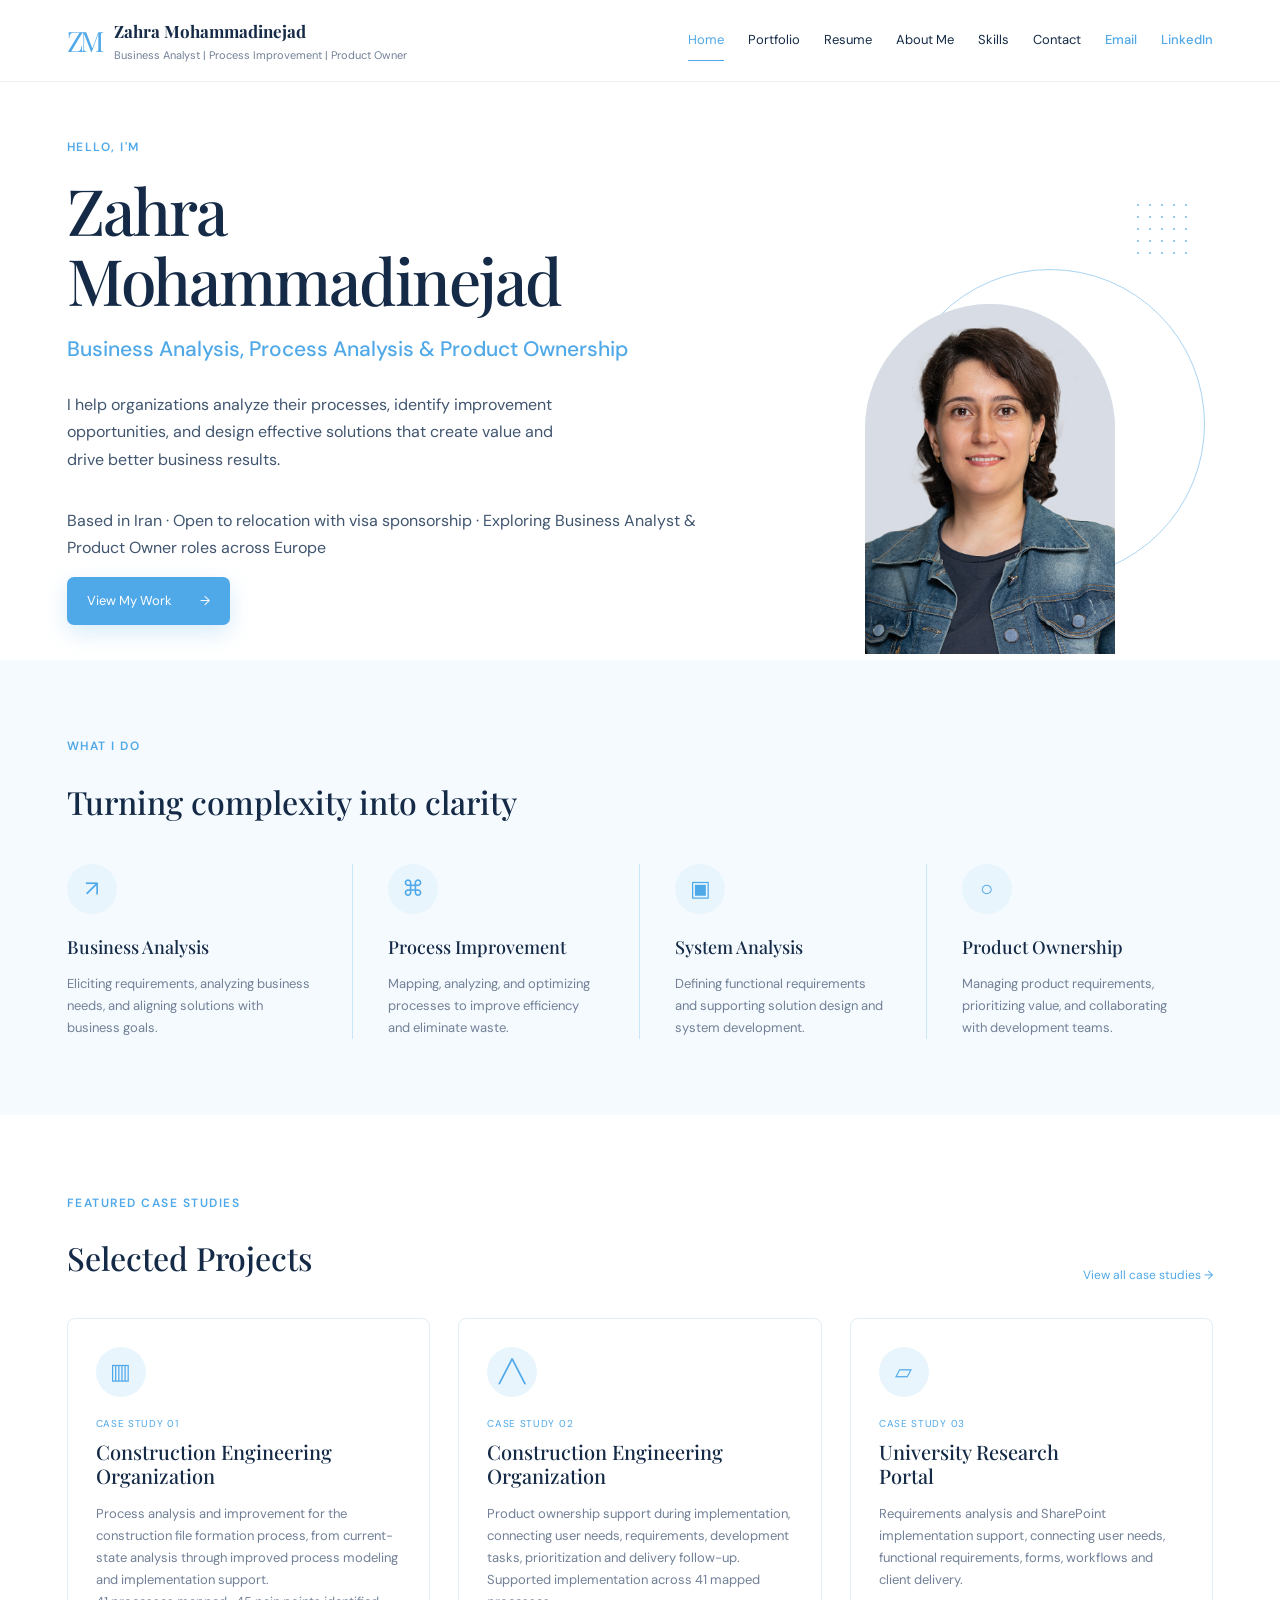
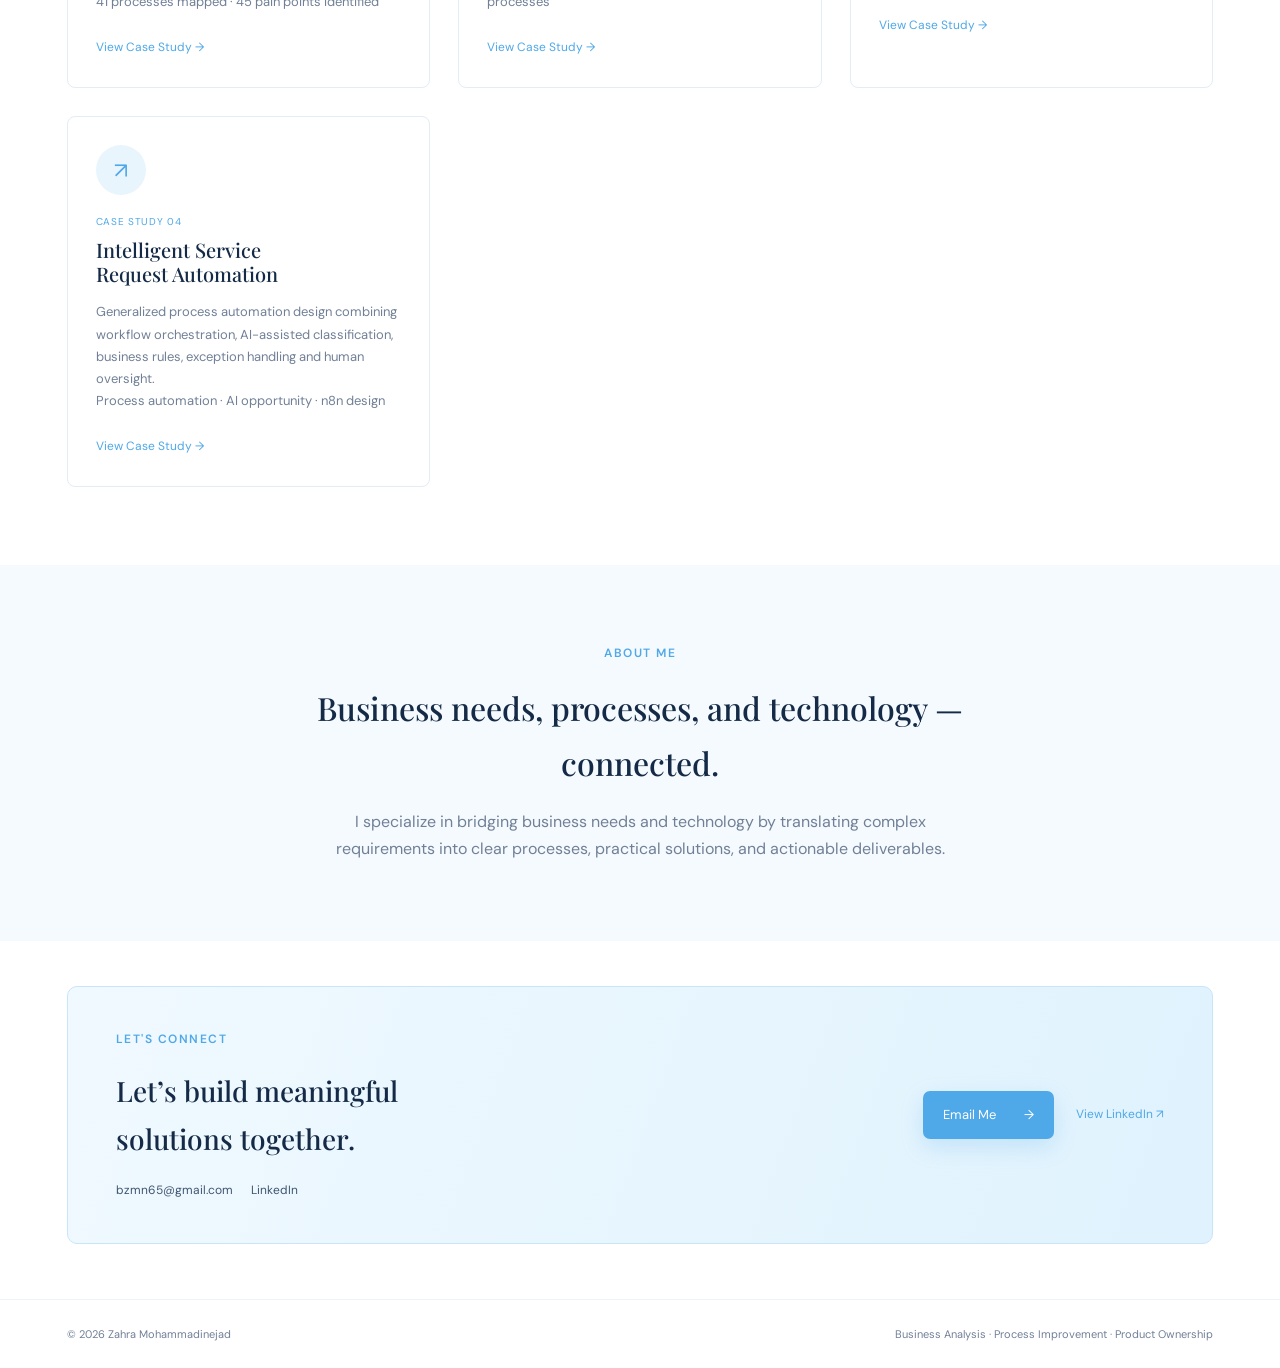
<file: index.html>
<!DOCTYPE html>
<html lang="en">
<head>
  <meta charset="UTF-8">
  <meta name="viewport" content="width=device-width, initial-scale=1.0">
  <title>Zahra Mohammadinejad | Business Analyst</title>
  <link rel="preconnect" href="https://fonts.googleapis.com">
  <link rel="preconnect" href="https://fonts.gstatic.com" crossorigin>
  <link href="https://fonts.googleapis.com/css2?family=DM+Sans:wght@400;500;600&family=Playfair+Display:wght@500;600&display=swap" rel="stylesheet">
  <link rel="stylesheet" href="style.css">
</head>
<body>
<header class="navbar" id="site-header">
  <a class="brand" href="#"><span class="logo">ZM</span><span><strong>Zahra Mohammadinejad</strong><small>Business Analyst | Process Improvement | Product Owner</small></span></a>
  <button class="menu-toggle" id="menu-toggle" type="button" aria-label="Open navigation menu" aria-expanded="false" aria-controls="main-navigation"><span></span><span></span><span></span></button>
  <nav id="main-navigation" aria-label="Main navigation">
    <a class="active" href="#">Home</a><a href="#case-studies">Portfolio</a><a href="resume.html">Resume</a><a href="about.html">About Me</a><a href="#skills">Skills</a><a href="#contact">Contact</a><a class="nav-contact" href="mailto:bzmn65@gmail.com">Email</a><a class="nav-contact" href="https://www.linkedin.com/in/Zahra-Mohammadinejad" target="_blank" rel="noopener">LinkedIn</a>
  </nav>
</header>
<main>
  <section class="hero"><div class="hero-copy"><p class="eyebrow">HELLO, I'M</p><h1>Zahra<br>Mohammadinejad</h1><h2>Business Analysis, Process Analysis & Product Ownership</h2><p class="intro">I help organizations analyze their processes, identify improvement opportunities, and design effective solutions that create value and drive better business results.</p><p class="positioning-line">Based in Iran · Open to relocation with visa sponsorship · Exploring Business Analyst &amp; Product Owner roles across Europe</p><a class="button" href="#case-studies">View My Work <span>→</span></a></div><div class="hero-visual" aria-label="Professional portrait"><div class="portrait-placeholder"><img src="zahra.jpg" alt="Zahra Mohammadinejad"></div><div class="circle"></div><div class="dots"></div></div></section>
  <section class="services" id="skills"><p class="eyebrow">WHAT I DO</p><h2>Turning complexity into clarity</h2><div class="service-grid"><article><div class="icon">↗</div><h3>Business Analysis</h3><p>Eliciting requirements, analyzing business needs, and aligning solutions with business goals.</p></article><article><div class="icon">⌘</div><h3>Process Improvement</h3><p>Mapping, analyzing, and optimizing processes to improve efficiency and eliminate waste.</p></article><article><div class="icon">▣</div><h3>System Analysis</h3><p>Defining functional requirements and supporting solution design and system development.</p></article><article><div class="icon">○</div><h3>Product Ownership</h3><p>Managing product requirements, prioritizing value, and collaborating with development teams.</p></article></div></section>
  <section class="case-studies" id="case-studies"><div class="section-head"><div><p class="eyebrow">FEATURED CASE STUDIES</p><h2>Selected Projects</h2></div><a href="#case-studies">View all case studies <span>→</span></a></div>
    <div class="case-grid">
      <article class="case-card" role="link" tabindex="0" onclick="window.location.href='case-study-01/case-study-01.html'" onkeydown="if(event.key==='Enter'||event.key===' '){event.preventDefault();window.location.href='case-study-01/case-study-01.html'}"><div class="case-icon">▥</div><p class="case-number">CASE STUDY 01</p><h3>Construction Engineering<br>Organization</h3><p>Process analysis and improvement for the construction file formation process, from current-state analysis through improved process modeling and implementation support.</p><p class="case-stat">41 processes mapped · 45 pain points identified</p><a href="case-study-01/case-study-01.html" onclick="event.stopPropagation()">View Case Study <span>→</span></a></article>
      <article class="case-card" role="link" tabindex="0" onclick="window.location.href='case-study-02/case-study-02.html'" onkeydown="if(event.key==='Enter'||event.key===' '){event.preventDefault();window.location.href='case-study-02/case-study-02.html'}"><div class="case-icon">╱╲</div><p class="case-number">CASE STUDY 02</p><h3>Construction Engineering<br>Organization</h3><p>Product ownership support during implementation, connecting user needs, requirements, development tasks, prioritization and delivery follow-up.</p><p class="case-stat">Supported implementation across 41 mapped processes</p><a href="case-study-02/case-study-02.html" onclick="event.stopPropagation()">View Case Study <span>→</span></a></article>
      <article class="case-card" role="link" tabindex="0" onclick="window.location.href='case-study-03/case-study-03.html'" onkeydown="if(event.key==='Enter'||event.key===' '){event.preventDefault();window.location.href='case-study-03/case-study-03.html'}"><div class="case-icon">▱</div><p class="case-number">CASE STUDY 03</p><h3>University Research<br>Portal</h3><p>Requirements analysis and SharePoint implementation support, connecting user needs, functional requirements, forms, workflows and client delivery.</p><a href="case-study-03/case-study-03.html" onclick="event.stopPropagation()">View Case Study <span>→</span></a></article>
      <article class="case-card automation-card" role="link" tabindex="0" onclick="window.location.href='case-study-04/case-study-04.html'" onkeydown="if(event.key==='Enter'||event.key===' '){event.preventDefault();window.location.href='case-study-04/case-study-04.html'}"><div class="case-icon">↗</div><p class="case-number">CASE STUDY 04</p><h3>Intelligent Service<br>Request Automation</h3><p>Generalized process automation design combining workflow orchestration, AI-assisted classification, business rules, exception handling and human oversight.</p><p class="case-stat">Process automation · AI opportunity · n8n design</p><a href="case-study-04/case-study-04.html" onclick="event.stopPropagation()">View Case Study <span>→</span></a></article>
    </div>
  </section>
  <section class="about" id="about"><p class="eyebrow">ABOUT ME</p><h2>Business needs, processes, and technology — connected.</h2><p>I specialize in bridging business needs and technology by translating complex requirements into clear processes, practical solutions, and actionable deliverables.</p></section>
  <section class="contact" id="contact"><div><p class="eyebrow">LET'S CONNECT</p><h2>Let’s build meaningful<br>solutions together.</h2><div class="contact-info"><a href="mailto:bzmn65@gmail.com">bzmn65@gmail.com</a><a href="https://www.linkedin.com/in/Zahra-Mohammadinejad" target="_blank" rel="noopener">LinkedIn</a></div></div><div class="contact-actions"><a class="button" href="mailto:bzmn65@gmail.com">Email Me <span>→</span></a><a class="linkedin-link" href="https://www.linkedin.com/in/Zahra-Mohammadinejad" target="_blank" rel="noopener">View LinkedIn <span>↗</span></a></div></section>
</main>
<footer id="resume"><span>© 2026 Zahra Mohammadinejad</span><span>Business Analysis · Process Improvement · Product Ownership</span></footer>
<script>(function(){const h=document.getElementById('site-header'),b=document.getElementById('menu-toggle'),n=document.getElementById('main-navigation');if(!h||!b||!n)return;b.addEventListener('click',e=>{e.preventDefault();e.stopPropagation();const o=h.classList.toggle('menu-open');b.classList.toggle('open',o);b.setAttribute('aria-expanded',String(o));b.setAttribute('aria-label',o?'Close navigation menu':'Open navigation menu')});n.querySelectorAll('a').forEach(a=>a.addEventListener('click',()=>{h.classList.remove('menu-open');b.classList.remove('open');b.setAttribute('aria-expanded','false')}));document.addEventListener('click',e=>{if(h.classList.contains('menu-open')&&!h.contains(e.target)){h.classList.remove('menu-open');b.classList.remove('open');b.setAttribute('aria-expanded','false')}})})();</script>
</body>
</html>
</file>
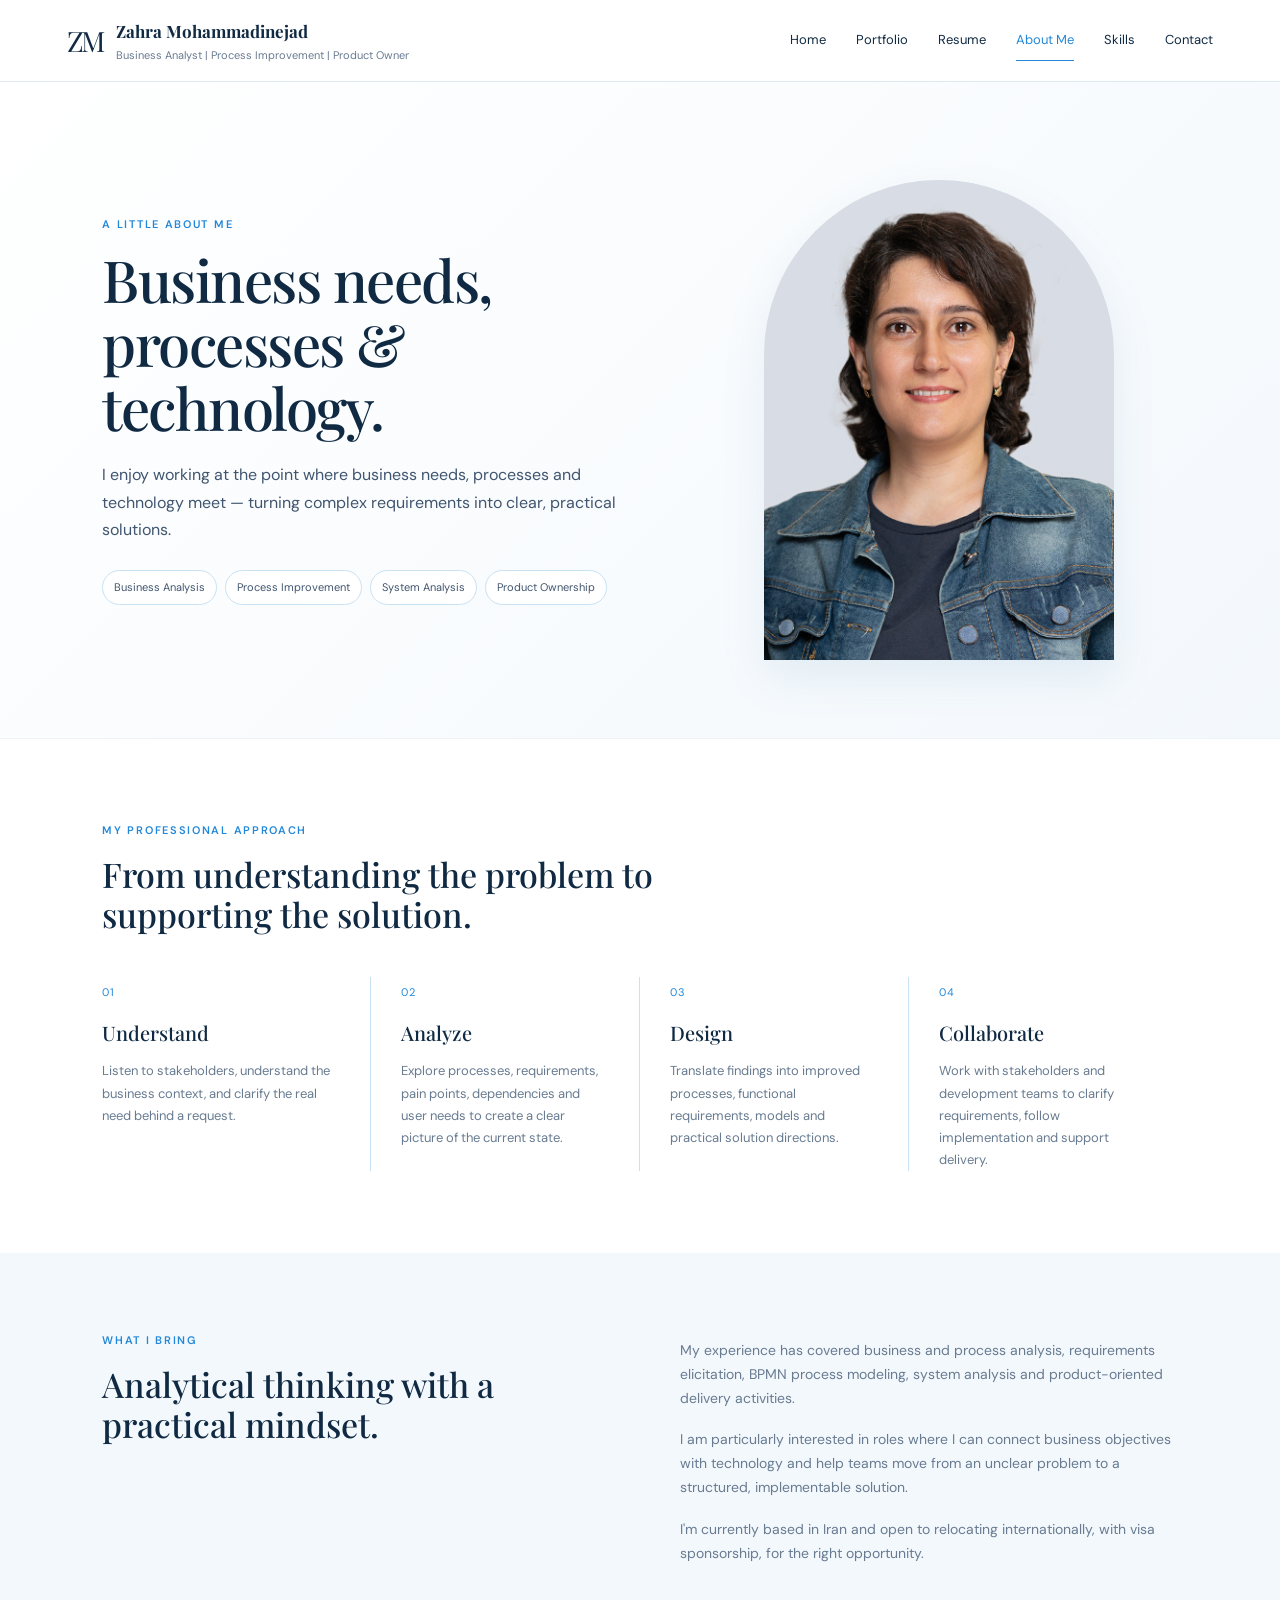
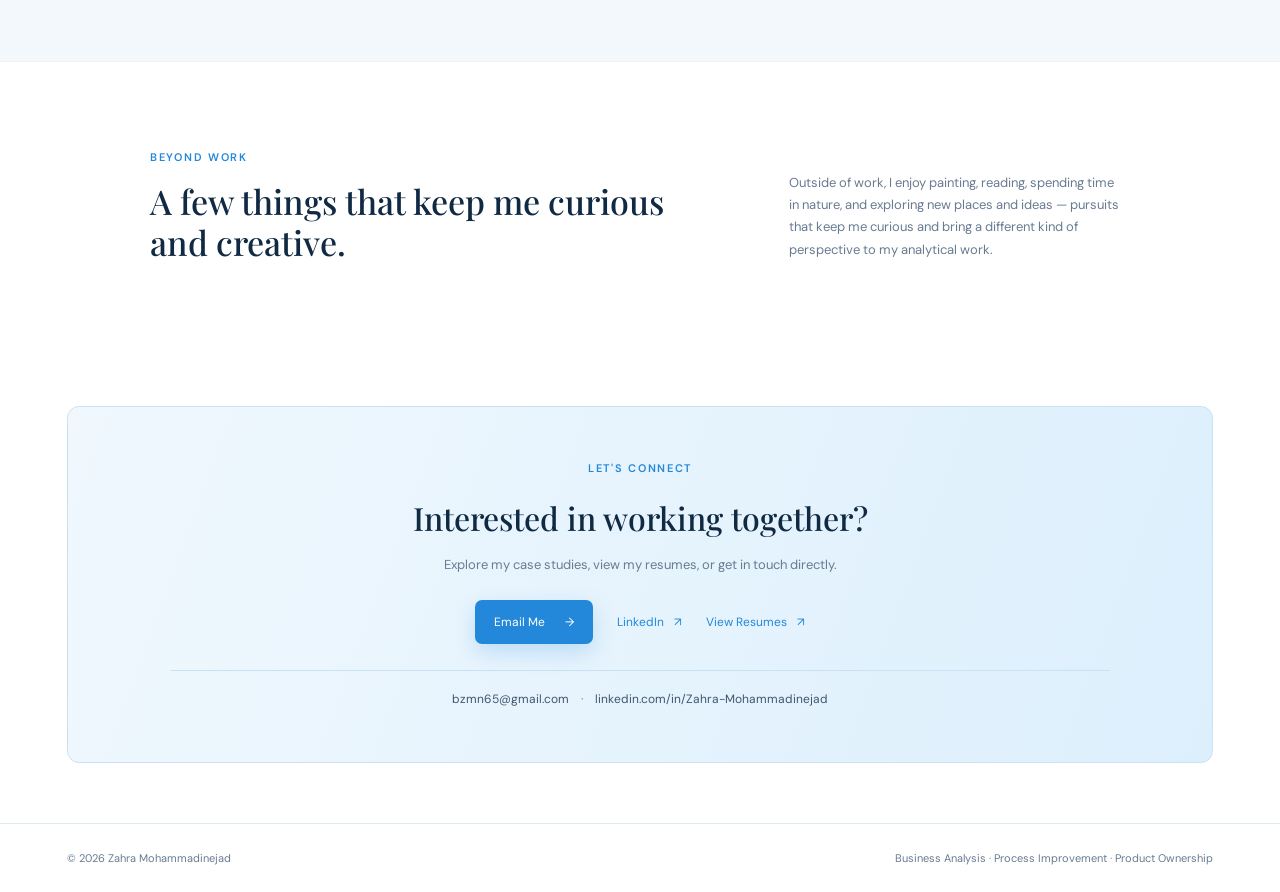
<file: about.html>
<!DOCTYPE html><html lang="en"><head><meta charset="UTF-8"><meta name="viewport" content="width=device-width, initial-scale=1.0"><title>About Me | Zahra Mohammadinejad</title><link rel="preconnect" href="https://fonts.googleapis.com"><link rel="preconnect" href="https://fonts.gstatic.com" crossorigin><link href="https://fonts.googleapis.com/css2?family=DM+Sans:wght@400;500;600&family=Playfair+Display:wght@500;600&display=swap" rel="stylesheet"><link rel="stylesheet" href="about.css"><link rel="stylesheet" href="responsive-nav.css?v=4"></head><body><header class="navbar"><a class="brand" href="index.html"><span class="logo">ZM</span><span><strong>Zahra Mohammadinejad</strong><small>Business Analyst | Process Improvement | Product Owner</small></span></a><button class="menu-toggle" type="button" aria-label="Open navigation menu" aria-expanded="false"><span></span><span></span><span></span></button><nav><a href="index.html">Home</a><a href="index.html#case-studies">Portfolio</a><a href="resume.html">Resume</a><a class="active" href="about.html">About Me</a><a href="index.html#skills">Skills</a><a href="index.html#contact">Contact</a></nav></header><main><section class="about-hero"><div class="hero-copy"><p class="eyebrow">A LITTLE ABOUT ME</p><h1>Business needs,<br>processes & technology.</h1><p class="lead">I enjoy working at the point where business needs, processes and technology meet — turning complex requirements into clear, practical solutions.</p><div class="hero-tags"><span>Business Analysis</span><span>Process Improvement</span><span>System Analysis</span><span>Product Ownership</span></div></div><div class="hero-photo"><img src="zahra.jpg" alt="Zahra Mohammadinejad"></div></section><section class="journey"><div class="section-label"><p class="eyebrow">MY PROFESSIONAL APPROACH</p><h2>From understanding the problem to supporting the solution.</h2></div><div class="approach-grid"><article><span class="step">01</span><h3>Understand</h3><p>Listen to stakeholders, understand the business context, and clarify the real need behind a request.</p></article><article><span class="step">02</span><h3>Analyze</h3><p>Explore processes, requirements, pain points, dependencies and user needs to create a clear picture of the current state.</p></article><article><span class="step">03</span><h3>Design</h3><p>Translate findings into improved processes, functional requirements, models and practical solution directions.</p></article><article><span class="step">04</span><h3>Collaborate</h3><p>Work with stakeholders and development teams to clarify requirements, follow implementation and support delivery.</p></article></div></section><section class="experience"><div><p class="eyebrow">WHAT I BRING</p><h2>Analytical thinking with a practical mindset.</h2></div><div class="experience-text"><p>My experience has covered business and process analysis, requirements elicitation, BPMN process modeling, system analysis and product-oriented delivery activities.</p><p>I am particularly interested in roles where I can connect business objectives with technology and help teams move from an unclear problem to a structured, implementable solution.</p><p>I'm currently based in Iran and open to relocating internationally, with visa sponsorship, for the right opportunity.</p></div></section><section class="beyond"><div class="beyond-intro"><div><p class="eyebrow">BEYOND WORK</p><h2>A few things that keep me curious and creative.</h2></div><p class="section-note">Outside of work, I enjoy painting, reading, spending time in nature, and exploring new places and ideas — pursuits that keep me curious and bring a different kind of perspective to my analytical work.</p></div></section><section class="connect"><p class="eyebrow">LET'S CONNECT</p><h2>Interested in working together?</h2><p>Explore my case studies, view my resumes, or get in touch directly.</p><div class="contact-links"><a class="button" href="mailto:bzmn65@gmail.com">Email Me <span>→</span></a><a class="text-link" href="https://www.linkedin.com/in/Zahra-Mohammadinejad" target="_blank" rel="noopener">LinkedIn <span>↗</span></a><a class="text-link" href="resume.html">View Resumes <span>↗</span></a></div><div class="contact-details"><a href="mailto:bzmn65@gmail.com">bzmn65@gmail.com</a><span>·</span><a href="https://www.linkedin.com/in/Zahra-Mohammadinejad" target="_blank" rel="noopener">linkedin.com/in/Zahra-Mohammadinejad</a></div></section></main><footer><span>© 2026 Zahra Mohammadinejad</span><span>Business Analysis · Process Improvement · Product Ownership</span></footer><script src="responsive-nav.js?v=4"></script></body></html>
</file>
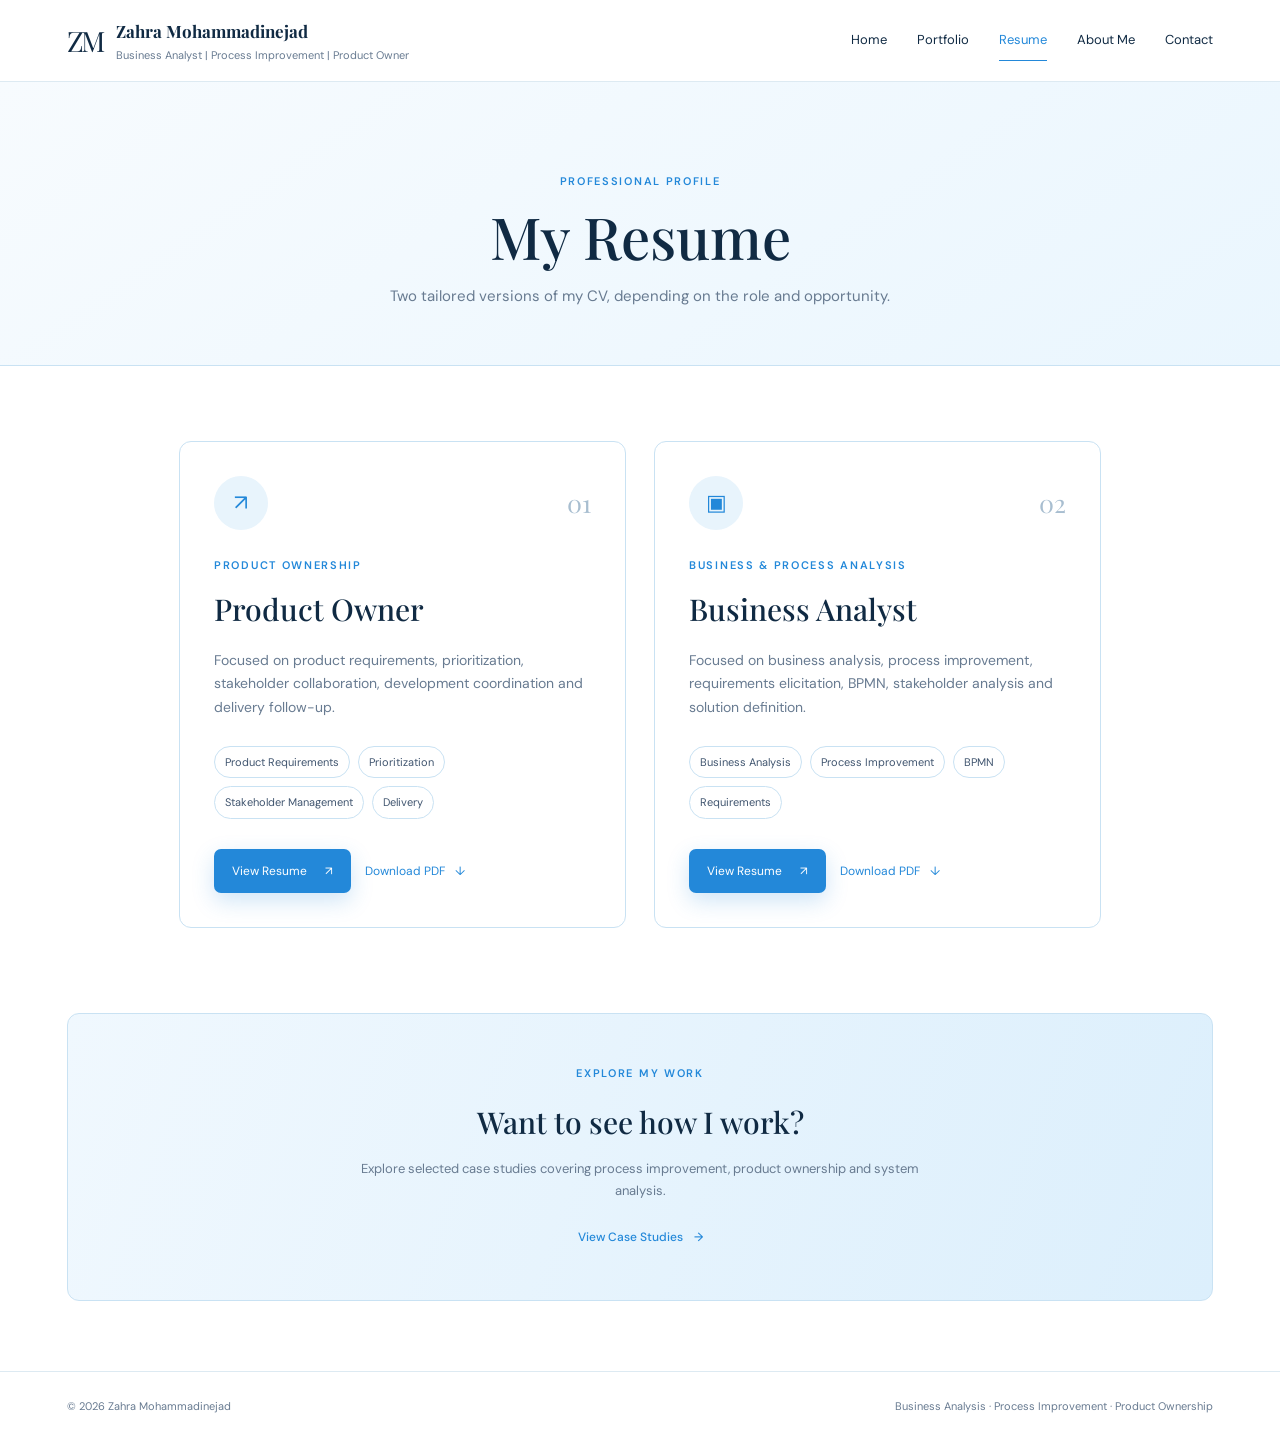
<file: resume.html>
<!DOCTYPE html>
<html lang="en">
<head>
<meta charset="UTF-8"><meta name="viewport" content="width=device-width, initial-scale=1.0">
<title>Resume | Zahra Mohammadinejad</title>
<link rel="preconnect" href="https://fonts.googleapis.com"><link rel="preconnect" href="https://fonts.gstatic.com" crossorigin>
<link href="https://fonts.googleapis.com/css2?family=DM+Sans:wght@400;500;600&family=Playfair+Display:wght@500;600&display=swap" rel="stylesheet">
<link rel="stylesheet" href="resume.css"><link rel="stylesheet" href="responsive-nav.css?v=4">
</head><body>
<header class="navbar"><a class="brand" href="index.html"><span class="logo">ZM</span><span><strong>Zahra Mohammadinejad</strong><small>Business Analyst | Process Improvement | Product Owner</small></span></a><button class="menu-toggle" type="button" aria-label="Open navigation menu" aria-expanded="false"><span></span><span></span><span></span></button><nav><a href="index.html">Home</a><a href="index.html#case-studies">Portfolio</a><a class="active" href="resume.html">Resume</a><a href="about.html">About Me</a><a href="index.html#contact">Contact</a></nav></header>
<main><section class="resume-hero"><p class="eyebrow">PROFESSIONAL PROFILE</p><h1>My Resume</h1><p>Two tailored versions of my CV, depending on the role and opportunity.</p></section><section class="resume-grid"><article class="resume-card"><div class="card-top"><div class="resume-icon">↗</div><span>01</span></div><p class="eyebrow">PRODUCT OWNERSHIP</p><h2>Product Owner</h2><p class="description">Focused on product requirements, prioritization, stakeholder collaboration, development coordination and delivery follow-up.</p><div class="highlights"><span>Product Requirements</span><span>Prioritization</span><span>Stakeholder Management</span><span>Delivery</span></div><div class="actions"><a class="button" href="zahra-mohammadi-PO2026-4.pdf" target="_blank" rel="noopener">View Resume <span>↗</span></a><a class="download" href="zahra-mohammadi-PO2026-4.pdf" download>Download PDF <span>↓</span></a></div></article><article class="resume-card"><div class="card-top"><div class="resume-icon">▣</div><span>02</span></div><p class="eyebrow">BUSINESS & PROCESS ANALYSIS</p><h2>Business Analyst</h2><p class="description">Focused on business analysis, process improvement, requirements elicitation, BPMN, stakeholder analysis and solution definition.</p><div class="highlights"><span>Business Analysis</span><span>Process Improvement</span><span>BPMN</span><span>Requirements</span></div><div class="actions"><a class="button" href="zahra-mohammadi-BA2026-4.pdf" target="_blank" rel="noopener">View Resume <span>↗</span></a><a class="download" href="zahra-mohammadi-BA2026-4.pdf" download>Download PDF <span>↓</span></a></div></article></section><section class="bottom-note"><p class="eyebrow">EXPLORE MY WORK</p><h2>Want to see how I work?</h2><p>Explore selected case studies covering process improvement, product ownership and system analysis.</p><a href="index.html#case-studies">View Case Studies <span>→</span></a></section></main><footer><span>© 2026 Zahra Mohammadinejad</span><span>Business Analysis · Process Improvement · Product Ownership</span></footer><script src="responsive-nav.js?v=4"></script></body></html>
</file>
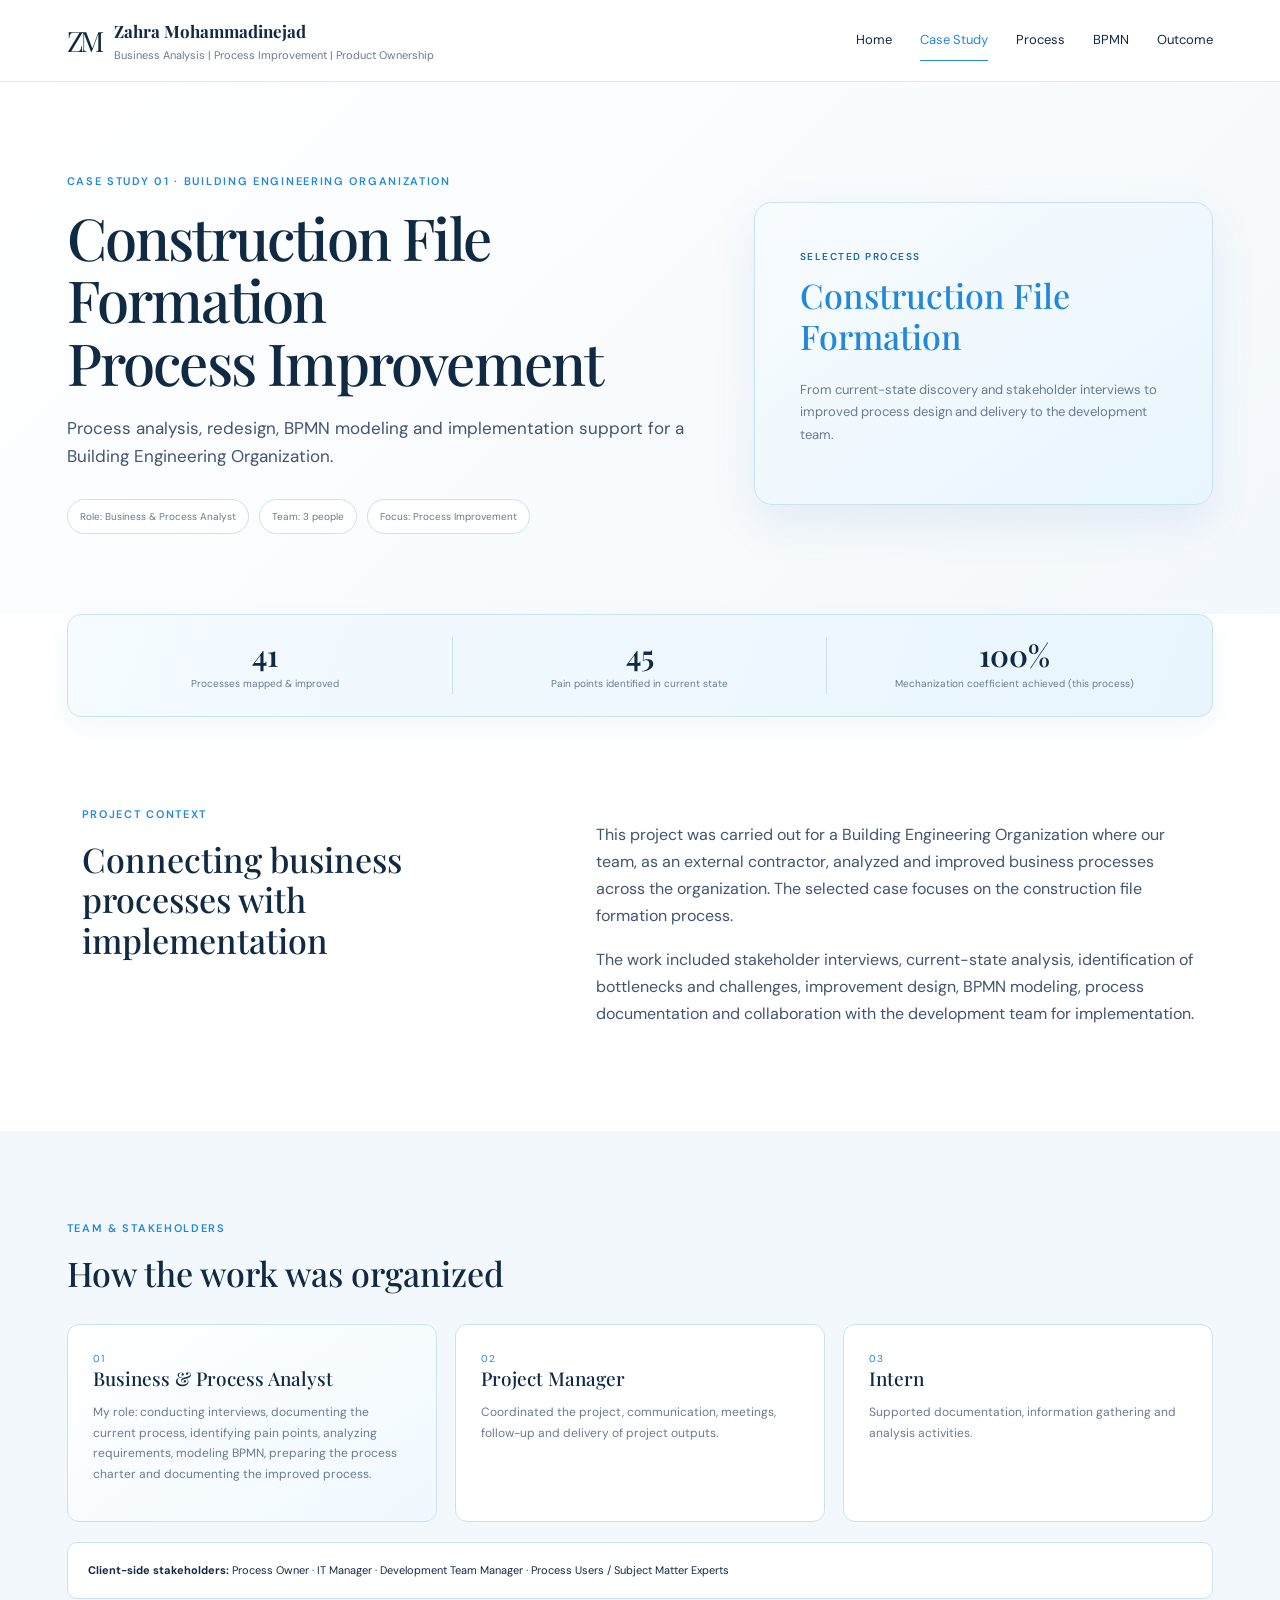
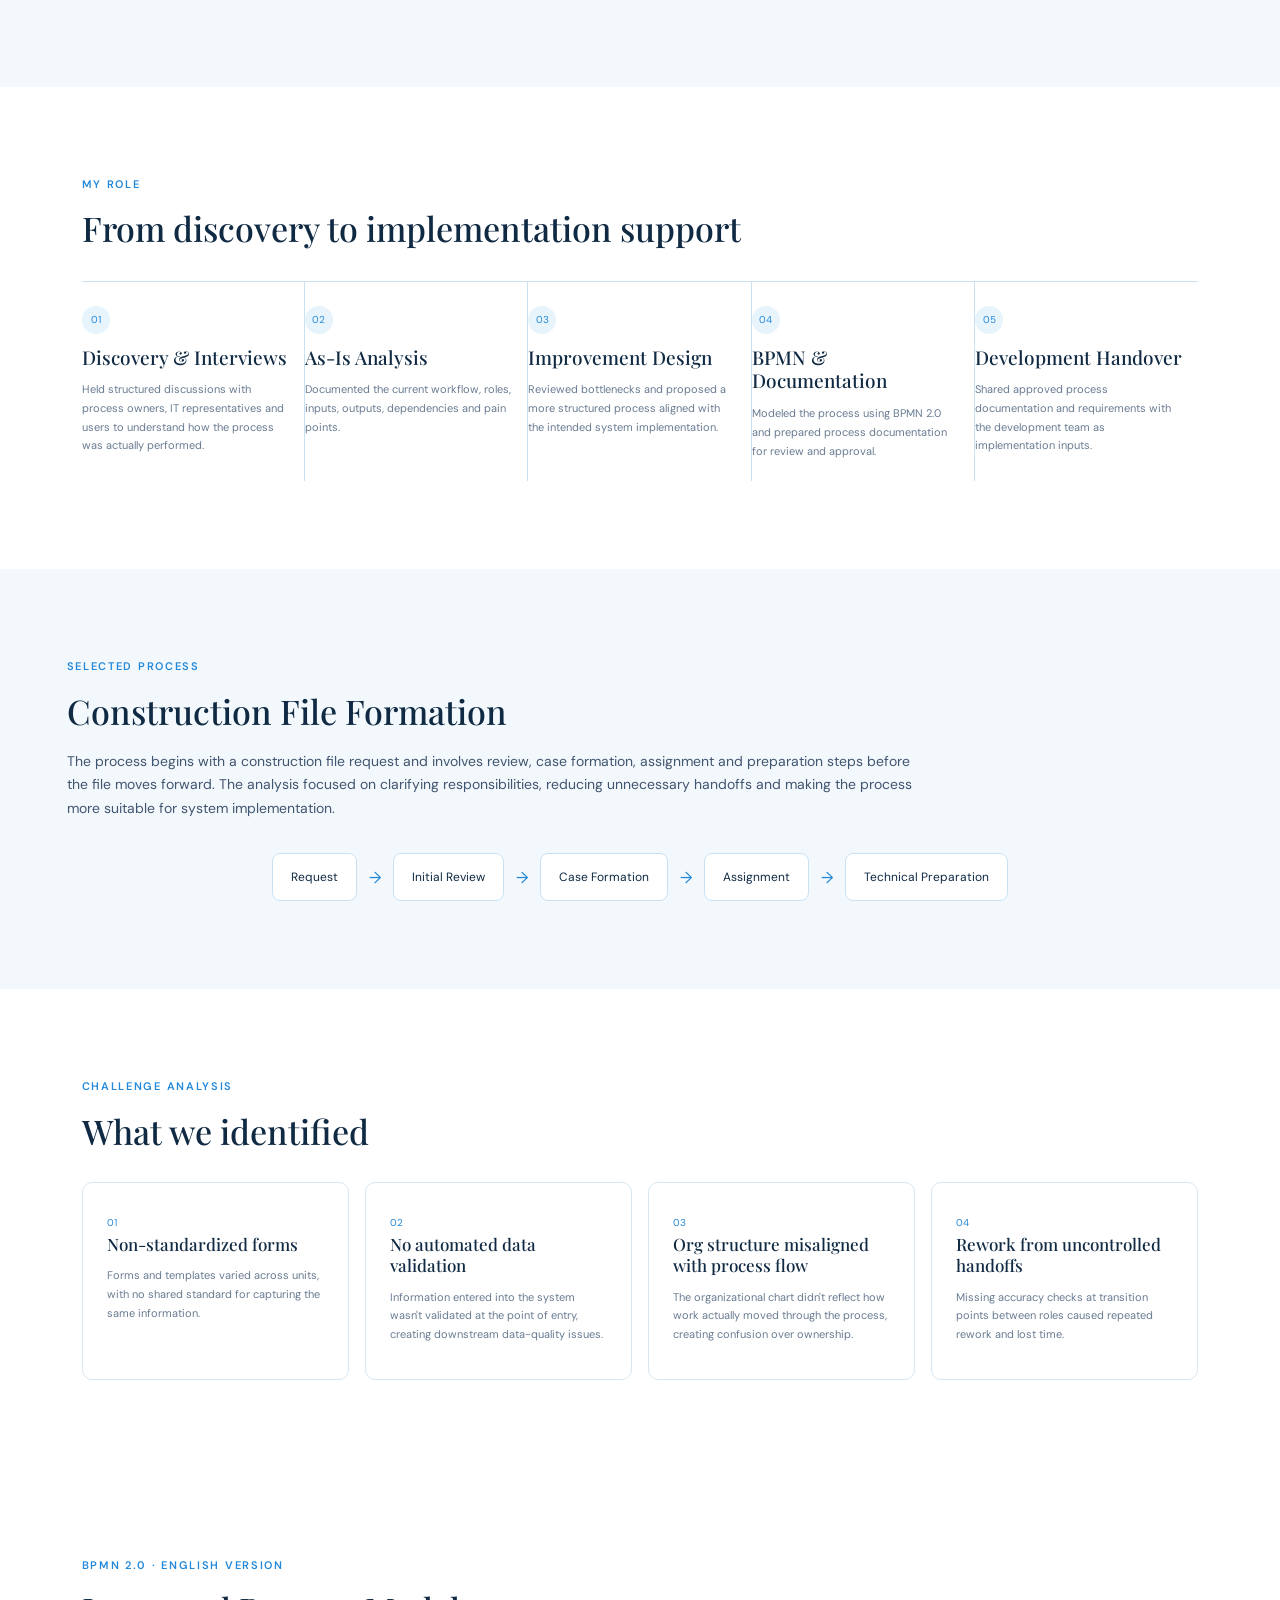
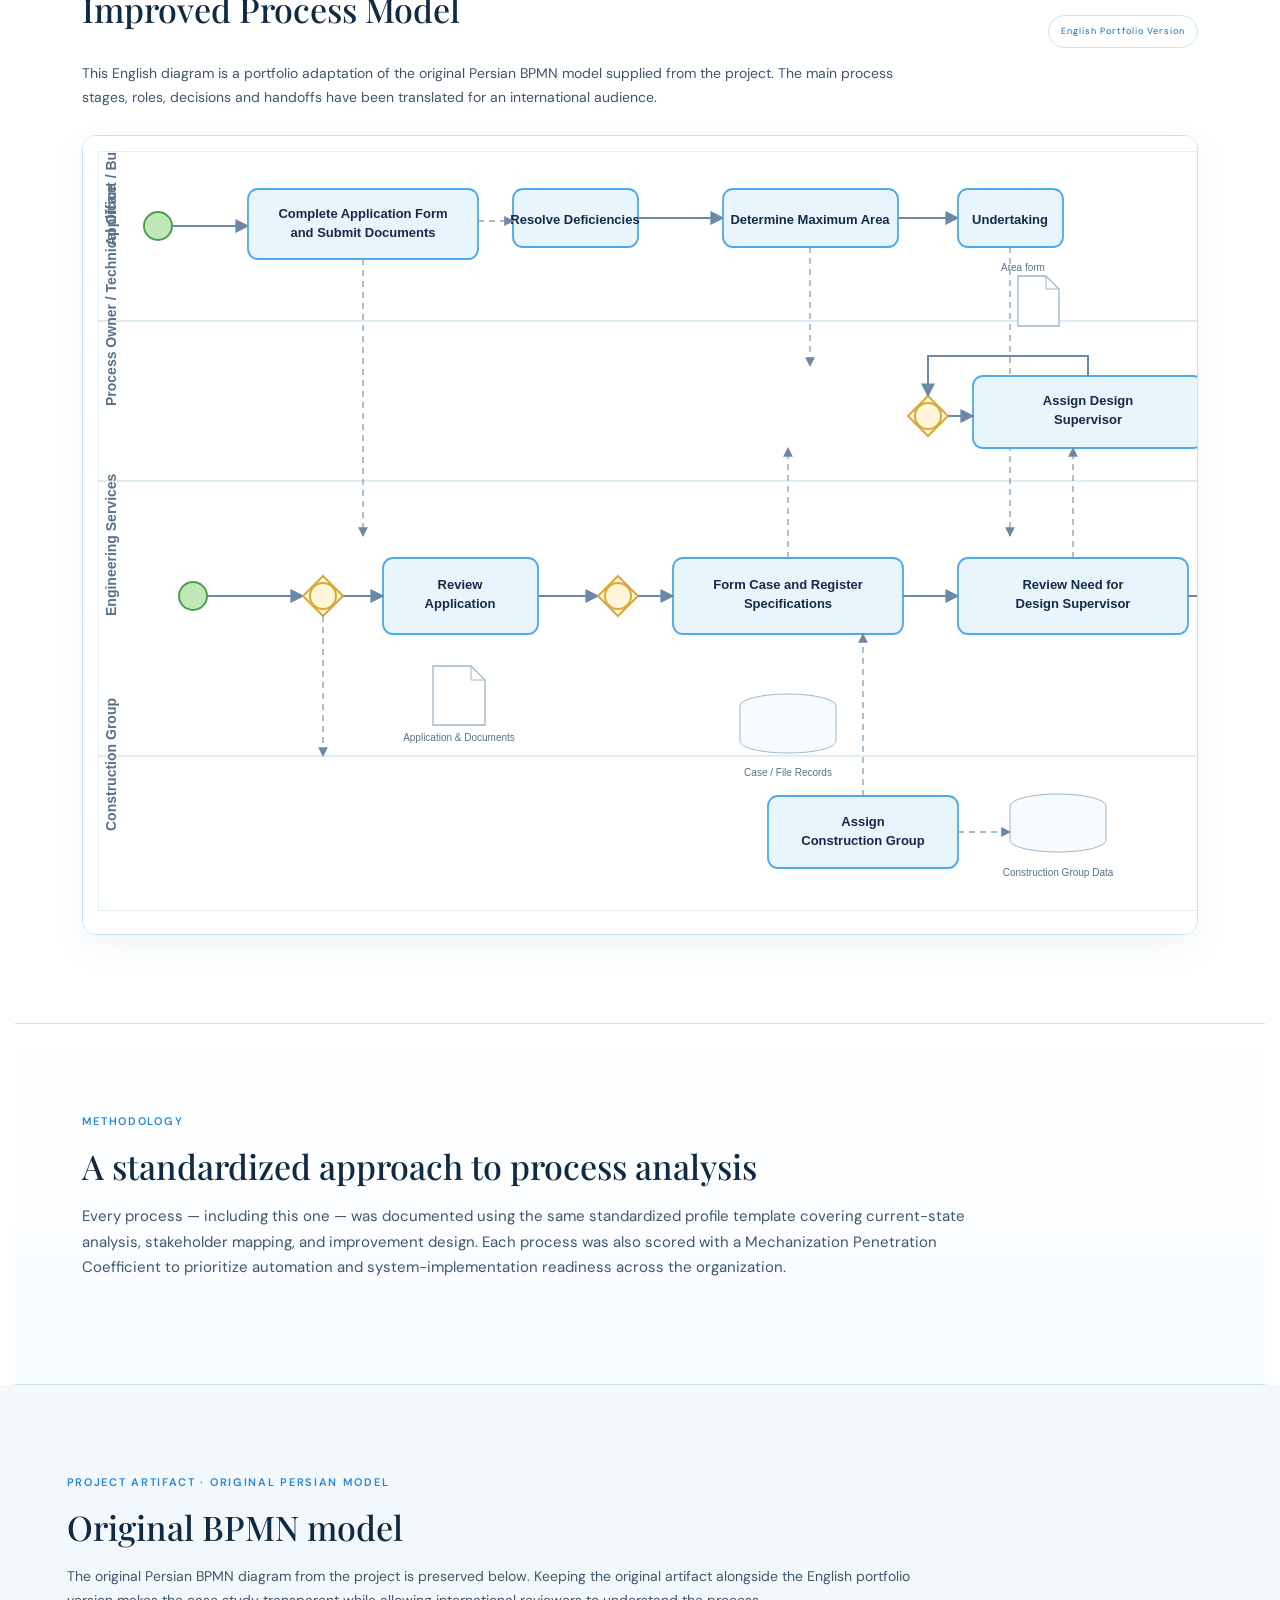
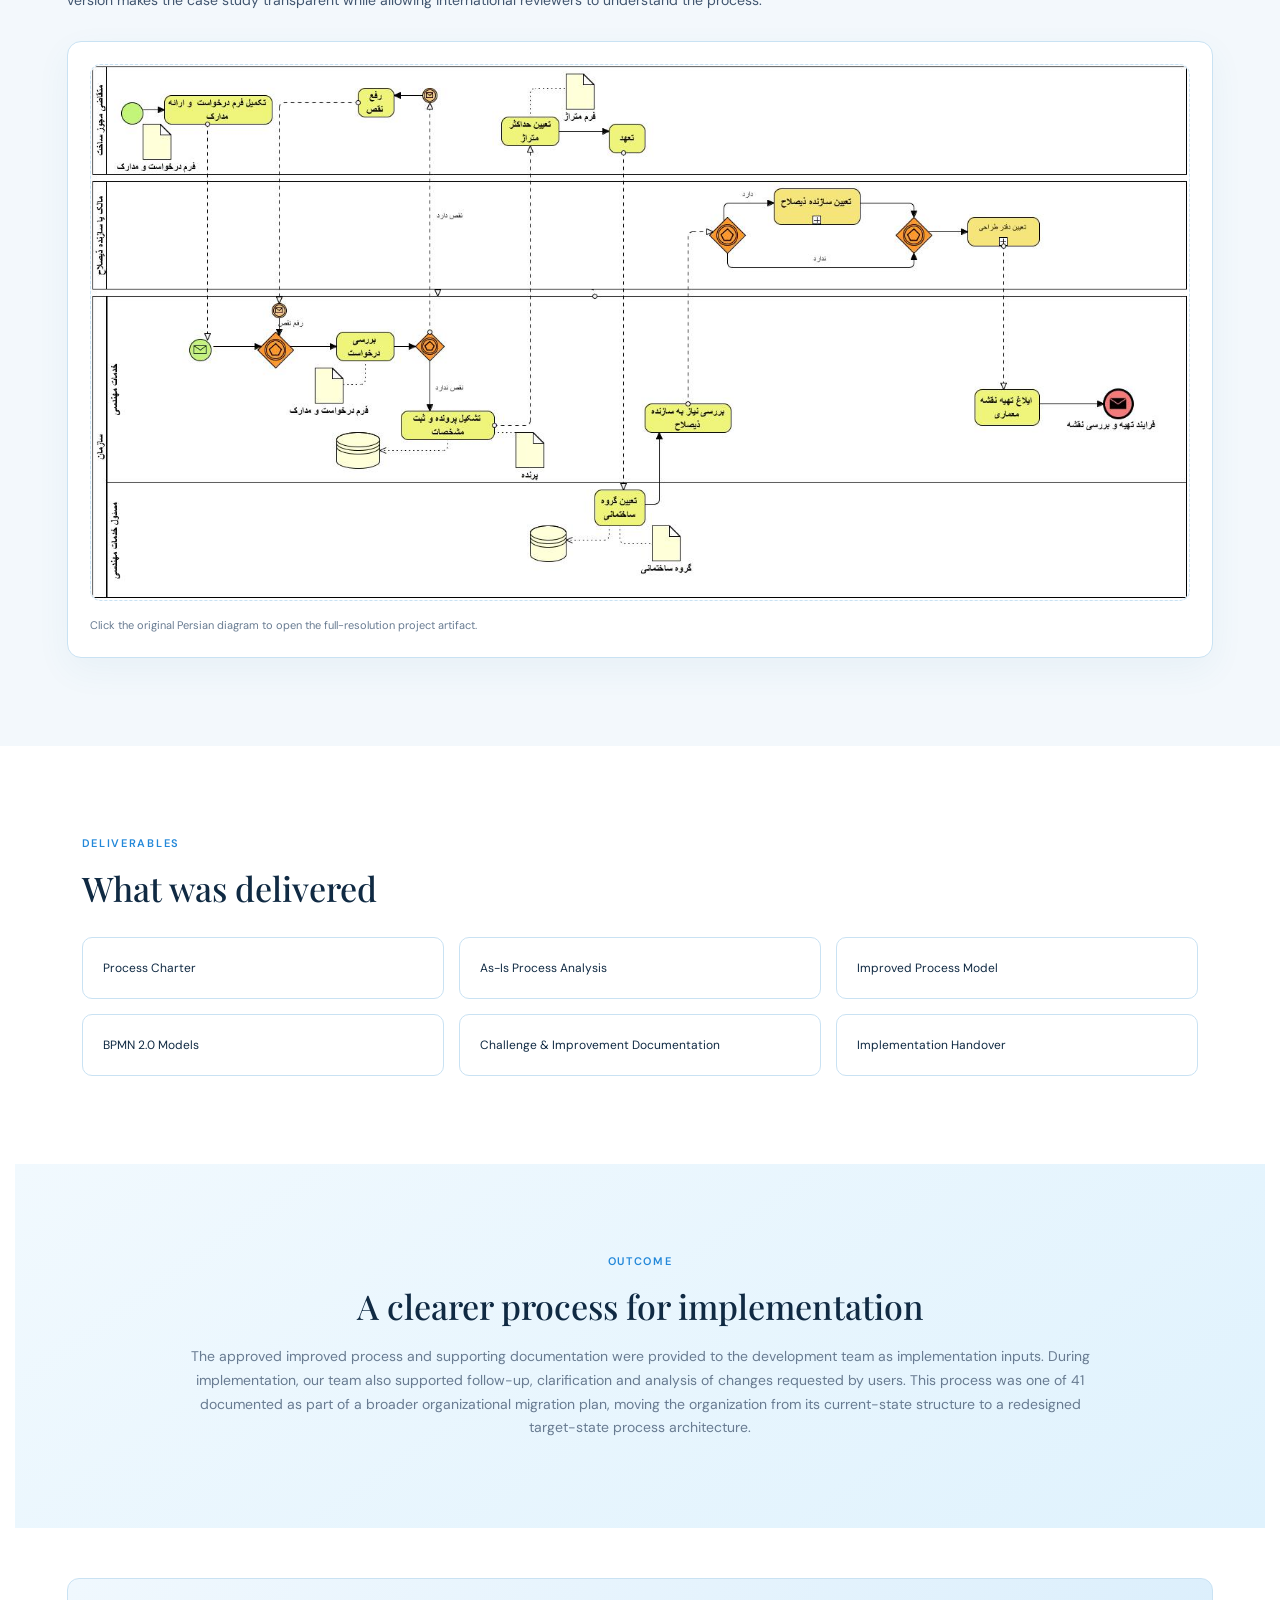
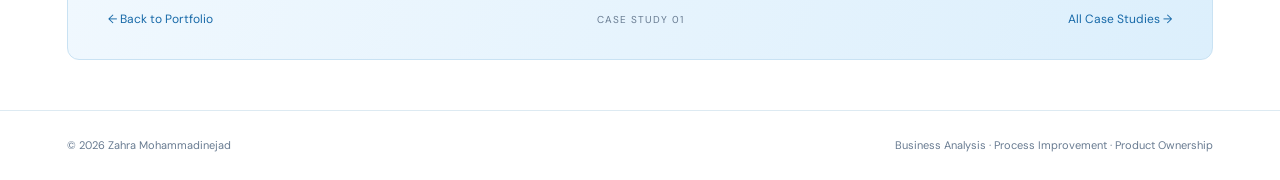
<file: case-study-01/case-study-01.html>
<!DOCTYPE html><html lang="en"><head><meta charset="UTF-8"><meta name="viewport" content="width=device-width, initial-scale=1.0"><title>Case Study 01 | Building Engineering Organization</title><meta name="description" content="Case Study 01 — Construction file formation process analysis and improvement for a Building Engineering Organization."><link rel="preconnect" href="https://fonts.googleapis.com"><link rel="preconnect" href="https://fonts.gstatic.com" crossorigin><link href="https://fonts.googleapis.com/css2?family=DM+Sans:wght@400;500;600&family=Playfair+Display:wght@500;600&display=swap" rel="stylesheet"><link rel="stylesheet" href="case-study-01.css"><link rel="stylesheet" href="../responsive-nav.css?v=4"></head><body><header class="navbar"><a class="brand" href="../index.html"><span class="logo">ZM</span><span><strong>Zahra Mohammadinejad</strong><small>Business Analysis | Process Improvement | Product Ownership</small></span></a><button class="menu-toggle" type="button" aria-label="Open navigation menu" aria-expanded="false"><span></span><span></span><span></span></button><nav><a href="../index.html">Home</a><a class="active" href="#overview">Case Study</a><a href="#process">Process</a><a href="#bpmn">BPMN</a><a href="#outcome">Outcome</a></nav></header><main><section class="hero" id="overview"><div class="hero-copy"><p class="eyebrow">CASE STUDY 01 · BUILDING ENGINEERING ORGANIZATION</p><h1>Construction File Formation<br>Process Improvement</h1><p class="lead">Process analysis, redesign, BPMN modeling and implementation support for a Building Engineering Organization.</p><div class="hero-meta"><span>Role: Business &amp; Process Analyst</span><span>Team: 3 people</span><span>Focus: Process Improvement</span></div></div><div class="hero-card"><div class="mini-label">SELECTED PROCESS</div><h2>Construction File Formation</h2><p>From current-state discovery and stakeholder interviews to improved process design and delivery to the development team.</p></div></section><section class="stats-bar" aria-label="Selected project statistics"><div class="stat"><strong>41</strong><span>Processes mapped &amp; improved</span></div><div class="stat"><strong>45</strong><span>Pain points identified in current state</span></div><div class="stat"><strong>100%</strong><span>Mechanization coefficient achieved (this process)</span></div></section><section class="section two-col"><div><p class="eyebrow">PROJECT CONTEXT</p><h2>Connecting business processes with implementation</h2></div><div><p>This project was carried out for a Building Engineering Organization where our team, as an external contractor, analyzed and improved business processes across the organization. The selected case focuses on the construction file formation process.</p><p>The work included stakeholder interviews, current-state analysis, identification of bottlenecks and challenges, improvement design, BPMN modeling, process documentation and collaboration with the development team for implementation.</p></div></section><section class="section soft" id="team"><p class="eyebrow">TEAM &amp; STAKEHOLDERS</p><h2>How the work was organized</h2><div class="team-grid"><article><div class="num">01</div><h3>Business &amp; Process Analyst</h3><p>My role: conducting interviews, documenting the current process, identifying pain points, analyzing requirements, modeling BPMN, preparing the process charter and documenting the improved process.</p></article><article><div class="num">02</div><h3>Project Manager</h3><p>Coordinated the project, communication, meetings, follow-up and delivery of project outputs.</p></article><article><div class="num">03</div><h3>Intern</h3><p>Supported documentation, information gathering and analysis activities.</p></article></div><div class="stakeholders"><strong>Client-side stakeholders:</strong> Process Owner · IT Manager · Development Team Manager · Process Users / Subject Matter Experts</div></section><section class="section" id="role"><p class="eyebrow">MY ROLE</p><h2>From discovery to implementation support</h2><div class="role-grid"><div><span>01</span><h3>Discovery &amp; Interviews</h3><p>Held structured discussions with process owners, IT representatives and users to understand how the process was actually performed.</p></div><div><span>02</span><h3>As-Is Analysis</h3><p>Documented the current workflow, roles, inputs, outputs, dependencies and pain points.</p></div><div><span>03</span><h3>Improvement Design</h3><p>Reviewed bottlenecks and proposed a more structured process aligned with the intended system implementation.</p></div><div><span>04</span><h3>BPMN &amp; Documentation</h3><p>Modeled the process using BPMN 2.0 and prepared process documentation for review and approval.</p></div><div><span>05</span><h3>Development Handover</h3><p>Shared approved process documentation and requirements with the development team as implementation inputs.</p></div></div></section><section class="section soft" id="process"><p class="eyebrow">SELECTED PROCESS</p><h2>Construction File Formation</h2><p class="section-intro">The process begins with a construction file request and involves review, case formation, assignment and preparation steps before the file moves forward. The analysis focused on clarifying responsibilities, reducing unnecessary handoffs and making the process more suitable for system implementation.</p><div class="flow"><div>Request</div><i>→</i><div>Initial Review</div><i>→</i><div>Case Formation</div><i>→</i><div>Assignment</div><i>→</i><div>Technical Preparation</div></div></section><section class="section" id="challenges"><p class="eyebrow">CHALLENGE ANALYSIS</p><h2>What we identified</h2><div class="challenge-grid"><article><span>01</span><h3>Non-standardized forms</h3><p>Forms and templates varied across units, with no shared standard for capturing the same information.</p></article><article><span>02</span><h3>No automated data validation</h3><p>Information entered into the system wasn't validated at the point of entry, creating downstream data-quality issues.</p></article><article><span>03</span><h3>Org structure misaligned with process flow</h3><p>The organizational chart didn't reflect how work actually moved through the process, creating confusion over ownership.</p></article><article><span>04</span><h3>Rework from uncontrolled handoffs</h3><p>Missing accuracy checks at transition points between roles caused repeated rework and lost time.</p></article></div></section><section class="section bpmn-section" id="bpmn"><div class="section-head"><div><p class="eyebrow">BPMN 2.0 · ENGLISH VERSION</p><h2>Improved Process Model</h2></div><span class="tag">English Portfolio Version</span></div><p class="section-intro">This English diagram is a portfolio adaptation of the original Persian BPMN model supplied from the project. The main process stages, roles, decisions and handoffs have been translated for an international audience.</p><div class="bpmn-wrap"><img class="bpmn-image" src="bpmn-english.svg" alt="English BPMN 2.0 version of the construction file formation process"></div></section><section class="section methodology"><p class="eyebrow">METHODOLOGY</p><h2>A standardized approach to process analysis</h2><p>Every process — including this one — was documented using the same standardized profile template covering current-state analysis, stakeholder mapping, and improvement design. Each process was also scored with a Mechanization Penetration Coefficient to prioritize automation and system-implementation readiness across the organization.</p></section><section class="section soft" id="artifacts"><p class="eyebrow">PROJECT ARTIFACT · ORIGINAL PERSIAN MODEL</p><h2>Original BPMN model</h2><p class="section-intro">The original Persian BPMN diagram from the project is preserved below. Keeping the original artifact alongside the English portfolio version makes the case study transparent while allowing international reviewers to understand the process.</p><div class="artifact"><div class="artifact-preview"><a href="../construction-file-formation-original.jpg" target="_blank" rel="noopener"><img src="../construction-file-formation-original.jpg" alt="Original Persian BPMN model — Construction File Formation at the Building Engineering Organization" style="display:block;width:100%;height:auto;border-radius:10px"></a></div><p class="artifact-note">Click the original Persian diagram to open the full-resolution project artifact.</p></div></section><section class="section" id="deliverables"><p class="eyebrow">DELIVERABLES</p><h2>What was delivered</h2><div class="deliverable-grid"><div>Process Charter</div><div>As-Is Process Analysis</div><div>Improved Process Model</div><div>BPMN 2.0 Models</div><div>Challenge &amp; Improvement Documentation</div><div>Implementation Handover</div></div></section><section class="section outcome" id="outcome"><p class="eyebrow">OUTCOME</p><h2>A clearer process for implementation</h2><p>The approved improved process and supporting documentation were provided to the development team as implementation inputs. During implementation, our team also supported follow-up, clarification and analysis of changes requested by users. This process was one of 41 documented as part of a broader organizational migration plan, moving the organization from its current-state structure to a redesigned target-state process architecture.</p></section><section class="next"><a href="../index.html">← Back to Portfolio</a><span>CASE STUDY 01</span><a href="../index.html#case-studies">All Case Studies →</a></section></main><footer><span>© 2026 Zahra Mohammadinejad</span><span>Business Analysis · Process Improvement · Product Ownership</span></footer><script src="../responsive-nav.js?v=4"></script></body></html>
</file>
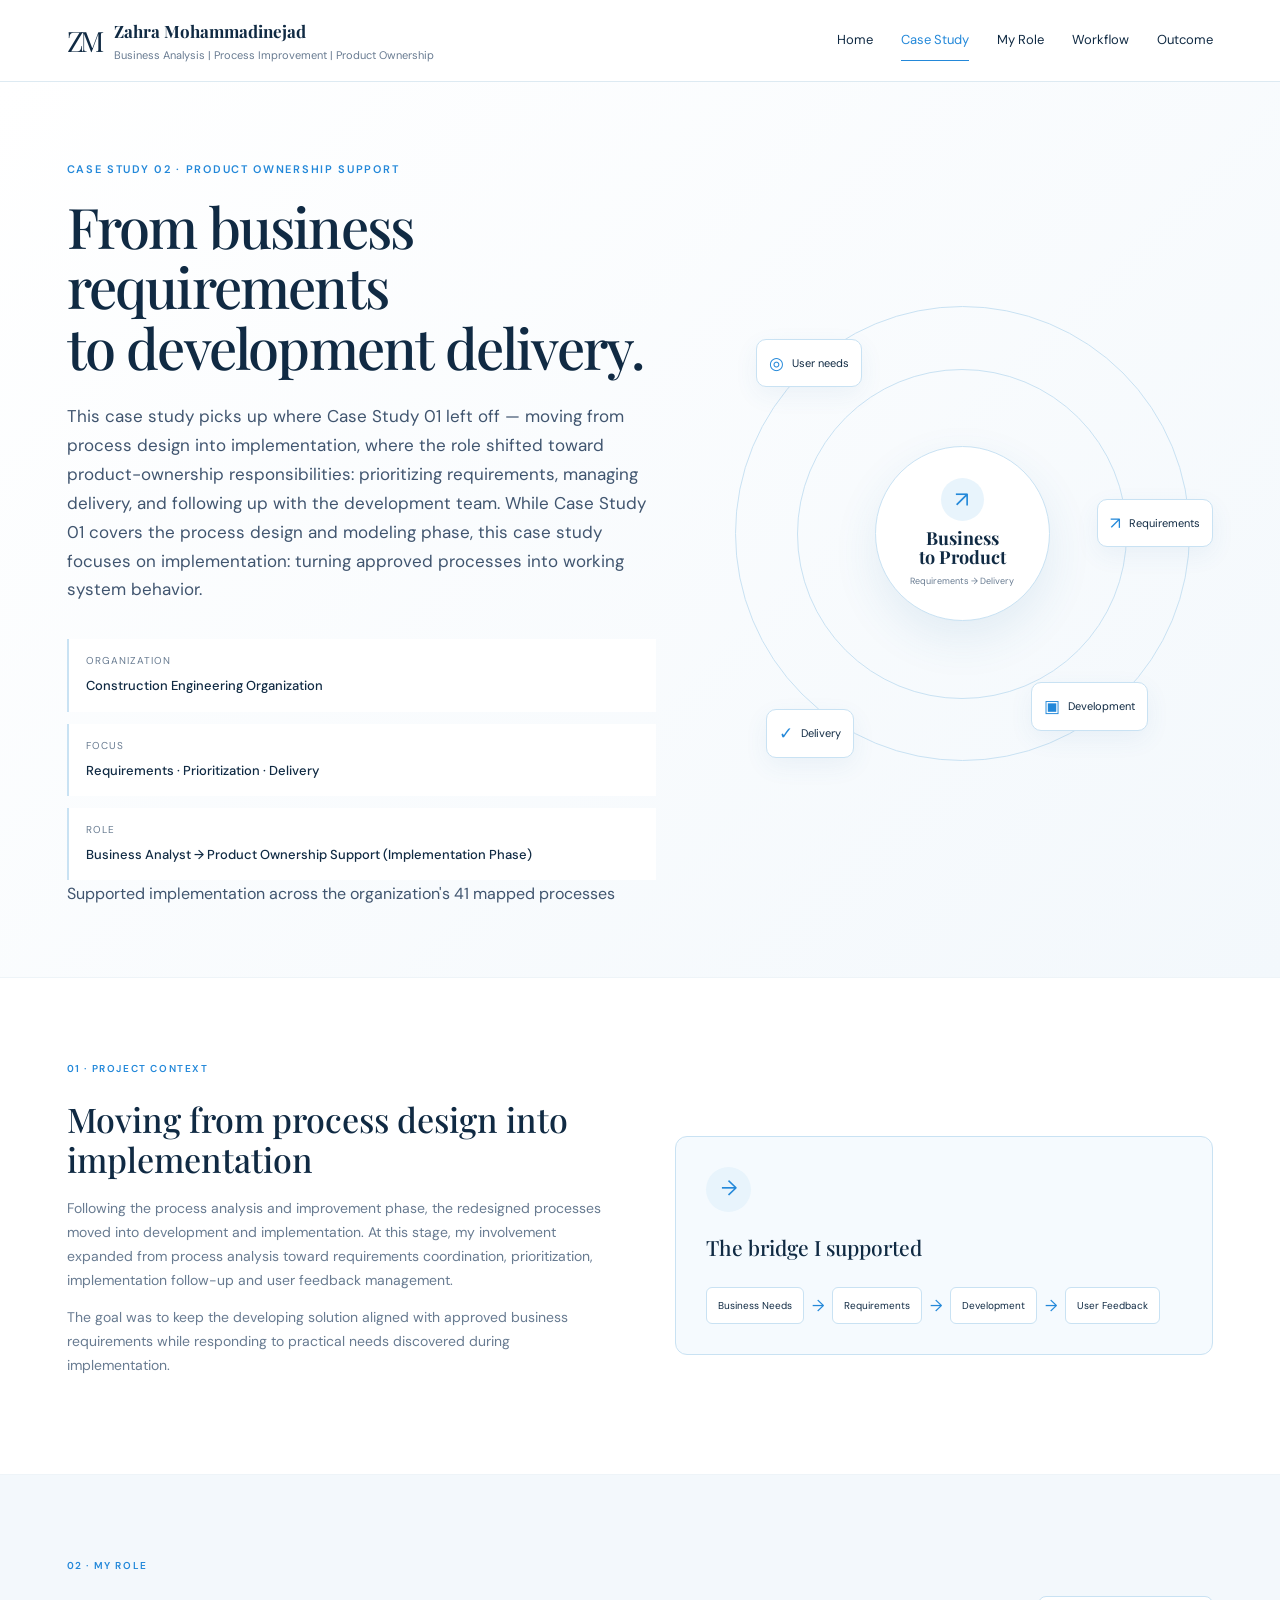
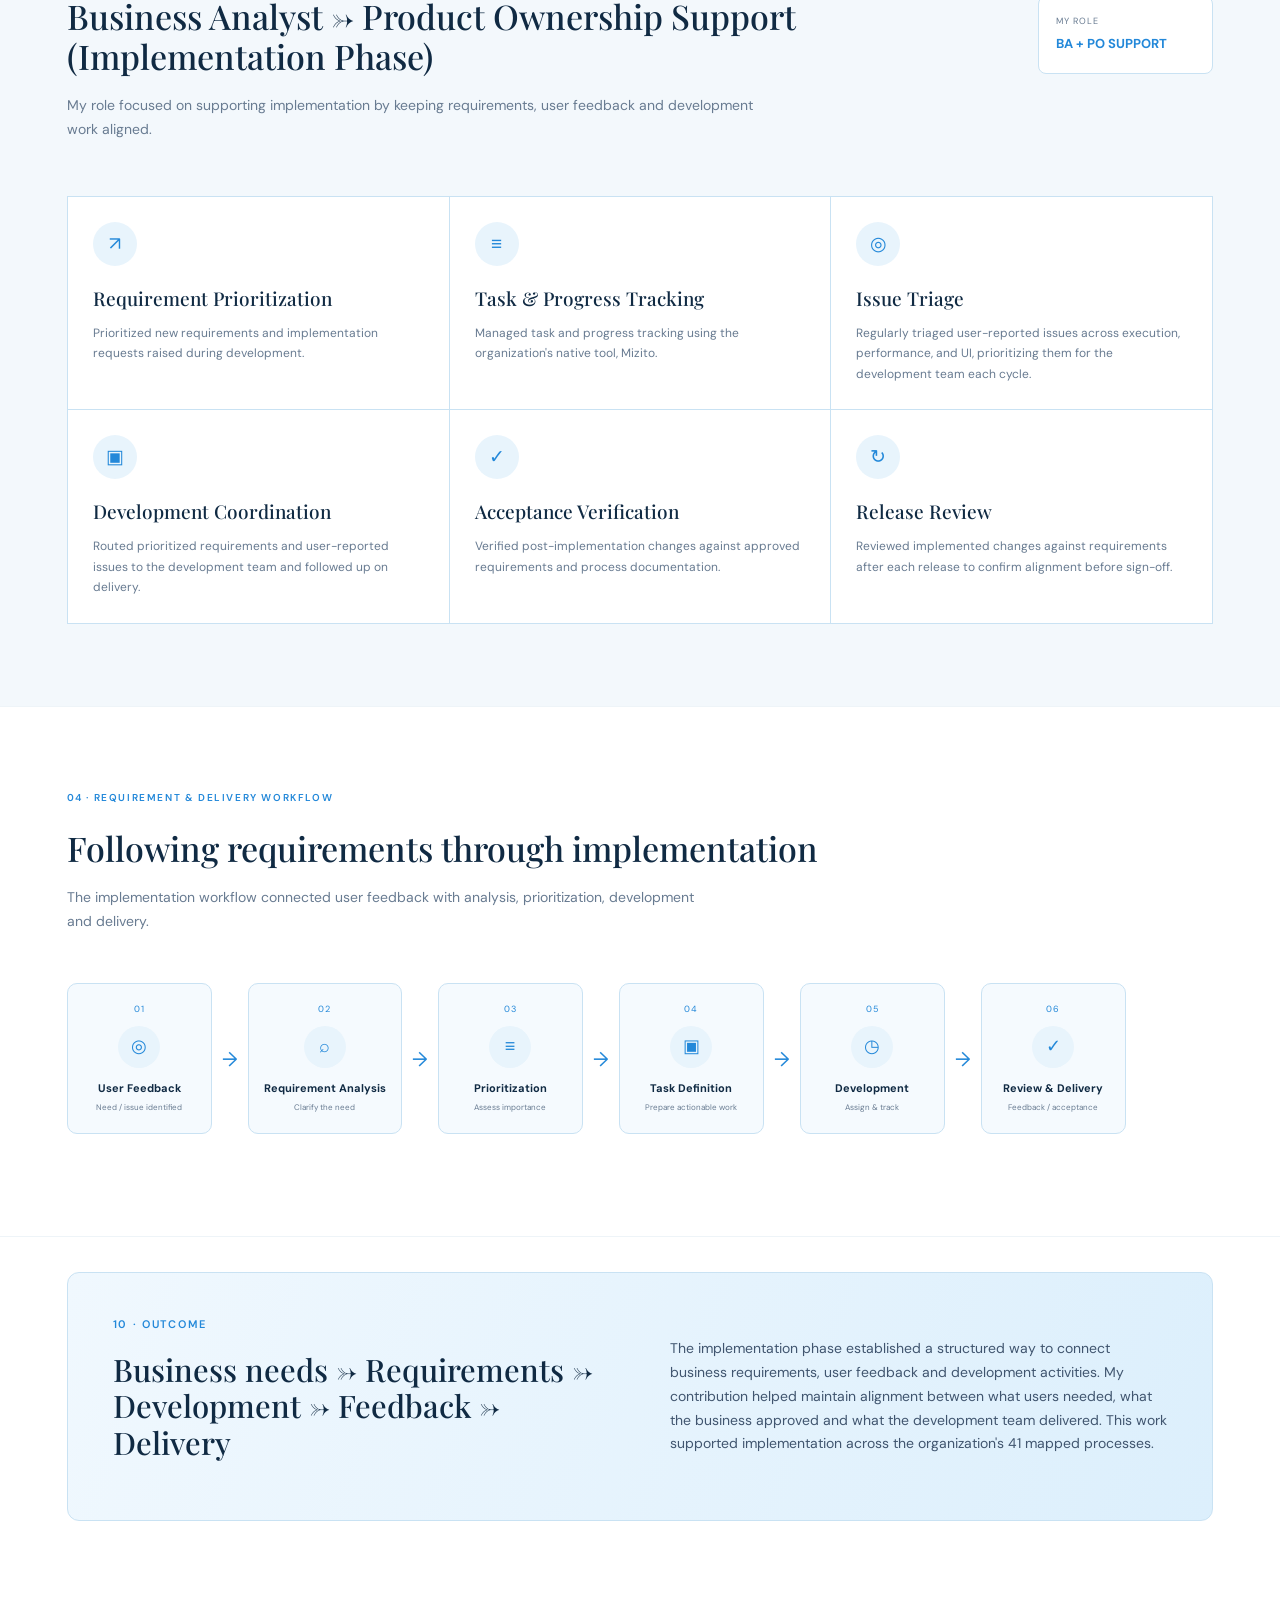
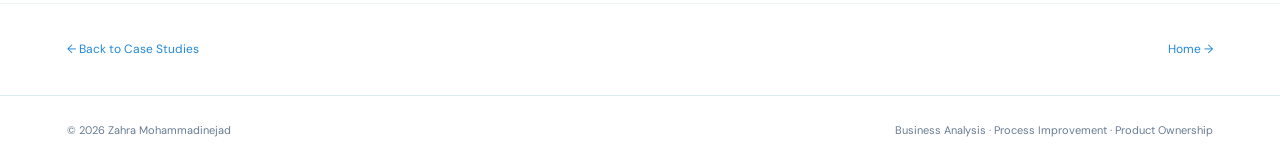
<file: case-study-02/case-study-02.html>
<!DOCTYPE html>
<html lang="en">
<head>
  <meta charset="UTF-8">
  <meta name="viewport" content="width=device-width, initial-scale=1.0">
  <title>Case Study 02 | Product Ownership Support | Zahra Mohammadinejad</title>
  <link rel="preconnect" href="https://fonts.googleapis.com">
  <link rel="preconnect" href="https://fonts.gstatic.com" crossorigin>
  <link href="https://fonts.googleapis.com/css2?family=DM+Sans:wght@400;500;600&family=Playfair+Display:wght@500;600&display=swap" rel="stylesheet">
  <link rel="stylesheet" href="case-study-02.css">
  <link rel="stylesheet" href="../theme.css">
  <link rel="stylesheet" href="../responsive-nav.css?v=4">
</head>
<body>
<header class="navbar">
  <a class="brand" href="../index.html"><span class="logo">ZM</span><span><strong>Zahra Mohammadinejad</strong><small>Business Analysis | Process Improvement | Product Ownership</small></span></a>
  <button class="menu-toggle" type="button" aria-label="Open navigation menu" aria-expanded="false"><span></span><span></span><span></span></button>
  <nav><a href="../index.html">Home</a><a class="active" href="#top">Case Study</a><a href="#role">My Role</a><a href="#workflow">Workflow</a><a href="#outcome">Outcome</a></nav>
</header>
<main id="top">
  <section class="hero"><div class="hero-copy"><p class="eyebrow">CASE STUDY 02 · PRODUCT OWNERSHIP SUPPORT</p><h1>From business requirements<br>to development delivery.</h1><p class="lead">This case study picks up where Case Study 01 left off — moving from process design into implementation, where the role shifted toward product-ownership responsibilities: prioritizing requirements, managing delivery, and following up with the development team. While Case Study 01 covers the process design and modeling phase, this case study focuses on implementation: turning approved processes into working system behavior.</p><div class="hero-meta"><div><span>Organization</span><strong>Construction Engineering Organization</strong></div><div><span>Focus</span><strong>Requirements · Prioritization · Delivery</strong></div><div><span>Role</span><strong>Business Analyst → Product Ownership Support (Implementation Phase)</strong></div></div><div class="scale-line">Supported implementation across the organization's 41 mapped processes</div></div><div class="hero-visual" aria-label="Product delivery workflow illustration"><div class="orbit orbit-two"></div><div class="orbit orbit-one"></div><div class="node node-user"><span>◎</span>User needs</div><div class="node node-process"><span>↗</span>Requirements</div><div class="node node-dev"><span>▣</span>Development</div><div class="node node-delivery"><span>✓</span>Delivery</div><div class="product-core"><div class="core-icon">↗</div><strong>Business<br>to Product</strong><small>Requirements → Delivery</small></div></div></section>
  <section class="section context"><div class="section-label">01 · PROJECT CONTEXT</div><div class="two-col"><div><h2>Moving from process design into implementation</h2><p>Following the process analysis and improvement phase, the redesigned processes moved into development and implementation. At this stage, my involvement expanded from process analysis toward requirements coordination, prioritization, implementation follow-up and user feedback management.</p><p>The goal was to keep the developing solution aligned with approved business requirements while responding to practical needs discovered during implementation.</p></div><div class="highlight-card"><div class="mini-icon">→</div><h3>The bridge I supported</h3><div class="bridge"><span>Business Needs</span><i>→</i><span>Requirements</span><i>→</i><span>Development</span><i>→</i><span>User Feedback</span></div></div></div></section>
  <section class="section role" id="role"><div class="section-label">02 · MY ROLE</div><div class="role-head"><div><h2>Business Analyst → Product Ownership Support (Implementation Phase)</h2><p>My role focused on supporting implementation by keeping requirements, user feedback and development work aligned.</p></div><div class="role-badge"><span>MY ROLE</span><strong>BA + PO SUPPORT</strong></div></div><div class="responsibility-grid"><article><div class="icon">↗</div><h3>Requirement Prioritization</h3><p>Prioritized new requirements and implementation requests raised during development.</p></article><article><div class="icon">≡</div><h3>Task & Progress Tracking</h3><p>Managed task and progress tracking using the organization's native tool, Mizito.</p></article><article><div class="icon">◎</div><h3>Issue Triage</h3><p>Regularly triaged user-reported issues across execution, performance, and UI, prioritizing them for the development team each cycle.</p></article><article><div class="icon">▣</div><h3>Development Coordination</h3><p>Routed prioritized requirements and user-reported issues to the development team and followed up on delivery.</p></article><article><div class="icon">✓</div><h3>Acceptance Verification</h3><p>Verified post-implementation changes against approved requirements and process documentation.</p></article><article><div class="icon">↻</div><h3>Release Review</h3><p>Reviewed implemented changes against requirements after each release to confirm alignment before sign-off.</p></article></div></section>
  <section class="section workflow-section" id="workflow"><div class="section-label">04 · REQUIREMENT & DELIVERY WORKFLOW</div><h2>Following requirements through implementation</h2><p class="section-intro">The implementation workflow connected user feedback with analysis, prioritization, development and delivery.</p><div class="workflow"><div class="flow-step"><span>01</span><div class="flow-icon">◎</div><strong>User Feedback</strong><small>Need / issue identified</small></div><div class="arrow">→</div><div class="flow-step"><span>02</span><div class="flow-icon">⌕</div><strong>Requirement Analysis</strong><small>Clarify the need</small></div><div class="arrow">→</div><div class="flow-step"><span>03</span><div class="flow-icon">≡</div><strong>Prioritization</strong><small>Assess importance</small></div><div class="arrow">→</div><div class="flow-step"><span>04</span><div class="flow-icon">▣</div><strong>Task Definition</strong><small>Prepare actionable work</small></div><div class="arrow">→</div><div class="flow-step"><span>05</span><div class="flow-icon">◷</div><strong>Development</strong><small>Assign & track</small></div><div class="arrow">→</div><div class="flow-step"><span>06</span><div class="flow-icon">✓</div><strong>Review & Delivery</strong><small>Feedback / acceptance</small></div></div></section>
  <section class="section outcome" id="outcome"><div class="outcome-card"><div><p class="eyebrow">10 · OUTCOME</p><h2>Business needs → Requirements → Development → Feedback → Delivery</h2></div><p>The implementation phase established a structured way to connect business requirements, user feedback and development activities. My contribution helped maintain alignment between what users needed, what the business approved and what the development team delivered. This work supported implementation across the organization's 41 mapped processes.</p></div></section>
  <section class="next-case"><a href="../index.html#case-studies">← Back to Case Studies</a><a href="../index.html">Home <span>→</span></a></section>
</main>
<footer><span>© 2026 Zahra Mohammadinejad</span><span>Business Analysis · Process Improvement · Product Ownership</span></footer>
<script src="../responsive-nav.js?v=4"></script>
</body>
</html>
</file>
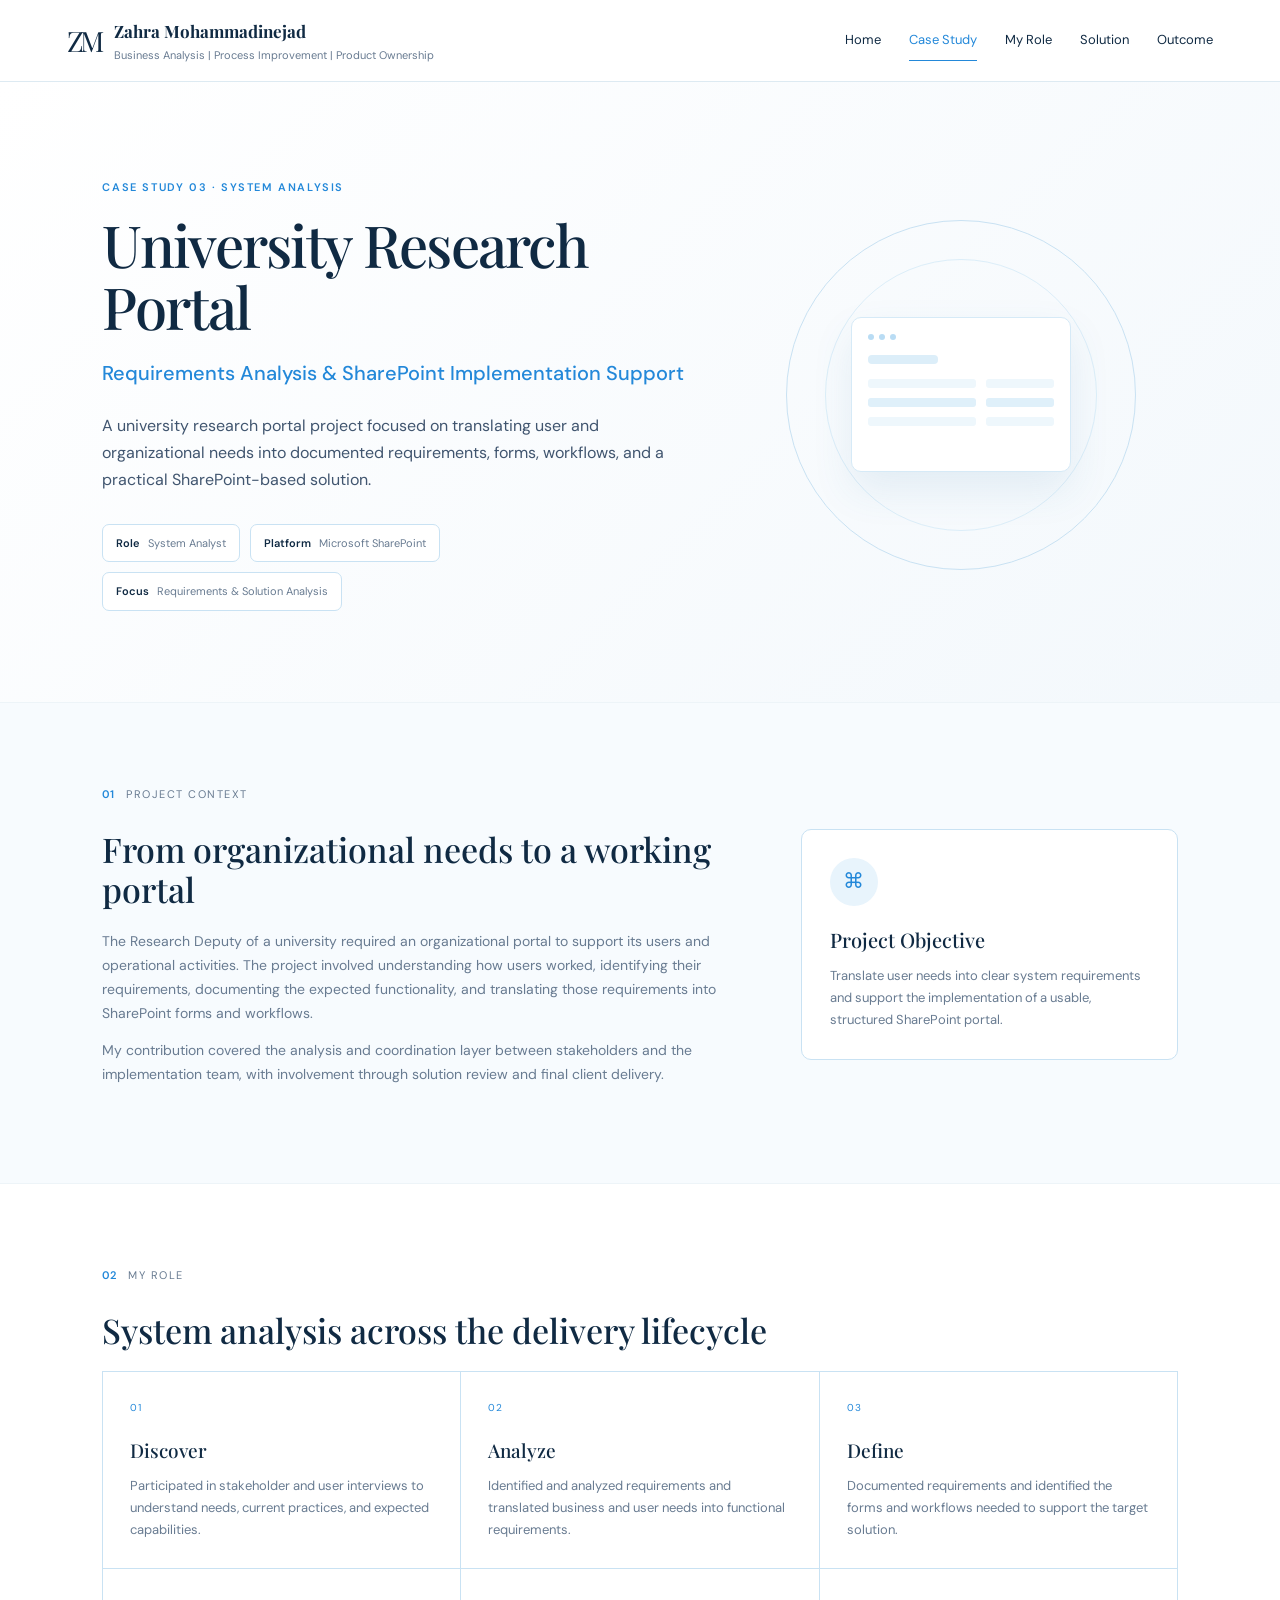
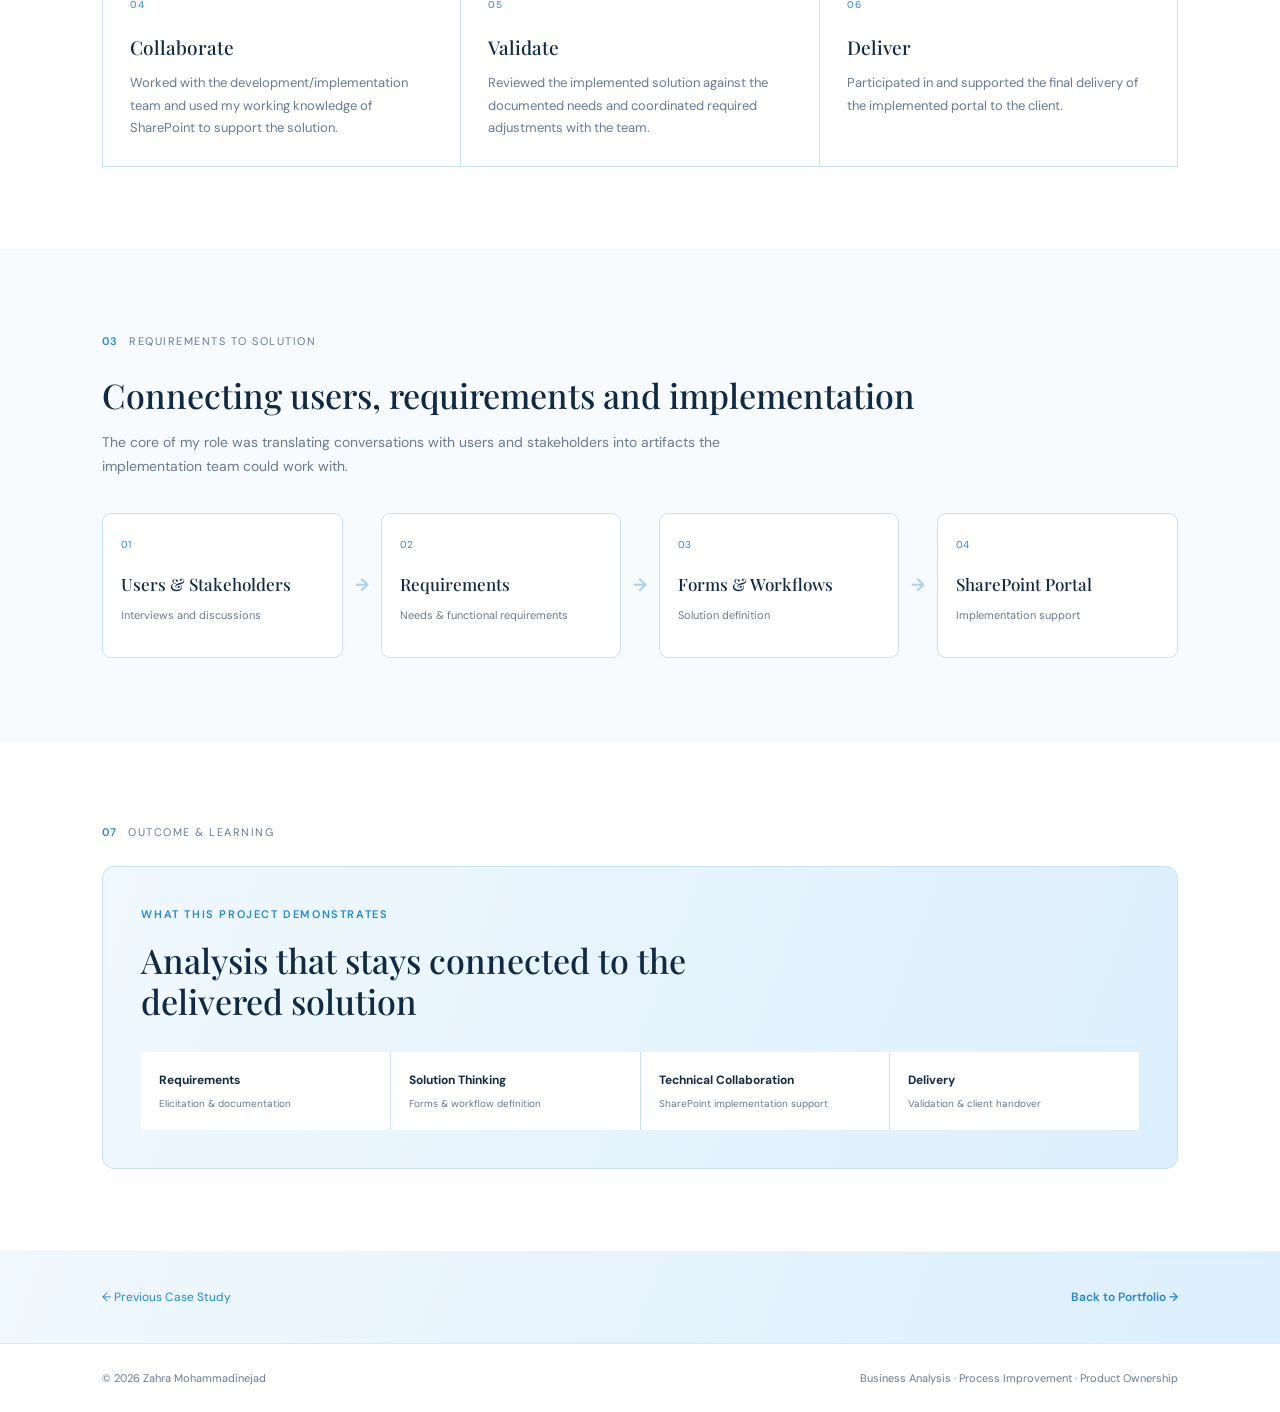
<file: case-study-03/case-study-03.html>
<!DOCTYPE html><html lang="en"><head><meta charset="UTF-8"><meta name="viewport" content="width=device-width, initial-scale=1.0"><title>University Research Portal | Zahra Mohammadinejad</title><link rel="preconnect" href="https://fonts.googleapis.com"><link rel="preconnect" href="https://fonts.gstatic.com" crossorigin><link href="https://fonts.googleapis.com/css2?family=DM+Sans:wght@400;500;600&family=Playfair+Display:wght@500;600&display=swap" rel="stylesheet"><link rel="stylesheet" href="case-study-03.css"><link rel="stylesheet" href="../responsive-nav.css?v=4"></head><body><header class="navbar"><a class="brand" href="../index.html"><span class="logo">ZM</span><span><strong>Zahra Mohammadinejad</strong><small>Business Analysis | Process Improvement | Product Ownership</small></span></a><button class="menu-toggle" type="button" aria-label="Open navigation menu" aria-expanded="false"><span></span><span></span><span></span></button><nav><a href="../index.html">Home</a><a class="active" href="#overview">Case Study</a><a href="#role">My Role</a><a href="#solution">Solution</a><a href="#outcome">Outcome</a></nav></header><main><section class="hero" id="overview"><div class="hero-copy"><p class="eyebrow">CASE STUDY 03 · SYSTEM ANALYSIS</p><h1>University Research<br>Portal</h1><h2>Requirements Analysis & SharePoint Implementation Support</h2><p class="intro">A university research portal project focused on translating user and organizational needs into documented requirements, forms, workflows, and a practical SharePoint-based solution.</p><div class="meta-row"><span><b>Role</b> System Analyst</span><span><b>Platform</b> Microsoft SharePoint</span><span><b>Focus</b> Requirements & Solution Analysis</span></div></div><div class="hero-visual"><div class="portal-orbit"><div class="portal-card"><div class="mini-top"><span></span><span></span><span></span></div><div class="mini-title"></div><div class="mini-row"><i></i><i></i></div><div class="mini-row wide"><i></i><i></i></div><div class="mini-row"><i></i><i></i></div></div></div></div></section><section class="section context"><div class="section-label"><span>01</span><p>PROJECT CONTEXT</p></div><div class="two-col"><div><h2>From organizational needs to a working portal</h2><p>The Research Deputy of a university required an organizational portal to support its users and operational activities. The project involved understanding how users worked, identifying their requirements, documenting the expected functionality, and translating those requirements into SharePoint forms and workflows.</p><p>My contribution covered the analysis and coordination layer between stakeholders and the implementation team, with involvement through solution review and final client delivery.</p></div><div class="info-card"><div class="card-icon">⌘</div><h3>Project Objective</h3><p>Translate user needs into clear system requirements and support the implementation of a usable, structured SharePoint portal.</p></div></div></section><section class="section" id="role"><div class="section-label"><span>02</span><p>MY ROLE</p></div><h2>System analysis across the delivery lifecycle</h2><div class="role-grid"><article><div class="role-icon">01</div><h3>Discover</h3><p>Participated in stakeholder and user interviews to understand needs, current practices, and expected capabilities.</p></article><article><div class="role-icon">02</div><h3>Analyze</h3><p>Identified and analyzed requirements and translated business and user needs into functional requirements.</p></article><article><div class="role-icon">03</div><h3>Define</h3><p>Documented requirements and identified the forms and workflows needed to support the target solution.</p></article><article><div class="role-icon">04</div><h3>Collaborate</h3><p>Worked with the development/implementation team and used my working knowledge of SharePoint to support the solution.</p></article><article><div class="role-icon">05</div><h3>Validate</h3><p>Reviewed the implemented solution against the documented needs and coordinated required adjustments with the team.</p></article><article><div class="role-icon">06</div><h3>Deliver</h3><p>Participated in and supported the final delivery of the implemented portal to the client.</p></article></div></section><section class="section process-section" id="solution"><div class="section-label"><span>03</span><p>REQUIREMENTS TO SOLUTION</p></div><h2>Connecting users, requirements and implementation</h2><p class="section-intro">The core of my role was translating conversations with users and stakeholders into artifacts the implementation team could work with.</p><div class="flow"><div class="flow-step"><span>01</span><strong>Users & Stakeholders</strong><small>Interviews and discussions</small></div><b class="arrow">→</b><div class="flow-step"><span>02</span><strong>Requirements</strong><small>Needs & functional requirements</small></div><b class="arrow">→</b><div class="flow-step"><span>03</span><strong>Forms & Workflows</strong><small>Solution definition</small></div><b class="arrow">→</b><div class="flow-step"><span>04</span><strong>SharePoint Portal</strong><small>Implementation support</small></div></div></section><section class="section outcome" id="outcome"><div class="section-label"><span>07</span><p>OUTCOME & LEARNING</p></div><div class="outcome-box"><div><p class="eyebrow">WHAT THIS PROJECT DEMONSTRATES</p><h2>Analysis that stays connected to the delivered solution</h2></div><div class="outcome-grid"><div><b>Requirements</b><span>Elicitation & documentation</span></div><div><b>Solution Thinking</b><span>Forms & workflow definition</span></div><div><b>Technical Collaboration</b><span>SharePoint implementation support</span></div><div><b>Delivery</b><span>Validation & client handover</span></div></div></div></section><section class="next"><a href="../case-study-02/case-study-02.html">← Previous Case Study</a><a class="home-link" href="../index.html">Back to Portfolio <span>→</span></a></section></main><footer><span>© 2026 Zahra Mohammadinejad</span><span>Business Analysis · Process Improvement · Product Ownership</span></footer><script src="../responsive-nav.js?v=4"></script></body></html>
</file>
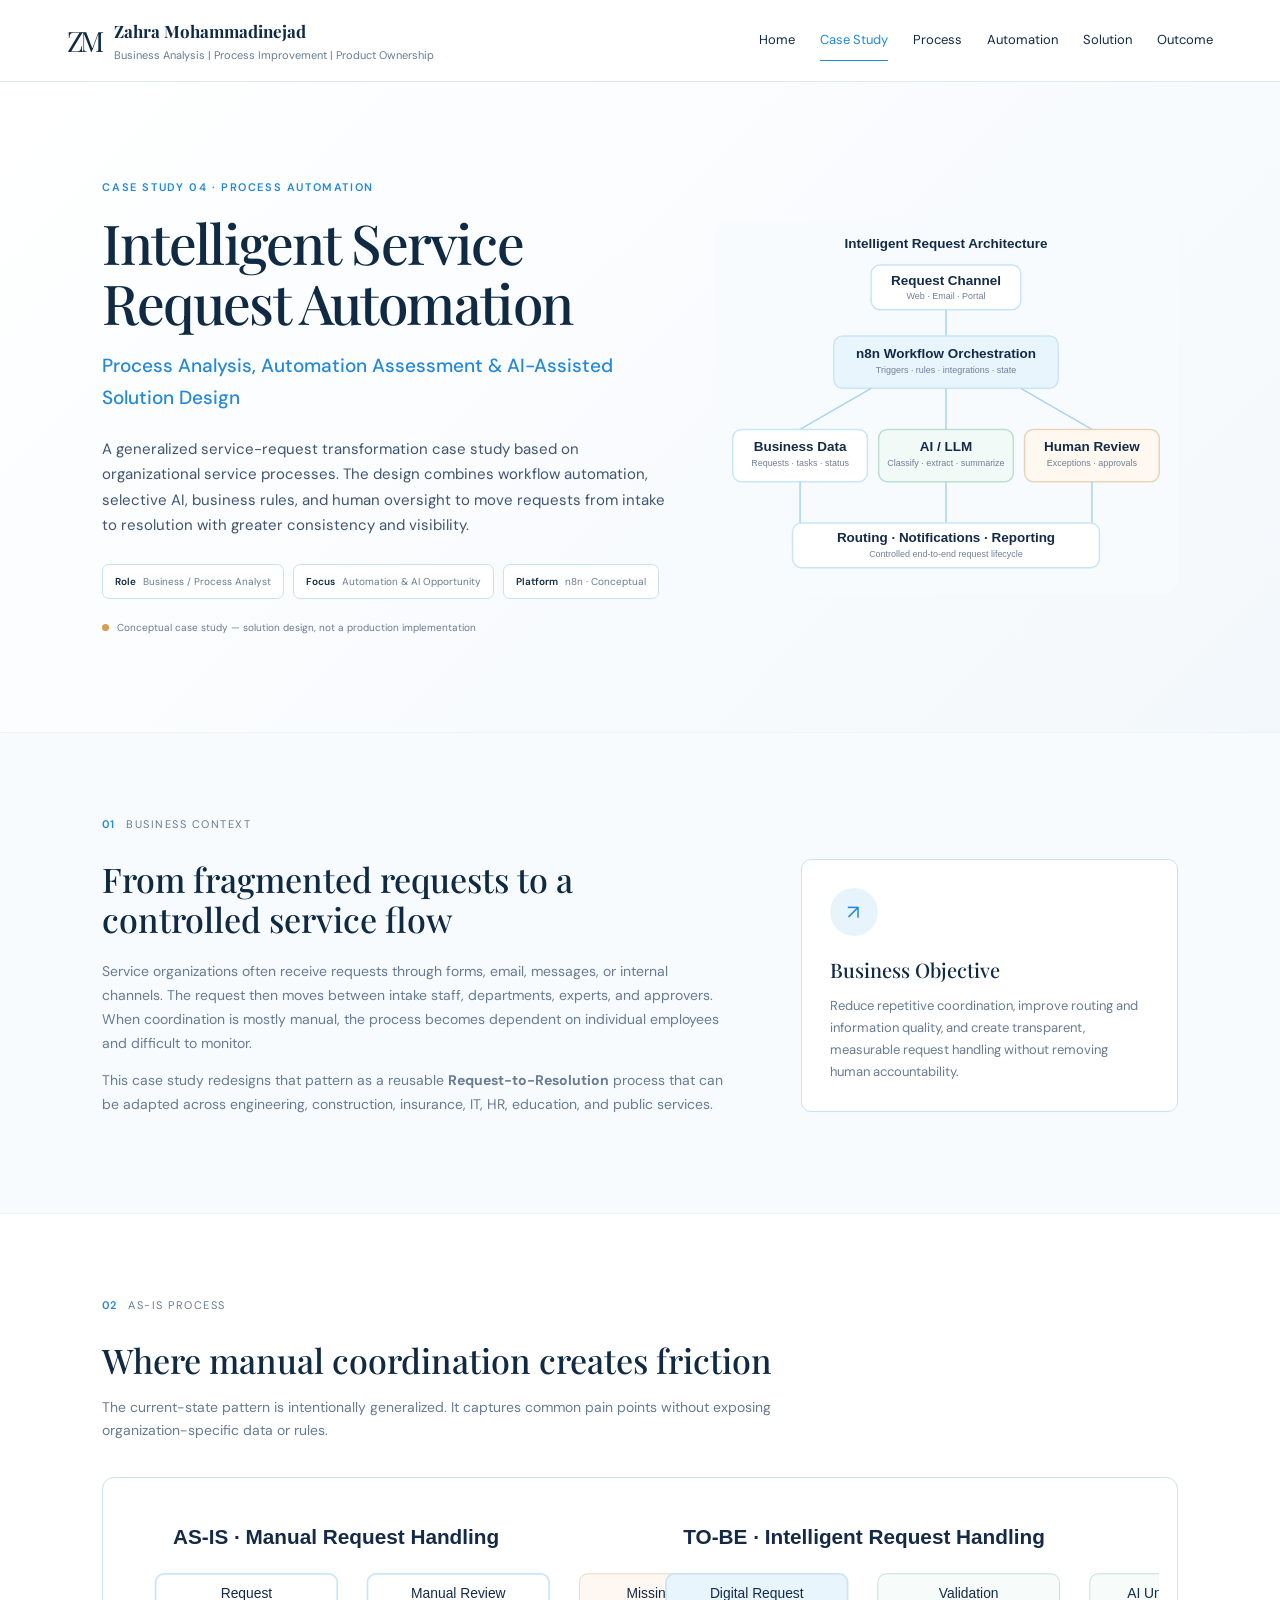
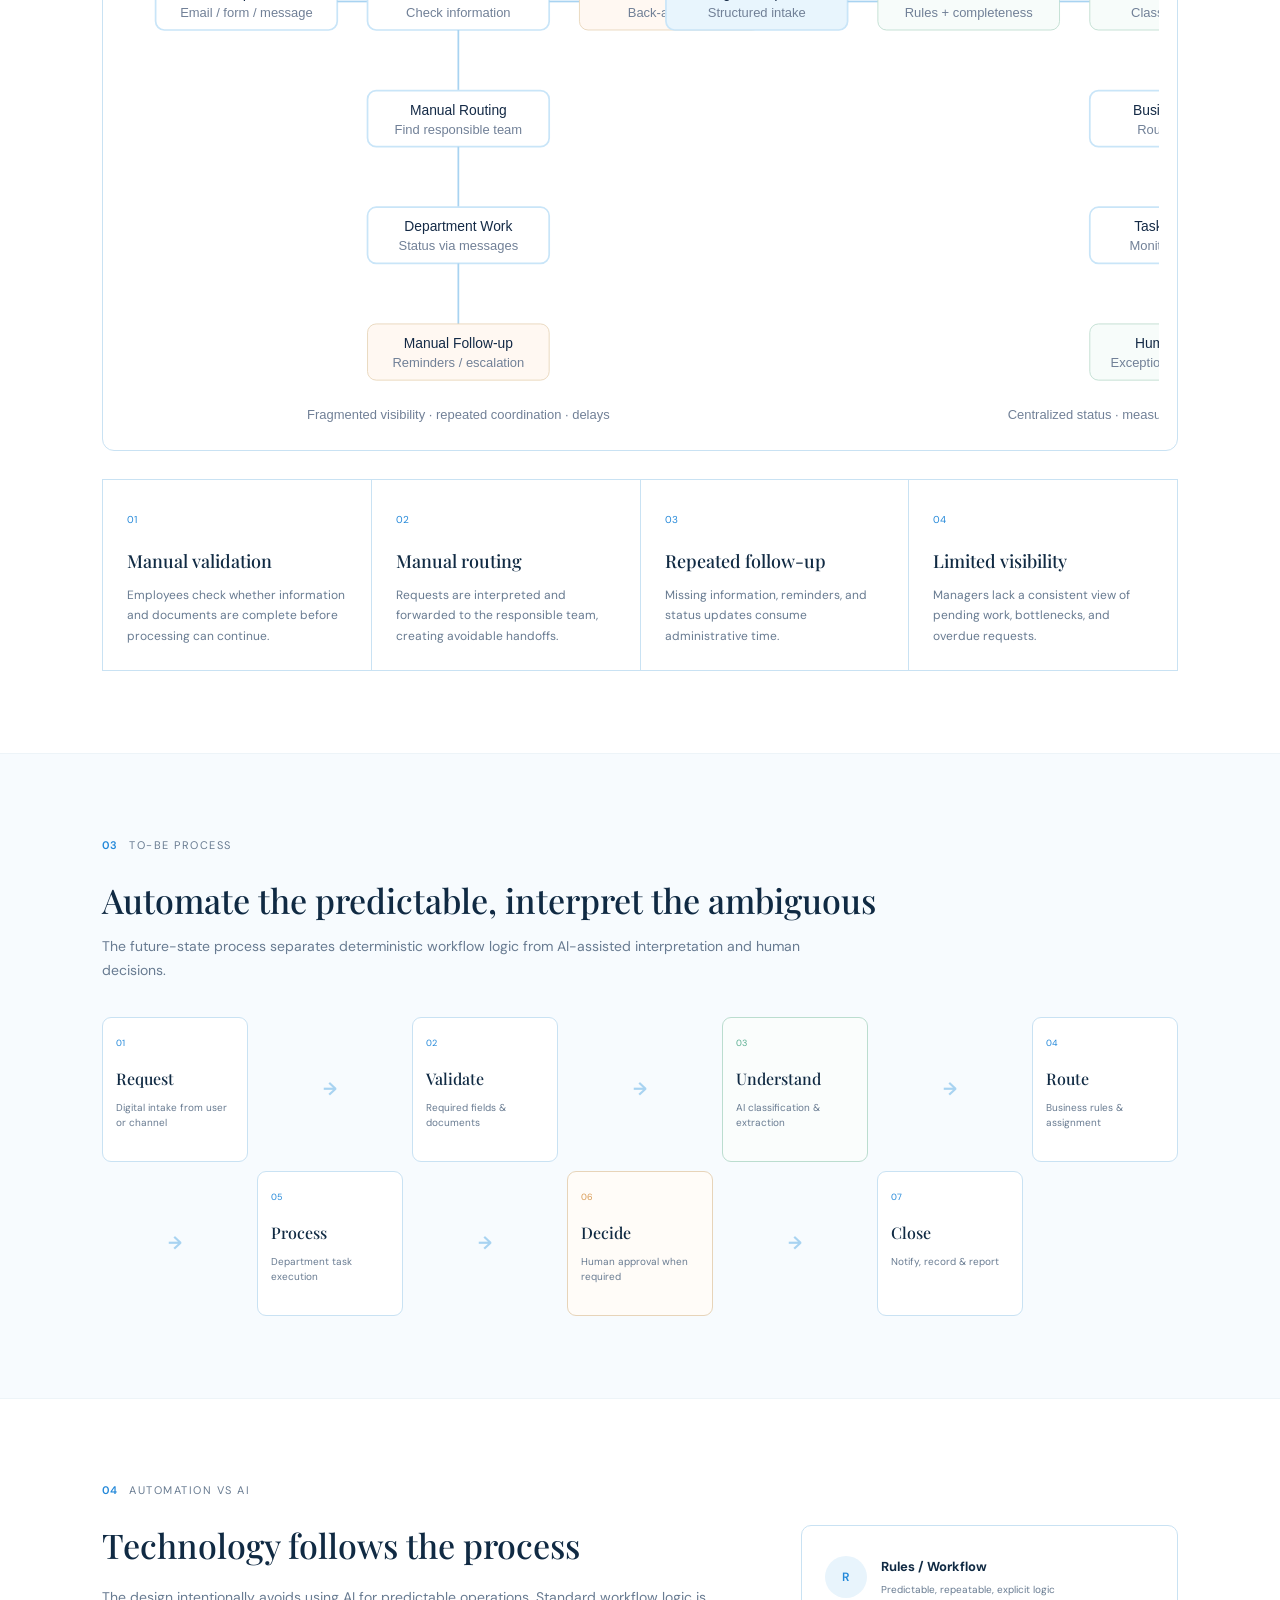
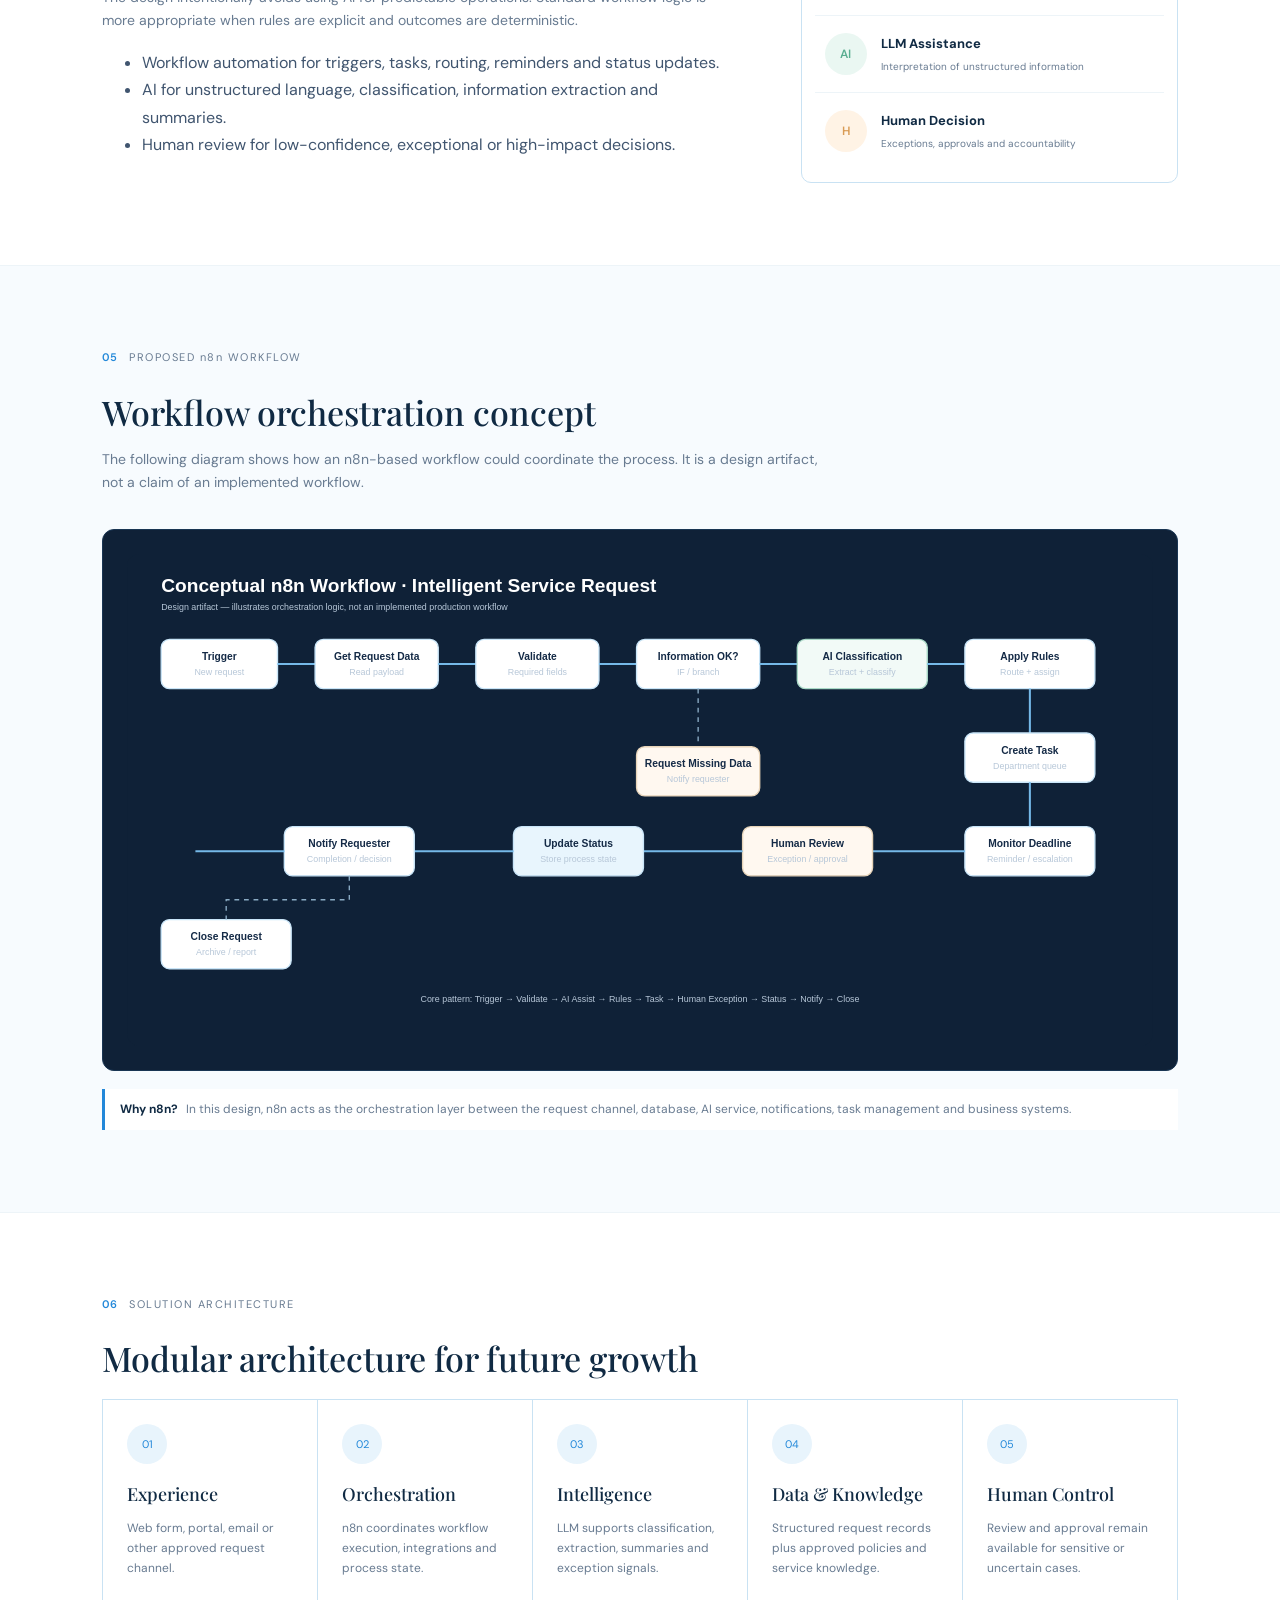
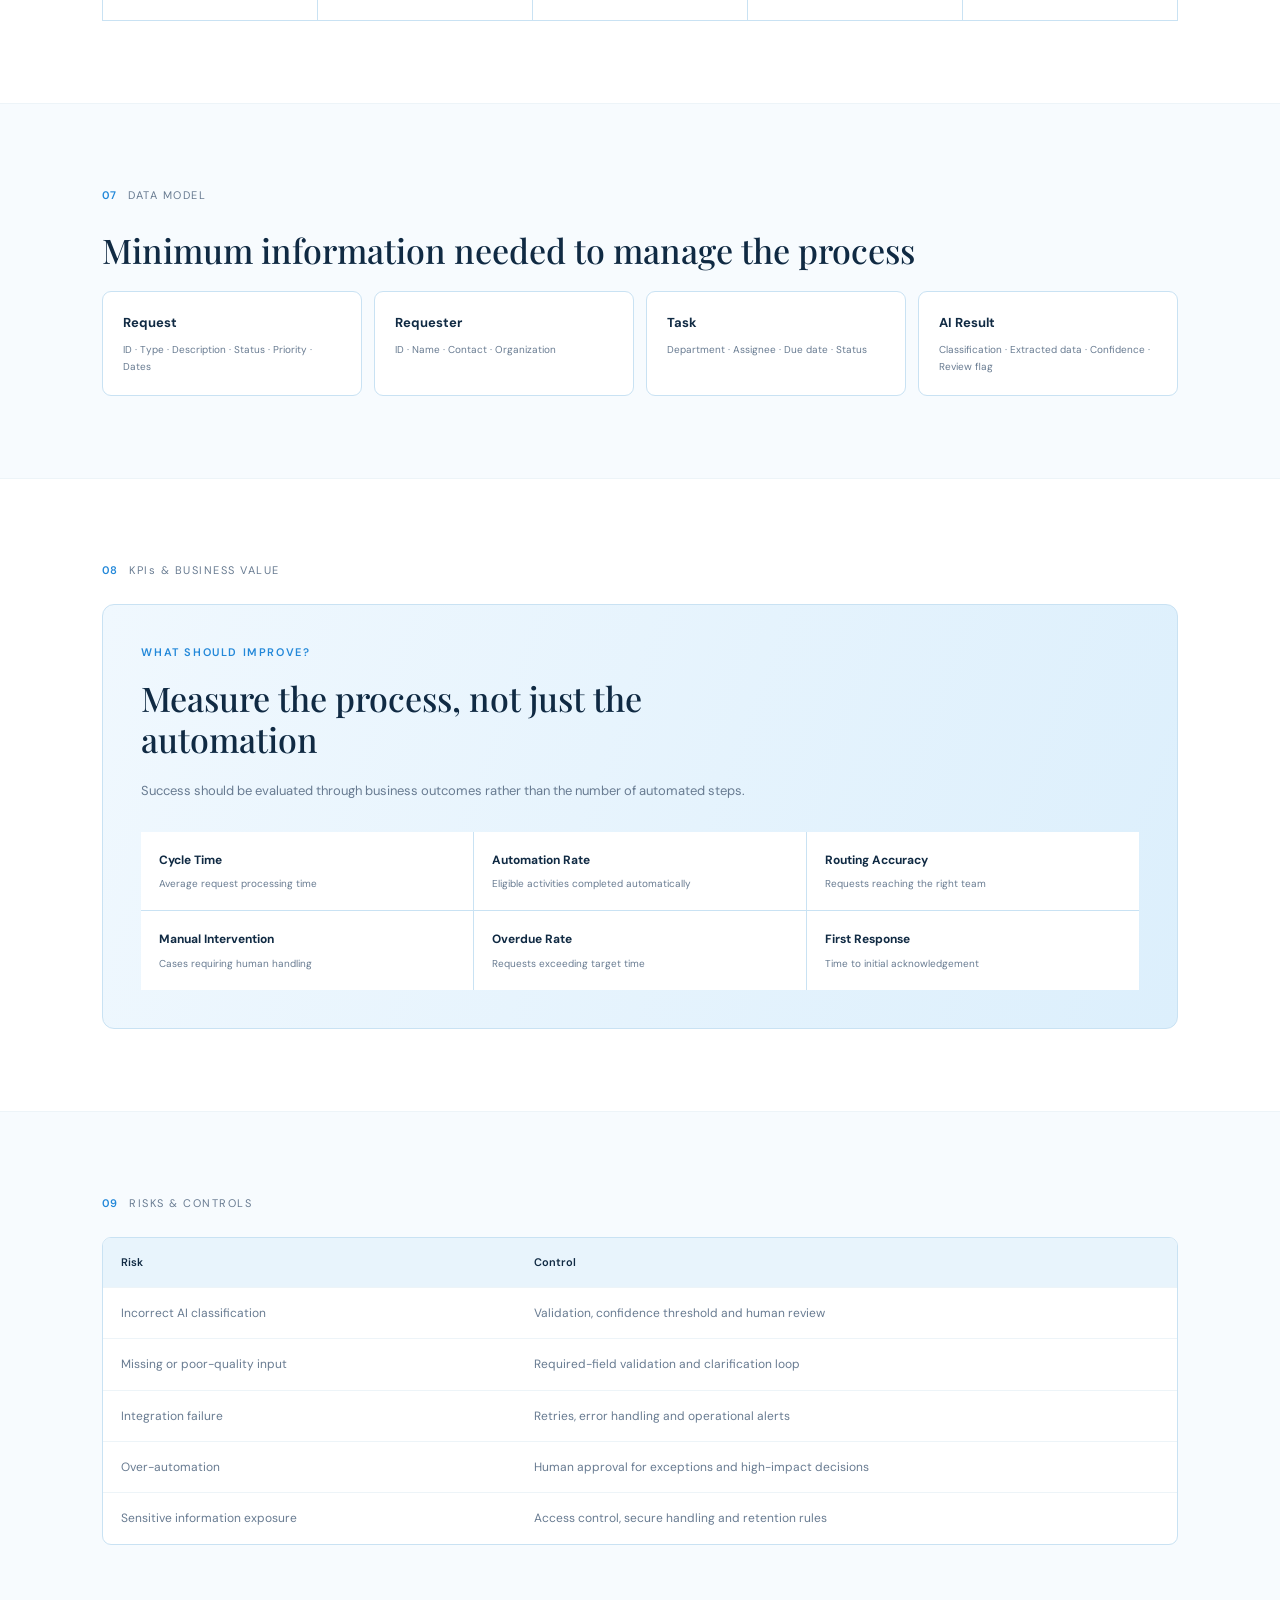
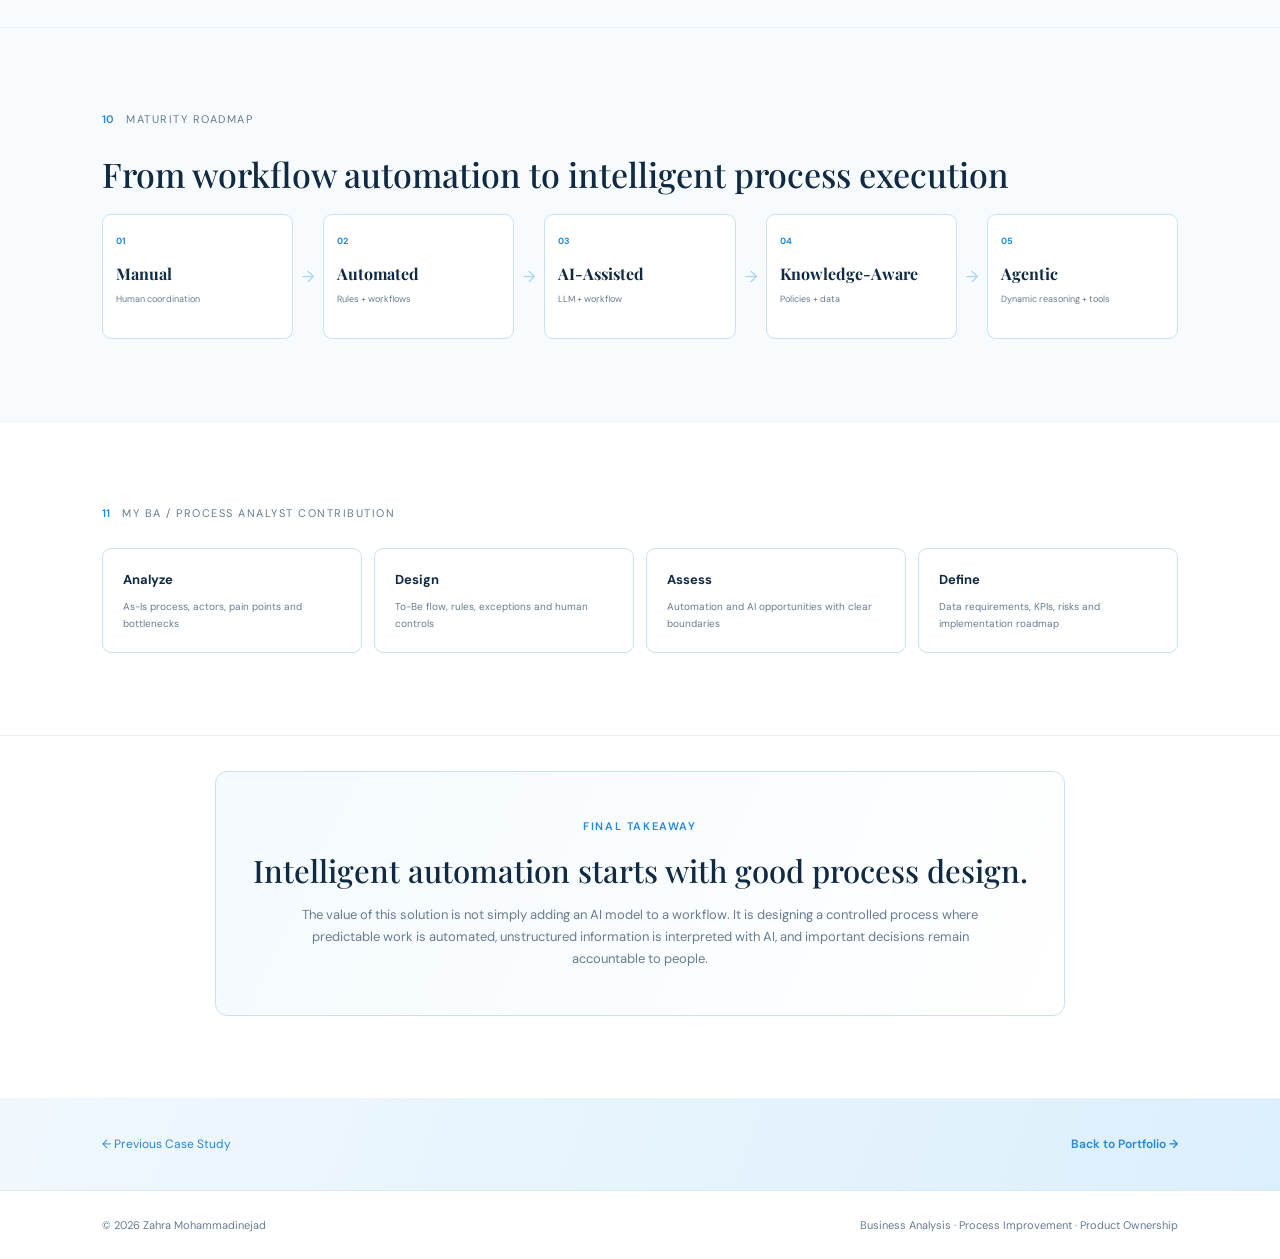
<file: case-study-04/case-study-04.html>
<!DOCTYPE html>
<html lang="en">
<head>
  <meta charset="UTF-8">
  <meta name="viewport" content="width=device-width, initial-scale=1.0">
  <title>Intelligent Service Request Automation | Zahra Mohammadinejad</title>
  <link rel="preconnect" href="https://fonts.googleapis.com">
  <link rel="preconnect" href="https://fonts.gstatic.com" crossorigin>
  <link href="https://fonts.googleapis.com/css2?family=DM+Sans:wght@400;500;600&family=Playfair+Display:wght@500;600&display=swap" rel="stylesheet">
  <link rel="stylesheet" href="case-study-04.css">
  <link rel="stylesheet" href="../responsive-nav.css?v=4">
</head>
<body>
<header class="navbar">
  <a class="brand" href="../index.html"><span class="logo">ZM</span><span><strong>Zahra Mohammadinejad</strong><small>Business Analysis | Process Improvement | Product Ownership</small></span></a>
  <button class="menu-toggle" type="button" aria-label="Open navigation menu" aria-expanded="false"><span></span><span></span><span></span></button>
  <nav>
    <a href="../index.html">Home</a><a class="active" href="#overview">Case Study</a><a href="#process">Process</a><a href="#automation">Automation</a><a href="#architecture">Solution</a><a href="#outcome">Outcome</a>
  </nav>
</header>

<main>
<section class="hero" id="overview">
  <div class="hero-copy">
    <p class="eyebrow">CASE STUDY 04 · PROCESS AUTOMATION</p>
    <h1>Intelligent Service<br>Request Automation</h1>
    <h2>Process Analysis, Automation Assessment & AI-Assisted Solution Design</h2>
    <p class="intro">A generalized service-request transformation case study based on organizational service processes. The design combines workflow automation, selective AI, business rules, and human oversight to move requests from intake to resolution with greater consistency and visibility.</p>
    <div class="meta-row"><span><b>Role</b> Business / Process Analyst</span><span><b>Focus</b> Automation & AI Opportunity</span><span><b>Platform</b> n8n · Conceptual</span></div>
    <div class="status-note"><span class="status-dot"></span>Conceptual case study — solution design, not a production implementation</div>
  </div>
  <div class="hero-visual"><img src="assets/service-automation-architecture.svg" alt="Conceptual intelligent service request automation architecture"></div>
</section>

<section class="section context">
  <div class="section-label"><span>01</span><p>BUSINESS CONTEXT</p></div>
  <div class="two-col">
    <div><h2>From fragmented requests to a controlled service flow</h2><p>Service organizations often receive requests through forms, email, messages, or internal channels. The request then moves between intake staff, departments, experts, and approvers. When coordination is mostly manual, the process becomes dependent on individual employees and difficult to monitor.</p><p>This case study redesigns that pattern as a reusable <strong>Request-to-Resolution</strong> process that can be adapted across engineering, construction, insurance, IT, HR, education, and public services.</p></div>
    <div class="info-card"><div class="card-icon">↗</div><h3>Business Objective</h3><p>Reduce repetitive coordination, improve routing and information quality, and create transparent, measurable request handling without removing human accountability.</p></div>
  </div>
</section>

<section class="section" id="process">
  <div class="section-label"><span>02</span><p>AS-IS PROCESS</p></div>
  <h2>Where manual coordination creates friction</h2>
  <p class="section-intro">The current-state pattern is intentionally generalized. It captures common pain points without exposing organization-specific data or rules.</p>
  <div class="diagram-frame"><img src="assets/as-is-to-be.svg" alt="As-is and to-be service request process comparison"></div>
  <div class="pain-grid">
    <article><span>01</span><h3>Manual validation</h3><p>Employees check whether information and documents are complete before processing can continue.</p></article>
    <article><span>02</span><h3>Manual routing</h3><p>Requests are interpreted and forwarded to the responsible team, creating avoidable handoffs.</p></article>
    <article><span>03</span><h3>Repeated follow-up</h3><p>Missing information, reminders, and status updates consume administrative time.</p></article>
    <article><span>04</span><h3>Limited visibility</h3><p>Managers lack a consistent view of pending work, bottlenecks, and overdue requests.</p></article>
  </div>
</section>

<section class="section process-section">
  <div class="section-label"><span>03</span><p>TO-BE PROCESS</p></div>
  <h2>Automate the predictable, interpret the ambiguous</h2>
  <p class="section-intro">The future-state process separates deterministic workflow logic from AI-assisted interpretation and human decisions.</p>
  <div class="flow">
    <div class="flow-step"><span>01</span><strong>Request</strong><small>Digital intake from user or channel</small></div><b class="arrow">→</b>
    <div class="flow-step"><span>02</span><strong>Validate</strong><small>Required fields & documents</small></div><b class="arrow">→</b>
    <div class="flow-step ai"><span>03</span><strong>Understand</strong><small>AI classification & extraction</small></div><b class="arrow">→</b>
    <div class="flow-step"><span>04</span><strong>Route</strong><small>Business rules & assignment</small></div><b class="arrow">→</b>
    <div class="flow-step"><span>05</span><strong>Process</strong><small>Department task execution</small></div><b class="arrow">→</b>
    <div class="flow-step human"><span>06</span><strong>Decide</strong><small>Human approval when required</small></div><b class="arrow">→</b>
    <div class="flow-step"><span>07</span><strong>Close</strong><small>Notify, record & report</small></div>
  </div>
</section>

<section class="section" id="automation">
  <div class="section-label"><span>04</span><p>AUTOMATION VS AI</p></div>
  <div class="two-col reverse">
    <div><h2>Technology follows the process</h2><p>The design intentionally avoids using AI for predictable operations. Standard workflow logic is more appropriate when rules are explicit and outcomes are deterministic.</p><ul class="check-list"><li>Workflow automation for triggers, tasks, routing, reminders and status updates.</li><li>AI for unstructured language, classification, information extraction and summaries.</li><li>Human review for low-confidence, exceptional or high-impact decisions.</li></ul></div>
    <div class="decision-card"><div class="decision-row"><span class="rule-icon">R</span><div><b>Rules / Workflow</b><small>Predictable, repeatable, explicit logic</small></div></div><div class="decision-row"><span class="ai-icon">AI</span><div><b>LLM Assistance</b><small>Interpretation of unstructured information</small></div></div><div class="decision-row"><span class="human-icon">H</span><div><b>Human Decision</b><small>Exceptions, approvals and accountability</small></div></div></div>
  </div>
</section>

<section class="section n8n-section">
  <div class="section-label"><span>05</span><p>PROPOSED n8n WORKFLOW</p></div>
  <h2>Workflow orchestration concept</h2>
  <p class="section-intro">The following diagram shows how an n8n-based workflow could coordinate the process. It is a design artifact, not a claim of an implemented workflow.</p>
  <div class="diagram-frame dark-frame"><img src="assets/n8n-service-request-workflow.svg" alt="Conceptual n8n workflow for intelligent service request automation"></div>
  <div class="workflow-note"><b>Why n8n?</b><span>In this design, n8n acts as the orchestration layer between the request channel, database, AI service, notifications, task management and business systems.</span></div>
</section>

<section class="section" id="architecture">
  <div class="section-label"><span>06</span><p>SOLUTION ARCHITECTURE</p></div>
  <h2>Modular architecture for future growth</h2>
  <div class="architecture-grid">
    <article><div class="arch-icon">01</div><h3>Experience</h3><p>Web form, portal, email or other approved request channel.</p></article>
    <article><div class="arch-icon">02</div><h3>Orchestration</h3><p>n8n coordinates workflow execution, integrations and process state.</p></article>
    <article><div class="arch-icon">03</div><h3>Intelligence</h3><p>LLM supports classification, extraction, summaries and exception signals.</p></article>
    <article><div class="arch-icon">04</div><h3>Data & Knowledge</h3><p>Structured request records plus approved policies and service knowledge.</p></article>
    <article><div class="arch-icon">05</div><h3>Human Control</h3><p>Review and approval remain available for sensitive or uncertain cases.</p></article>
  </div>
</section>

<section class="section">
  <div class="section-label"><span>07</span><p>DATA MODEL</p></div>
  <h2>Minimum information needed to manage the process</h2>
  <div class="data-grid">
    <div><b>Request</b><span>ID · Type · Description · Status · Priority · Dates</span></div>
    <div><b>Requester</b><span>ID · Name · Contact · Organization</span></div>
    <div><b>Task</b><span>Department · Assignee · Due date · Status</span></div>
    <div><b>AI Result</b><span>Classification · Extracted data · Confidence · Review flag</span></div>
  </div>
</section>

<section class="section" id="outcome">
  <div class="section-label"><span>08</span><p>KPIs & BUSINESS VALUE</p></div>
  <div class="outcome-box"><div><p class="eyebrow">WHAT SHOULD IMPROVE?</p><h2>Measure the process, not just the automation</h2><p>Success should be evaluated through business outcomes rather than the number of automated steps.</p></div><div class="kpi-grid"><div><b>Cycle Time</b><span>Average request processing time</span></div><div><b>Automation Rate</b><span>Eligible activities completed automatically</span></div><div><b>Routing Accuracy</b><span>Requests reaching the right team</span></div><div><b>Manual Intervention</b><span>Cases requiring human handling</span></div><div><b>Overdue Rate</b><span>Requests exceeding target time</span></div><div><b>First Response</b><span>Time to initial acknowledgement</span></div></div></div>
</section>

<section class="section">
  <div class="section-label"><span>09</span><p>RISKS & CONTROLS</p></div>
  <div class="risk-table">
    <div class="risk-head"><span>Risk</span><span>Control</span></div>
    <div><span>Incorrect AI classification</span><span>Validation, confidence threshold and human review</span></div>
    <div><span>Missing or poor-quality input</span><span>Required-field validation and clarification loop</span></div>
    <div><span>Integration failure</span><span>Retries, error handling and operational alerts</span></div>
    <div><span>Over-automation</span><span>Human approval for exceptions and high-impact decisions</span></div>
    <div><span>Sensitive information exposure</span><span>Access control, secure handling and retention rules</span></div>
  </div>
</section>

<section class="section maturity">
  <div class="section-label"><span>10</span><p>MATURITY ROADMAP</p></div>
  <h2>From workflow automation to intelligent process execution</h2>
  <div class="maturity-line"><div><b>01</b><strong>Manual</strong><span>Human coordination</span></div><i>→</i><div><b>02</b><strong>Automated</strong><span>Rules + workflows</span></div><i>→</i><div><b>03</b><strong>AI-Assisted</strong><span>LLM + workflow</span></div><i>→</i><div><b>04</b><strong>Knowledge-Aware</strong><span>Policies + data</span></div><i>→</i><div><b>05</b><strong>Agentic</strong><span>Dynamic reasoning + tools</span></div></div>
</section>

<section class="section contribution">
  <div class="section-label"><span>11</span><p>MY BA / PROCESS ANALYST CONTRIBUTION</p></div>
  <div class="contribution-grid"><article><b>Analyze</b><span>As-Is process, actors, pain points and bottlenecks</span></article><article><b>Design</b><span>To-Be flow, rules, exceptions and human controls</span></article><article><b>Assess</b><span>Automation and AI opportunities with clear boundaries</span></article><article><b>Define</b><span>Data requirements, KPIs, risks and implementation roadmap</span></article></div>
</section>

<section class="section conclusion">
  <div class="conclusion-box"><p class="eyebrow">FINAL TAKEAWAY</p><h2>Intelligent automation starts with good process design.</h2><p>The value of this solution is not simply adding an AI model to a workflow. It is designing a controlled process where predictable work is automated, unstructured information is interpreted with AI, and important decisions remain accountable to people.</p></div>
</section>

<section class="next"><a href="../case-study-03/case-study-03.html">← Previous Case Study</a><a class="home-link" href="../index.html">Back to Portfolio <span>→</span></a></section>
</main>
<footer><span>© 2026 Zahra Mohammadinejad</span><span>Business Analysis · Process Improvement · Product Ownership</span></footer>
<script src="../responsive-nav.js?v=4"></script>
</body>
</html>
</file>
<file: style.css>
*{box-sizing:border-box}
:root{--blue:#4FA8E8;--blue-soft:#E8F5FD;--blue-line:#C9E5F8;--navy:#142A46;--text:#40556F;--muted:#718097;--white:#FFFFFF}
html{scroll-behavior:smooth}
body{margin:0;background:#FFFFFF;color:var(--text);font-family:"DM Sans",sans-serif;line-height:1.7}a{text-decoration:none;color:inherit}
.navbar{height:82px;padding:0 5.2%;display:flex;align-items:center;justify-content:space-between;border-bottom:1px solid #EEF3F7;background:#FFFFFF;position:sticky;top:0;z-index:100}.brand{display:flex;align-items:center;gap:14px}.brand strong{display:block;font-family:"Playfair Display",serif;font-size:17px;color:var(--navy)}.brand small{display:block;color:var(--muted);font-size:11px}.logo{font-family:"Playfair Display",serif;font-size:28px;color:var(--blue);letter-spacing:-4px}
nav{display:flex;gap:24px;align-items:center;font-size:13px;color:var(--navy)}nav a{padding:29px 0;position:relative}nav a.active,nav a:hover{color:var(--blue)}nav a.active:after{content:"";position:absolute;left:0;right:0;bottom:20px;height:1px;background:var(--blue)}nav a.nav-contact{color:var(--blue);font-weight:500}
.menu-toggle{display:none;background:#FFFFFF;border:1px solid var(--blue-line);border-radius:8px;padding:8px;cursor:pointer;width:44px;height:44px;position:relative;z-index:102;align-items:center;justify-content:center;flex-direction:column;gap:5px}.menu-toggle span{display:block;width:24px;height:2px;background:var(--navy);border-radius:2px;transition:transform .2s ease,opacity .2s ease}.menu-toggle.open span:nth-child(1){transform:translateY(7px) rotate(45deg)}.menu-toggle.open span:nth-child(2){opacity:0}.menu-toggle.open span:nth-child(3){transform:translateY(-7px) rotate(-45deg)}
.hero{min-height:570px;padding:55px 5.2% 0;display:grid;grid-template-columns:1.2fr .8fr;gap:30px;align-items:center;overflow:hidden}.hero-copy{padding-bottom:35px}.eyebrow{font-size:12px;letter-spacing:1.5px;color:var(--blue);margin:0 0 18px;font-weight:600}h1,h2,h3{color:var(--navy);font-family:"Playfair Display",serif;font-weight:500}h1{font-size:64px;line-height:1.08;margin:0 0 18px;letter-spacing:-2px}.hero h2{font-size:21px;color:var(--blue);margin:0 0 24px;font-family:"DM Sans",sans-serif;font-weight:500}.intro{max-width:520px;font-size:16px;color:var(--text);margin-bottom:34px}.button{display:inline-flex;gap:28px;align-items:center;padding:13px 20px;border-radius:7px;background:var(--blue);color:#FFFFFF;font-size:13px;transition:.2s ease;box-shadow:0 8px 22px rgba(79,168,232,.22)}.button:hover{transform:translateY(-2px);box-shadow:0 10px 26px rgba(79,168,232,.28)}
.hero-visual{height:510px;position:relative;display:flex;align-items:flex-end;justify-content:center}.portrait-placeholder{width:250px;height:350px;border-radius:125px 125px 0 0;overflow:hidden;background:linear-gradient(145deg,#EAF6FE,#CFEAFA);position:relative;z-index:2}.portrait-placeholder img{width:100%;height:100%;display:block;object-fit:cover;object-position:center top}.circle{position:absolute;width:310px;height:310px;border:1px solid #A9D4F3;border-radius:50%;right:2%;top:125px}.dots{position:absolute;width:55px;height:55px;right:6%;top:55px;background-image:radial-gradient(#9CCCF0 1.5px,transparent 1.5px);background-size:12px 12px}
.services{padding:76px 5.2%;background:#F5FAFE}.services h2,.case-studies h2,.about h2{font-size:32px;margin:0 0 35px}.service-grid{display:grid;grid-template-columns:repeat(4,1fr);gap:0}.service-grid article{padding:0 35px;border-right:1px solid var(--blue-line)}.service-grid article:first-child{padding-left:0}.service-grid article:last-child{border:0}.icon,.case-icon{width:50px;height:50px;border-radius:50%;background:var(--blue-soft);color:var(--blue);display:flex;align-items:center;justify-content:center;font-size:22px;margin-bottom:18px}.service-grid h3{font-size:18px;margin:0 0 10px}.service-grid p,.case-card p{font-size:13px;color:var(--muted);margin:0}
.case-studies{padding:78px 5.2%;background:#FFFFFF}.section-head{display:flex;justify-content:space-between;align-items:end;margin-bottom:32px}.section-head h2{margin:0}.section-head>a,.case-card>a{color:var(--blue);font-size:12px}.case-grid{display:grid;grid-template-columns:repeat(3,1fr);gap:28px}.case-card{border:1px solid #E2EDF5;border-radius:8px;padding:28px;min-height:285px;transition:.2s ease;background:#FFFFFF}.case-card:hover{border-color:var(--blue-line);transform:translateY(-3px);box-shadow:0 12px 30px rgba(53,117,165,.08)}.case-card h3{font-size:20px;line-height:1.2;margin:8px 0 15px}.case-number{font-size:10px!important;color:var(--blue)!important;letter-spacing:.7px}.case-card>a{display:inline-block;margin-top:24px}
.about{padding:78px 18%;background:#F5FAFE;text-align:center}.about h2{max-width:720px;margin:0 auto 18px}.about>p:last-child{max-width:650px;margin:auto;color:var(--muted)}
.contact{margin:45px 5.2% 55px;padding:42px 48px;border:1px solid var(--blue-line);background:linear-gradient(110deg,#F0F9FF,#DFF2FD);border-radius:10px;display:flex;align-items:center;justify-content:space-between;gap:40px}.contact h2{font-size:28px;margin:0}.contact-info{display:flex;flex-wrap:wrap;gap:18px;margin-top:18px;font-size:12px}.contact-info a{color:var(--text)}.contact-info a:hover,.linkedin-link:hover{color:var(--blue)}.contact-actions{display:flex;align-items:center;gap:22px;flex-shrink:0}.linkedin-link{font-size:12px;color:var(--blue)}
footer{padding:25px 5.2%;border-top:1px solid #EEF3F7;display:flex;justify-content:space-between;font-size:11px;color:var(--muted)}

/* TABLET + MOBILE: hamburger navigation */
@media(max-width:900px){
  .navbar{height:72px;padding:0 6%;position:sticky;top:0}
  .menu-toggle{display:flex}
  .navbar nav{display:none;position:absolute;top:72px;left:0;right:0;width:100%;background:#FFFFFF;border-bottom:1px solid var(--blue-line);box-shadow:0 14px 28px rgba(20,42,70,.10);padding:14px 6% 18px;flex-direction:column;align-items:stretch;gap:0}
  .navbar.menu-open nav{display:flex}
  .navbar nav a{display:block;padding:13px 4px;border-bottom:1px solid #F0F4F7}
  .navbar nav a:last-child{border-bottom:0}
  .navbar nav a.active:after{display:none}
  .navbar nav a.nav-contact{color:var(--blue)}
  .hero{grid-template-columns:1fr;padding-top:55px}.hero-copy{padding-bottom:10px}.hero-visual{height:430px}.portrait-placeholder{width:240px;height:335px;border-radius:120px 120px 0 0}.circle{width:290px;height:290px;top:100px}.dots{width:50px;height:50px;right:5%;top:45px}.service-grid{grid-template-columns:1fr 1fr;gap:35px}.service-grid article{border:0;padding:0}.case-grid{grid-template-columns:1fr}.contact{flex-direction:column;align-items:flex-start}.contact-actions{width:100%}
}

/* SMALL MOBILE */
@media(max-width:600px){
  .navbar{height:70px}.navbar nav{top:70px}.brand small{display:none}.hero{padding:48px 7% 0}h1{font-size:46px}.hero h2{font-size:19px}.intro{font-size:15px}.hero-visual{height:360px}.portrait-placeholder{width:205px;height:285px;border-radius:102px 102px 0 0}.circle{width:250px;height:250px;top:85px}.dots{width:48px;height:48px;right:3%;top:40px}.services,.case-studies{padding:60px 7%}.service-grid{grid-template-columns:1fr;gap:40px}.section-head{align-items:flex-start;gap:15px;flex-direction:column}.about{padding:60px 7%}.contact{margin:35px 7%;padding:30px;gap:25px}.contact-info{flex-direction:column;gap:7px}.contact-actions{flex-direction:column;align-items:flex-start;gap:15px}.button{width:100%;justify-content:center}footer{padding:22px 7%;flex-direction:column;gap:8px}
}
</file>
<file: about.css>
*{box-sizing:border-box}:root{--blue:#4FA8E8;--blue-soft:#EAF6FE;--blue-line:#C9E5F8;--navy:#142A46;--text:#40556F;--muted:#718097;--white:#fff}html{scroll-behavior:smooth}body{margin:0;background:#fff;color:var(--text);font-family:"DM Sans",sans-serif;line-height:1.7}a{text-decoration:none;color:inherit}.navbar{height:82px;padding:0 5.2%;display:flex;align-items:center;justify-content:space-between;border-bottom:1px solid #EEF3F7;background:#fff;position:sticky;top:0;z-index:10}.brand{display:flex;align-items:center;gap:14px}.brand strong{display:block;font-family:"Playfair Display",serif;font-size:17px;color:var(--navy)}.brand small{display:block;color:var(--muted);font-size:11px}.logo{font-family:"Playfair Display",serif;font-size:28px;color:var(--blue);letter-spacing:-3px}nav{display:flex;gap:30px;align-items:center;font-size:13px;color:var(--navy)}nav a{padding:29px 0;position:relative}nav a.active,nav a:hover{color:var(--blue)}nav a.active:after{content:"";position:absolute;left:0;right:0;bottom:20px;height:1px;background:var(--blue)}h1,h2,h3{font-family:"Playfair Display",serif;color:var(--navy);font-weight:500}.eyebrow{font-size:11px;letter-spacing:1.7px;color:var(--blue);font-weight:600;margin:0 0 14px}.about-hero{min-height:600px;padding:78px 8%;display:grid;grid-template-columns:1.05fr .95fr;gap:70px;align-items:center;background:linear-gradient(145deg,#fff,#F6FBFE)}.hero-copy h1{font-size:58px;line-height:1.1;letter-spacing:-1.5px;margin:0 0 22px}.lead{max-width:590px;font-size:16px;color:var(--text);margin:0 0 27px}.hero-tags{display:flex;flex-wrap:wrap;gap:8px}.hero-tags span{font-size:11px;padding:7px 11px;border:1px solid var(--blue-line);border-radius:20px;background:#fff;color:var(--text)}.hero-photo{height:500px;display:flex;justify-content:center;align-items:flex-end}.hero-photo img{width:350px;height:480px;object-fit:cover;object-position:center top;border-radius:175px 175px 0 0;background:var(--blue-soft);box-shadow:0 18px 45px rgba(53,117,165,.10)}.journey{padding:82px 8%;border-top:1px solid #EEF3F7}.section-label{max-width:650px;margin-bottom:42px}.section-label h2,.experience h2,.beyond h2{font-size:34px;line-height:1.2;margin:0}.approach-grid{display:grid;grid-template-columns:repeat(4,1fr);gap:0}.approach-grid article{padding:0 30px;border-right:1px solid var(--blue-line)}.approach-grid article:first-child{padding-left:0}.approach-grid article:last-child{border:0}.step{font-size:11px;color:var(--blue);letter-spacing:1px}.approach-grid h3{font-size:20px;margin:12px 0 10px}.approach-grid p{font-size:13px;color:var(--muted);margin:0}.experience{padding:78px 8%;display:grid;grid-template-columns:1fr 1fr;gap:80px;background:#F5FAFE}.experience-text{padding-top:8px}.experience-text p{font-size:14px;color:var(--muted);margin:0 0 18px}.beyond{padding:86px 8%;background:#fff;border-top:1px solid #EEF3F7}.beyond-intro{max-width:980px;margin:0 auto 42px;display:grid;grid-template-columns:1.25fr .75fr;gap:70px;align-items:end}.beyond-intro h2{max-width:650px}.section-note{max-width:330px;color:var(--muted);font-size:13px;margin:0 0 2px}.interest-list{max-width:980px;margin:0 auto;display:grid;grid-template-columns:1fr 1fr;gap:0;border-top:1px solid var(--blue-line);border-left:1px solid var(--blue-line)}.interest-item{display:grid;grid-template-columns:52px 1fr;gap:18px;padding:28px 30px;border-right:1px solid var(--blue-line);border-bottom:1px solid var(--blue-line);min-height:150px}.interest-icon{width:42px;height:42px;border-radius:50%;background:var(--blue-soft);display:flex;align-items:center;justify-content:center;font-size:20px}.interest-item h3{font-size:19px;margin:0 0 6px}.interest-item p{font-size:12px;color:var(--muted);margin:0;max-width:340px}.connect{margin:15px 5.2% 60px;padding:52px 8%;border:1px solid var(--blue-line);border-radius:12px;text-align:center;background:linear-gradient(110deg,#F5FBFF,#EAF6FE)}.connect h2{font-size:32px;margin:0 0 8px}.connect>p:not(.eyebrow){font-size:13px;color:var(--muted);margin:0 auto 24px}.contact-links{display:flex;justify-content:center;align-items:center;gap:24px;flex-wrap:wrap}.button{display:inline-flex;align-items:center;gap:20px;padding:12px 19px;border-radius:7px;background:var(--blue);color:#fff;font-size:12px;box-shadow:0 8px 20px rgba(79,168,232,.18);transition:.2s}.button:hover{transform:translateY(-2px)}.text-link{font-size:12px;color:var(--blue)}.text-link span{margin-left:7px}.contact-details{margin-top:26px;padding-top:18px;border-top:1px solid var(--blue-line);display:flex;justify-content:center;gap:12px;flex-wrap:wrap;font-size:12px;color:var(--muted)}.contact-details a{color:var(--text)}.contact-details a:hover{color:var(--blue)}footer{padding:25px 5.2%;border-top:1px solid #EEF3F7;display:flex;justify-content:space-between;font-size:11px;color:var(--muted)}@media(max-width:900px){nav{display:none}.about-hero{grid-template-columns:1fr;padding:65px 7% 30px}.hero-photo{height:430px}.hero-photo img{width:300px;height:400px}.approach-grid{grid-template-columns:1fr 1fr;gap:35px}.approach-grid article{border:0;padding:0}.experience{grid-template-columns:1fr;gap:25px;padding:65px 7%}.journey,.beyond{padding:65px 7%}.beyond-intro{grid-template-columns:1fr;gap:15px;margin-bottom:32px}.interest-list{grid-template-columns:1fr}.interest-item{min-height:0}.section-head{align-items:flex-start;flex-direction:column;gap:15px}}@media(max-width:600px){.navbar{height:70px}.brand small{display:none}.about-hero{padding:50px 7% 20px}.hero-copy h1{font-size:44px}.hero-photo{height:380px}.hero-photo img{width:250px;height:340px}.approach-grid{grid-template-columns:1fr}.experience{padding:55px 7%}.journey,.beyond{padding:55px 7%}.section-label h2,.experience h2,.beyond h2{font-size:29px}.interest-list{grid-template-columns:1fr}.interest-item{grid-template-columns:48px 1fr;padding:23px 20px;gap:14px}.connect{margin:10px 7% 45px;padding:35px 25px}.connect h2{font-size:28px}.contact-links{flex-direction:column;gap:15px}.button{width:100%;justify-content:center}.contact-details{flex-direction:column;gap:5px}.contact-details span{display:none}footer{padding:22px 7%;flex-direction:column;gap:8px}}
</file>
<file: responsive-nav.css>
@import url("theme.css");

.menu-toggle{display:none;background:#fff;border:1px solid var(--blue-line,#C9E2F3);border-radius:8px;cursor:pointer;width:44px;height:44px;position:relative;z-index:1001;align-items:center;justify-content:center;flex-direction:column;gap:5px;padding:0}.menu-toggle span{display:block;width:24px;height:2px;background:var(--navy,#102A43);border-radius:2px;transition:.2s}.menu-toggle.open span:nth-child(1){transform:translateY(7px) rotate(45deg)}.menu-toggle.open span:nth-child(2){opacity:0}.menu-toggle.open span:nth-child(3){transform:translateY(-7px) rotate(-45deg)}
@media(max-width:1000px){.navbar{position:sticky!important;top:0!important;z-index:1000!important}.menu-toggle{display:flex!important}.navbar nav{display:none!important;position:absolute!important;top:72px!important;left:0!important;right:0!important;width:100%!important;background:#fff!important;border-bottom:1px solid var(--blue-line,#C9E2F3)!important;box-shadow:0 14px 28px rgba(16,42,67,.10)!important;padding:14px 6% 18px!important;flex-direction:column!important;align-items:stretch!important;gap:0!important;z-index:1000!important}.navbar.menu-open nav{display:flex!important}.navbar nav a{display:block!important;padding:13px 4px!important;border-bottom:1px solid #E7F0F6!important}.navbar nav a:last-child{border-bottom:0!important}.navbar nav a.active:after{display:none!important}}
@media(max-width:650px){.navbar{height:70px!important}.navbar nav{top:70px!important}.brand small{display:none!important}}
</file>
<file: resume.css>
*{box-sizing:border-box} :root{--blue:#4FA8E8;--blue-soft:#EAF6FE;--blue-line:#C9E5F8;--navy:#142A46;--text:#40556F;--muted:#718097;--white:#fff}html{scroll-behavior:smooth}body{margin:0;background:#fff;color:var(--text);font-family:"DM Sans",sans-serif;line-height:1.7}a{text-decoration:none;color:inherit}.navbar{height:82px;padding:0 5.2%;display:flex;align-items:center;justify-content:space-between;border-bottom:1px solid #EEF3F7;background:#fff;position:sticky;top:0;z-index:10}.brand{display:flex;align-items:center;gap:14px}.brand strong{display:block;font-family:"Playfair Display",serif;font-size:17px;color:var(--navy)}.brand small{display:block;color:var(--muted);font-size:11px}.logo{font-family:"Playfair Display",serif;font-size:28px;color:var(--blue);letter-spacing:-3px}nav{display:flex;gap:30px;align-items:center;font-size:13px;color:var(--navy)}nav a{padding:29px 0;position:relative}nav a.active,nav a:hover{color:var(--blue)}nav a.active:after{content:"";position:absolute;left:0;right:0;bottom:20px;height:1px;background:var(--blue)}.resume-hero{padding:90px 8% 55px;text-align:center;background:linear-gradient(145deg,#F7FBFE,#EAF6FE);border-bottom:1px solid var(--blue-line)}.eyebrow{font-size:11px;letter-spacing:1.7px;color:var(--blue);font-weight:600;margin:0 0 14px}.resume-hero h1{font-family:"Playfair Display",serif;font-weight:500;font-size:58px;line-height:1.1;color:var(--navy);margin:0 0 16px}.resume-hero>p:last-child{max-width:570px;margin:auto;color:var(--muted);font-size:15px}.resume-grid{max-width:1050px;margin:0 auto;padding:75px 5%;display:grid;grid-template-columns:repeat(2,1fr);gap:28px}.resume-card{border:1px solid #E1EDF5;border-radius:12px;padding:34px;background:#fff;transition:.2s ease;display:flex;flex-direction:column}.resume-card:hover{border-color:var(--blue-line);transform:translateY(-4px);box-shadow:0 16px 35px rgba(53,117,165,.09)}.card-top{display:flex;align-items:center;justify-content:space-between;margin-bottom:26px}.card-top>span{font-family:"Playfair Display",serif;color:#A8BED0;font-size:25px}.resume-icon{width:54px;height:54px;border-radius:50%;background:var(--blue-soft);color:var(--blue);display:flex;align-items:center;justify-content:center;font-size:22px}.resume-card h2{font-family:"Playfair Display",serif;font-size:30px;font-weight:500;color:var(--navy);margin:0 0 14px}.resume-card .eyebrow{margin-bottom:9px}.description{font-size:14px;color:var(--muted);margin:0 0 25px;min-height:72px}.highlights{display:flex;flex-wrap:wrap;gap:8px;margin-bottom:30px}.highlights span{font-size:11px;color:var(--text);background:#F4F9FC;border:1px solid #E3EFF6;border-radius:20px;padding:6px 10px}.actions{display:flex;align-items:center;gap:14px;margin-top:auto}.button{display:inline-flex;align-items:center;justify-content:center;gap:18px;padding:12px 18px;border-radius:7px;background:var(--blue);color:#fff;font-size:12px;box-shadow:0 8px 20px rgba(79,168,232,.18);transition:.2s}.button:hover{transform:translateY(-2px)}.download{font-size:12px;color:var(--blue);padding:10px 0}.download span{margin-left:7px}.bottom-note{margin:10px 5.2% 70px;padding:50px 8%;text-align:center;border:1px solid var(--blue-line);border-radius:12px;background:linear-gradient(110deg,#F5FBFF,#EAF6FE)}.bottom-note h2{font-family:"Playfair Display",serif;color:var(--navy);font-size:30px;font-weight:500;margin:0 0 10px}.bottom-note p:not(.eyebrow){max-width:580px;margin:0 auto 20px;color:var(--muted);font-size:13px}.bottom-note>a{color:var(--blue);font-size:12px;font-weight:500}.bottom-note>a span{margin-left:8px}footer{padding:25px 5.2%;border-top:1px solid #EEF3F7;display:flex;justify-content:space-between;font-size:11px;color:var(--muted)}@media(max-width:850px){nav{display:none}.resume-hero{padding:70px 7% 45px}.resume-hero h1{font-size:48px}.resume-grid{grid-template-columns:1fr;padding:55px 7%}.resume-card{max-width:620px;width:100%;margin:auto}}@media(max-width:600px){.navbar{height:70px}.brand small{display:none}.resume-hero{padding:55px 7% 38px}.resume-hero h1{font-size:42px}.resume-grid{padding:45px 7%}.resume-card{padding:28px}.actions{align-items:flex-start;flex-direction:column}.button{width:100%}.download{padding:4px 0}footer{padding:22px 7%;flex-direction:column;gap:8px}}
</file>
<file: case-study-01/case-study-01.css>
*{box-sizing:border-box} :root{--blue:#4FA8E8;--blue-dark:#2D8FD4;--blue-soft:#E8F5FD;--blue-pale:#F5FAFE;--blue-line:#C9E5F8;--navy:#142A46;--text:#40556F;--muted:#718097;--line:#E2EDF5}html{scroll-behavior:smooth}body{margin:0;background:#fff;color:var(--text);font-family:"DM Sans",sans-serif;line-height:1.7}a{text-decoration:none;color:inherit}.navbar{height:82px;padding:0 5.2%;display:flex;align-items:center;justify-content:space-between;border-bottom:1px solid #EEF3F7;background:rgba(255,255,255,.96);backdrop-filter:blur(10px);position:sticky;top:0;z-index:20}.brand{display:flex;align-items:center;gap:14px}.brand strong{display:block;font-family:"Playfair Display",serif;font-size:17px;color:var(--navy)}.brand small{display:block;color:var(--muted);font-size:11px}.logo{font-family:"Playfair Display",serif;font-size:28px;color:var(--blue);letter-spacing:-4px}nav{display:flex;gap:28px;align-items:center;font-size:13px;color:var(--navy)}nav a{padding:29px 0;position:relative}nav a.active,nav a:hover{color:var(--blue)}nav a.active:after{content:"";position:absolute;left:0;right:0;bottom:20px;height:1px;background:var(--blue)}h1,h2,h3{color:var(--navy);font-family:"Playfair Display",serif;font-weight:500;margin-top:0}h1{font-size:58px;line-height:1.08;letter-spacing:-1.8px;margin-bottom:20px}h2{font-size:34px;line-height:1.2;margin-bottom:18px}h3{font-size:19px;line-height:1.25;margin-bottom:8px}.eyebrow{font-size:11px;letter-spacing:1.7px;color:var(--blue-dark);margin:0 0 15px;font-weight:600}.hero{padding:90px 5.2% 80px;display:grid;grid-template-columns:1.15fr .85fr;gap:65px;align-items:center;background:linear-gradient(180deg,#fff,#F7FBFE);overflow:hidden}.lead{max-width:700px;font-size:17px;margin:0 0 28px}.hero-meta{display:flex;flex-wrap:wrap;gap:10px}.hero-meta span{padding:8px 12px;border:1px solid var(--blue-line);border-radius:999px;background:#fff;color:var(--muted);font-size:10px}.hero-card{min-height:300px;padding:45px;border:1px solid var(--blue-line);border-radius:18px;background:linear-gradient(145deg,#F8FCFF,#E8F5FD);box-shadow:0 18px 45px rgba(48,112,160,.10);display:flex;flex-direction:column;justify-content:center}.mini-label{font-size:10px;letter-spacing:1.5px;color:var(--blue-dark);font-weight:600}.hero-card h2{margin:10px 0}.hero-card p{color:var(--muted);font-size:13px}.stats-bar{margin:0 5.2%;padding:22px 10px;display:grid;grid-template-columns:repeat(3,1fr);border:1px solid var(--blue-line);border-radius:14px;background:linear-gradient(110deg,#F5FBFF,#E8F5FD);box-shadow:0 10px 28px rgba(48,112,160,.06)}.stat{text-align:center;padding:2px 24px;border-right:1px solid var(--blue-line)}.stat:last-child{border-right:0}.stat strong{display:block;color:var(--navy);font-family:"Playfair Display",serif;font-size:30px;line-height:1.1;font-weight:600}.stat span{display:block;margin-top:5px;color:var(--muted);font-size:10px;line-height:1.45}.section{padding:88px 5.2%;max-width:1250px;margin:auto}.section.soft{max-width:none;background:var(--blue-pale);padding-left:5.2%;padding-right:5.2%}.section>p:not(.eyebrow),.section-intro{max-width:850px;font-size:14px}.two-col{display:grid;grid-template-columns:.85fr 1.15fr;gap:70px}.team-grid{display:grid;grid-template-columns:repeat(3,1fr);gap:18px;margin-top:30px}.team-grid article{padding:25px;border:1px solid var(--line);border-radius:12px;background:#fff}.team-grid article:first-child{border-color:var(--blue-line);background:linear-gradient(145deg,#fff,#F0F9FF)}.num{color:var(--blue);font-size:10px;letter-spacing:1px}.team-grid p{font-size:12px;color:var(--muted)}.stakeholders{margin-top:20px;padding:18px 20px;border:1px solid var(--blue-line);border-radius:10px;background:#fff;color:var(--navy);font-size:11px}.role-grid{display:grid;grid-template-columns:repeat(5,1fr);gap:0;margin-top:32px;border-top:1px solid var(--blue-line)}.role-grid>div{padding:22px 16px 10px 0;border-right:1px solid var(--blue-line);min-height:180px}.role-grid>div:last-child{border-right:0}.role-grid span{display:inline-flex;width:28px;height:28px;border-radius:50%;background:var(--blue-soft);color:var(--blue-dark);align-items:center;justify-content:center;font-size:10px;margin-bottom:12px}.role-grid p,.challenge-grid p{font-size:11px;color:var(--muted)}.flow{display:flex;align-items:center;justify-content:center;flex-wrap:wrap;gap:12px;margin-top:32px}.flow div{padding:13px 18px;border:1px solid var(--blue-line);border-radius:8px;background:#fff;color:var(--navy);font-size:12px}.flow i{color:var(--blue);font-style:normal}.challenge-grid{display:grid;grid-template-columns:repeat(4,1fr);gap:16px;margin-top:30px}.challenge-grid article{padding:24px;border:1px solid var(--line);border-radius:10px;background:#fff}.challenge-grid span{color:var(--blue);font-size:10px}.challenge-grid h3{font-size:17px}.methodology{border-top:1px solid var(--blue-line);border-bottom:1px solid var(--blue-line);background:linear-gradient(180deg,#fff,#F8FCFF)}.methodology>p:last-child{max-width:900px;font-size:15px;color:var(--text)}.section-head{display:flex;justify-content:space-between;align-items:end;gap:25px}.tag{padding:8px 12px;border-radius:999px;background:#fff;border:1px solid var(--blue-line);color:var(--blue-dark);font-size:9px;letter-spacing:1px}.bpmn-wrap{margin-top:25px;border:1px solid var(--blue-line);border-radius:14px;background:#fff;padding:15px;overflow:auto;box-shadow:0 12px 35px rgba(48,112,160,.07)}.bpmn{display:block;width:100%;min-width:1000px;height:auto}.bpmn .lane rect{fill:#fff;stroke:#D8E7F1}.bpmn .lane-label text{fill:#58718B;font:600 12px "DM Sans",sans-serif}.bpmn text{font:500 12px "DM Sans",sans-serif;fill:var(--navy);text-anchor:middle}.bpmn .flowline line{stroke:#6B88A6;stroke-width:2;fill:none}.bpmn .flowline rect{fill:var(--blue-soft);stroke:var(--blue);stroke-width:1.5}.bpmn .start{fill:#BFE7B8;stroke:#4E9D52;stroke-width:2}.bpmn .end{fill:#fff;stroke:#E06C75;stroke-width:3}.bpmn .gateway{fill:#FFF5D8;stroke:#D9A93A;stroke-width:2}.legend{display:flex;flex-wrap:wrap;gap:20px;margin-top:15px;color:var(--muted);font-size:10px}.legend span{display:flex;align-items:center;gap:7px}.legend i{display:inline-block;width:16px;height:16px;border:1.5px solid var(--blue)}.legend-start{border-radius:50%;background:#BFE7B8!important;border-color:#4E9D52!important}.legend-task{border-radius:4px;background:var(--blue-soft)}.legend-gateway{transform:rotate(45deg);background:#FFF5D8;border-color:#D9A93A!important;width:13px!important;height:13px!important}.legend-line{height:0!important;border:0!important;border-top:2px solid #6B88A6!important;width:25px!important}.artifact{margin-top:28px;padding:22px;border:1px solid var(--blue-line);border-radius:14px;background:#fff;box-shadow:0 12px 35px rgba(48,112,160,.06)}.artifact-preview{min-height:190px;border:1px dashed #A8D4F0;border-radius:10px;background:linear-gradient(145deg,#F8FCFF,#EAF6FE);display:flex;flex-direction:column;align-items:center;justify-content:center;text-align:center}.artifact-preview span{font-size:10px;letter-spacing:2px;color:var(--blue-dark);margin-bottom:8px}.artifact-preview strong{font-family:"Playfair Display",serif;font-size:25px;color:var(--navy)}.artifact-preview small{font-size:11px;color:var(--muted);margin-top:8px}.artifact-note{font-size:11px!important;color:var(--muted);margin:15px 0 0!important}.deliverable-grid{display:grid;grid-template-columns:repeat(3,1fr);gap:15px;margin-top:28px}.deliverable-grid div{padding:20px;border:1px solid var(--blue-line);border-radius:10px;background:#fff;color:var(--navy);font-size:12px}.outcome{text-align:center;background:linear-gradient(145deg,#F1F9FE,#DFF2FD)!important}.outcome>p:last-child{max-width:900px;margin:0 auto;color:var(--muted)}.next{margin:50px 5.2%;padding:30px 40px;border:1px solid var(--blue-line);border-radius:12px;background:linear-gradient(110deg,#F0F9FF,#DFF2FD);display:flex;justify-content:space-between;align-items:center;color:var(--blue-dark);font-size:12px}.next span{color:var(--muted);font-size:10px;letter-spacing:1px}footer{padding:25px 5.2%;border-top:1px solid #EEF3F7;display:flex;justify-content:space-between;font-size:11px;color:var(--muted)}.menu-toggle{display:none;background:#fff;border:1px solid var(--blue-line);border-radius:8px;padding:8px;cursor:pointer;width:44px;height:44px;position:relative;z-index:30;align-items:center;justify-content:center;flex-direction:column;gap:5px}.menu-toggle span{display:block;width:24px;height:2px;background:var(--navy);border-radius:2px;transition:.2s}.menu-toggle.open span:nth-child(1){transform:translateY(7px) rotate(45deg)}.menu-toggle.open span:nth-child(2){opacity:0}.menu-toggle.open span:nth-child(3){transform:translateY(-7px) rotate(-45deg)}@media(max-width:1000px){.menu-toggle{display:flex}.navbar{height:72px;padding:0 6%;position:sticky;top:0}.navbar nav{display:none;position:absolute;top:72px;left:0;right:0;width:100%;background:#fff;border-bottom:1px solid var(--blue-line);box-shadow:0 14px 28px rgba(20,42,70,.10);padding:14px 6% 18px;flex-direction:column;align-items:stretch;gap:0}.navbar.menu-open nav{display:flex}.navbar nav a{display:block;padding:13px 4px;border-bottom:1px solid #F0F4F7}.navbar nav a:last-child{border-bottom:0}.navbar nav a.active:after{display:none}.hero{grid-template-columns:1fr}.team-grid{grid-template-columns:1fr}.role-grid{grid-template-columns:1fr 1fr}.role-grid>div{border-bottom:1px solid var(--blue-line)}.challenge-grid{grid-template-columns:1fr 1fr}.deliverable-grid{grid-template-columns:1fr 1fr}.two-col{grid-template-columns:1fr;gap:25px}}@media(max-width:650px){.navbar{height:70px}.navbar nav{top:70px}.brand small{display:none}.hero{padding:58px 7%}h1{font-size:43px}h2{font-size:29px}.stats-bar{margin:0 7%;grid-template-columns:1fr;padding:8px 0}.stat{padding:16px 20px;border-right:0;border-bottom:1px solid var(--blue-line)}.stat:last-child{border-bottom:0}.stat strong{font-size:28px}.section,.section.soft{padding:65px 7%}.role-grid,.challenge-grid,.deliverable-grid{grid-template-columns:1fr}.role-grid>div{border-right:0}.next{margin:30px 7%;padding:25px;flex-direction:column;gap:15px;align-items:flex-start}footer{padding:22px 7%;flex-direction:column;gap:8px}.bpmn-wrap{margin-left:-2px;margin-right:-2px}.methodology>p:last-child{font-size:14px}}
</file>
<file: case-study-02/case-study-02.css>
*{box-sizing:border-box}
:root{--blue:#4FA8E8;--blue-soft:#E8F5FD;--blue-line:#C9E5F8;--navy:#142A46;--text:#40556F;--muted:#718097;--bg:#fff;--soft:#F5FAFE}
html{scroll-behavior:smooth}body{margin:0;background:var(--bg);color:var(--text);font-family:"DM Sans",sans-serif;line-height:1.7}a{text-decoration:none;color:inherit}
.navbar{height:82px;padding:0 5.2%;display:flex;align-items:center;justify-content:space-between;border-bottom:1px solid #EEF3F7;background:#fff;position:sticky;top:0;z-index:20}.brand{display:flex;align-items:center;gap:14px}.brand strong{display:block;font-family:"Playfair Display",serif;font-size:17px;color:var(--navy)}.brand small{display:block;color:var(--muted);font-size:11px}.logo{font-family:"Playfair Display",serif;font-size:28px;color:var(--blue);letter-spacing:-4px}nav{display:flex;gap:28px;align-items:center;font-size:13px;color:var(--navy)}nav a{padding:29px 0;position:relative}nav a.active,nav a:hover{color:var(--blue)}nav a.active:after{content:"";position:absolute;left:0;right:0;bottom:20px;height:1px;background:var(--blue)}
h1,h2,h3{color:var(--navy);font-family:"Playfair Display",serif;font-weight:500}h1{font-size:56px;line-height:1.08;letter-spacing:-1.8px;margin:0 0 25px}h2{font-size:34px;line-height:1.18;margin:0 0 18px}h3{font-size:19px;margin:0 0 9px}.eyebrow{font-size:11px;letter-spacing:1.7px;color:var(--blue);font-weight:600;margin:0 0 17px}.lead{max-width:700px;font-size:17px;color:var(--text)}
.hero{min-height:650px;padding:78px 5.2% 70px;display:grid;grid-template-columns:1.08fr .92fr;gap:55px;align-items:center;background:linear-gradient(135deg,#fff 0%,#F8FCFF 100%);overflow:hidden}.hero-copy{max-width:760px}.hero-meta{display:grid;grid-template-columns:1fr;gap:12px;margin-top:35px;max-width:620px}.hero-meta div{padding:13px 17px;border-left:2px solid var(--blue-line);background:#fff}.hero-meta span{display:block;font-size:10px;text-transform:uppercase;letter-spacing:1px;color:var(--muted);margin-bottom:2px}.hero-meta strong{font-size:13px;color:var(--navy);font-weight:500}.hero-visual{height:500px;position:relative;display:flex;align-items:center;justify-content:center}.product-core{width:175px;height:175px;border-radius:50%;background:#fff;border:1px solid var(--blue-line);box-shadow:0 18px 45px rgba(53,117,165,.10);display:flex;flex-direction:column;align-items:center;justify-content:center;text-align:center;position:relative;z-index:3}.core-icon{width:43px;height:43px;border-radius:50%;background:var(--blue-soft);color:var(--blue);display:flex;align-items:center;justify-content:center;font-size:22px;margin-bottom:8px}.product-core strong{font-family:"Playfair Display",serif;color:var(--navy);font-size:18px;line-height:1.05}.product-core small{font-size:9px;color:var(--muted);margin-top:7px}.orbit{position:absolute;border:1px solid var(--blue-line);border-radius:50%}.orbit-one{width:330px;height:330px}.orbit-two{width:455px;height:455px;border-color:#E6F3FC}.node{position:absolute;background:#fff;border:1px solid #DCECF8;border-radius:10px;padding:9px 12px;box-shadow:0 8px 25px rgba(53,117,165,.07);display:flex;gap:8px;align-items:center;font-size:11px;color:var(--navy);z-index:4}.node span{color:var(--blue);font-size:17px}.node-user{top:55px;left:9%}.node-process{top:43%;right:0}.node-dev{bottom:53px;right:13%}.node-delivery{bottom:26px;left:11%}
.section{padding:82px 5.2%;border-top:1px solid #EEF4F8}.section-label{font-size:10px;letter-spacing:1.6px;color:var(--blue);font-weight:600;margin-bottom:22px}.two-col{display:grid;grid-template-columns:1fr 1fr;gap:70px;align-items:center}.two-col p{font-size:14px;color:var(--muted);max-width:650px}.highlight-card{background:var(--soft);border:1px solid var(--blue-line);border-radius:12px;padding:30px}.mini-icon{width:45px;height:45px;border-radius:50%;background:#fff;color:var(--blue);display:flex;align-items:center;justify-content:center;font-size:21px;margin-bottom:18px}.highlight-card h3{font-size:21px}.bridge{display:flex;align-items:center;gap:8px;flex-wrap:wrap;margin-top:22px}.bridge span{padding:9px 11px;background:#fff;border:1px solid var(--blue-line);border-radius:6px;font-size:10px;color:var(--navy)}.bridge i{font-style:normal;color:var(--blue)}
.role{background:var(--soft)}.role-head{display:flex;justify-content:space-between;gap:30px;align-items:flex-start;margin-bottom:40px}.role-head p{max-width:700px;color:var(--muted);font-size:14px}.role-badge{min-width:175px;padding:17px;background:#fff;border:1px solid var(--blue-line);border-radius:8px}.role-badge span{display:block;font-size:9px;color:var(--muted);letter-spacing:1px}.role-badge strong{color:var(--blue);font-size:13px}.responsibility-grid{display:grid;grid-template-columns:repeat(3,1fr);gap:1px;background:var(--blue-line);border:1px solid var(--blue-line)}.responsibility-grid article{background:#fff;padding:25px;min-height:185px}.icon{width:44px;height:44px;border-radius:50%;background:var(--blue-soft);color:var(--blue);display:flex;align-items:center;justify-content:center;font-size:19px;margin-bottom:16px}.responsibility-grid p{font-size:12px;color:var(--muted);margin:0}
.team-layout{align-items:stretch}.stakeholder-map{min-height:430px;position:relative;border:1px solid var(--blue-line);border-radius:14px;background:radial-gradient(circle at center,#F4FAFE 0,#fff 52%)}.map-center{position:absolute;left:50%;top:50%;transform:translate(-50%,-50%);width:120px;height:120px;border-radius:50%;background:#fff;border:2px solid var(--blue-line);display:flex;flex-direction:column;align-items:center;justify-content:center;text-align:center;z-index:3;box-shadow:0 12px 30px rgba(53,117,165,.08)}.map-center span{font-family:"Playfair Display",serif;font-size:25px;color:var(--blue)}.map-center small{font-size:8px;line-height:1.3;color:var(--muted)}.stake{position:absolute;padding:10px 13px;background:#fff;border:1px solid #DCECF8;border-radius:8px;box-shadow:0 6px 18px rgba(53,117,165,.06);min-width:110px}.stake:before{content:"";position:absolute;width:1px;height:40px;background:var(--blue-line);z-index:-1}.stake b{display:block;font-size:11px;color:var(--navy)}.stake small{display:block;font-size:8px;color:var(--muted)}.stakeholder-one{left:7%;top:9%}.stakeholder-one:before{right:-42px;top:28px;transform:rotate(28deg)}.stakeholder-two{right:7%;top:9%}.stakeholder-two:before{left:-42px;top:28px;transform:rotate(-28deg)}.stakeholder-three{left:4%;bottom:13%}.stakeholder-three:before{right:-48px;top:5px;transform:rotate(-28deg)}.stakeholder-four{right:4%;bottom:13%}.stakeholder-four:before{left:-48px;top:5px;transform:rotate(28deg)}.stakeholder-five{left:50%;bottom:3%;transform:translateX(-50%)}.stakeholder-five:before{left:50%;top:-40px}
.workflow-section{background:#fff}.section-intro{color:var(--muted);font-size:14px;max-width:650px;margin-bottom:40px}.workflow{display:flex;align-items:center;gap:10px;overflow-x:auto;padding:10px 0 20px}.flow-step{min-width:145px;padding:18px 15px;background:var(--soft);border:1px solid var(--blue-line);border-radius:10px;text-align:center}.flow-step>span{display:block;font-size:9px;color:var(--blue);letter-spacing:1px;margin-bottom:8px}.flow-icon{width:42px;height:42px;margin:0 auto 11px;border-radius:50%;background:#fff;color:var(--blue);display:flex;align-items:center;justify-content:center;font-size:18px}.flow-step strong{display:block;font-size:11px;color:var(--navy)}.flow-step small{display:block;font-size:8px;color:var(--muted);margin-top:4px}.arrow{color:var(--blue);font-size:20px;flex:0 0 auto}
.prioritization{background:var(--soft)}.criteria-grid{display:grid;grid-template-columns:1fr 1fr;gap:10px}.criteria-grid div{background:#fff;border:1px solid var(--blue-line);padding:17px;border-radius:8px}.criteria-grid span{display:block;color:var(--blue);font-size:9px}.criteria-grid strong{display:block;font-size:12px;color:var(--navy);margin:2px 0}.criteria-grid small{font-size:9px;color:var(--muted)}
.tool-card{display:grid;grid-template-columns:70px 1fr 310px;gap:28px;align-items:center;background:var(--soft);border:1px solid var(--blue-line);padding:30px;border-radius:12px}.tool-mark{width:58px;height:58px;border-radius:12px;background:#fff;border:1px solid var(--blue-line);display:flex;align-items:center;justify-content:center;color:var(--blue);font-family:"Playfair Display",serif;font-size:30px}.tool-kicker{font-size:9px;letter-spacing:1.4px;color:var(--blue);margin:0 0 6px}.tool-card h2{font-size:27px}.tool-card p{font-size:13px;color:var(--muted)}.task-board{background:#fff;border:1px solid #DCECF8;border-radius:8px;padding:15px}.board-head{display:flex;justify-content:space-between;font-size:8px;color:var(--muted);letter-spacing:.8px;padding-bottom:10px;border-bottom:1px solid #EEF4F8}.task{display:flex;justify-content:space-between;gap:10px;padding:11px 0;border-bottom:1px solid #EEF4F8;font-size:9px}.task:last-child{border:0}.task b{font-weight:500;color:var(--navy)}.task em{font-style:normal;color:var(--blue);font-size:8px}
.meetings{background:var(--soft)}.meeting-grid{display:grid;grid-template-columns:repeat(3,1fr);gap:18px}.meeting-card{background:#fff;border:1px solid var(--blue-line);border-radius:10px;padding:25px}.meeting-card p{font-size:12px;color:var(--muted);margin:0}.meeting-card .icon{margin-bottom:15px}
.change-section h2{max-width:760px}.change-flow{max-width:720px;margin:35px auto 0;text-align:center}.change-item{display:flex;flex-direction:column;align-items:center;gap:5px;padding:17px;background:var(--soft);border:1px solid var(--blue-line);border-radius:8px}.change-item span{font-size:9px;color:var(--blue)}.change-item b{font-size:12px;color:var(--navy)}.change-item small{font-size:9px;color:var(--muted)}.change-arrow{color:var(--blue);padding:6px}.decision-branches{display:grid;grid-template-columns:1fr 1fr;gap:12px;margin-top:12px}.decision-branches div{padding:14px;background:#fff;border:1px solid var(--blue-line);border-radius:7px;font-size:10px;color:var(--text)}
.po-section{background:var(--soft)}.capability-list{display:grid;grid-template-columns:repeat(3,1fr);gap:0;border:1px solid var(--blue-line)}.capability-list div{padding:23px;border-right:1px solid var(--blue-line);border-bottom:1px solid var(--blue-line);background:#fff}.capability-list div:nth-child(3n){border-right:0}.capability-list span{display:block;color:var(--blue);font-size:9px;margin-bottom:7px}.capability-list strong{font-size:13px;color:var(--navy)}.capability-list p{font-size:11px;color:var(--muted);margin:5px 0 0}
.outcome{padding-top:35px}.outcome-card{padding:42px 45px;background:linear-gradient(110deg,#F0F9FF,#DFF2FD);border:1px solid var(--blue-line);border-radius:12px;display:grid;grid-template-columns:1fr 1fr;gap:60px;align-items:center}.outcome-card h2{font-size:31px}.outcome-card>p{font-size:14px;color:var(--text);margin:0}.skills-section{padding-top:45px}.skill-tags{display:flex;flex-wrap:wrap;gap:9px}.skill-tags span{padding:9px 13px;border:1px solid var(--blue-line);background:var(--soft);border-radius:20px;font-size:10px;color:var(--navy)}.next-case{padding:35px 5.2%;display:flex;justify-content:space-between;border-top:1px solid #EEF3F7;color:var(--blue);font-size:12px}footer{padding:25px 5.2%;border-top:1px solid #EEF3F7;display:flex;justify-content:space-between;font-size:11px;color:var(--muted)}
@media(max-width:1000px){nav{display:none}.hero{grid-template-columns:1fr;padding-top:60px}.hero-visual{height:430px}.two-col{grid-template-columns:1fr;gap:35px}.tool-card{grid-template-columns:60px 1fr}.task-board{grid-column:1/-1}.responsibility-grid{grid-template-columns:1fr 1fr}.capability-list{grid-template-columns:1fr 1fr}.capability-list div:nth-child(3n){border-right:1px solid var(--blue-line)}.capability-list div:nth-child(2n){border-right:0}.meeting-grid{grid-template-columns:1fr}.outcome-card{grid-template-columns:1fr;gap:25px}}
@media(max-width:650px){.navbar{height:70px;padding:0 7%}.brand small{display:none}.hero{padding:50px 7% 45px}.hero-copy h1{font-size:42px}.lead{font-size:15px}.hero-visual{height:360px}.orbit-two{width:330px;height:330px}.orbit-one{width:250px;height:250px}.product-core{width:130px;height:130px}.product-core strong{font-size:15px}.node{font-size:9px;padding:7px}.node-user{left:0}.node-process{right:0}.node-dev{right:0}.node-delivery{left:0}.section{padding:60px 7%}h2{font-size:29px}.role-head{flex-direction:column}.responsibility-grid{grid-template-columns:1fr}.stakeholder-map{min-height:480px}.criteria-grid,.decision-branches{grid-template-columns:1fr}.tool-card{grid-template-columns:1fr}.tool-mark{margin-bottom:5px}.capability-list{grid-template-columns:1fr}.capability-list div,.capability-list div:nth-child(2n){border-right:0}.outcome-card{padding:30px}.next-case{padding:25px 7%;flex-direction:column;gap:12px}footer{padding:22px 7%;flex-direction:column;gap:8px}}
</file>
<file: theme.css>
:root{--blue:#2388D9;--blue-dark:#1769A8;--blue-soft:#E8F4FC;--blue-pale:#F3F8FC;--blue-line:#C9E2F3;--navy:#102A43;--text:#40556F;--muted:#687B91;--line:#D7E6F0}body{color:var(--text)}h1,h2,h3,.brand strong,.logo,.product-core strong,.node,.role-badge strong,.tool-mark,.tool-card h2,.capability-list strong,.outcome-card h2,.bottom-note h2{color:var(--navy)}.eyebrow,.hero h2,.section-label,.section-label span,.role-badge strong,.tool-kicker,.num,.case-number,.case-card>a,.section-head>a,.next-case,.home-link,.text-link,.download{color:var(--blue)}.button{background:var(--blue);box-shadow:0 8px 22px rgba(35,136,217,.22)}.button:hover{box-shadow:0 10px 26px rgba(35,136,217,.30)}.services,.about,.experience,.skills-section,.meetings,.role,.po-section{background:var(--blue-pale)!important}.hero,.about-hero{background:linear-gradient(135deg,#fff 0%,#F3F8FC 100%)}.contact,.connect,.next,.bottom-note,.outcome-card,.outcome-box{background:linear-gradient(110deg,#F0F8FE,#DCEFFC)}.hero-tags span,.hero-meta span,.tag,.skill-tags span,.tags span,.highlights span{background:#fff;border-color:var(--blue-line)}.case-card,.resume-card,.info-card,.highlight-card,.team-grid article,.role-grid article,.responsibility-grid article,.meeting-card,.criteria-grid div,.tool-card,.task-board,.flow-step,.flow div,.change-item,.decision-branches div,.capability-list div,.arch-node,.req-box,.team-node,.stake,.stakeholder-map,.product-core,.node,.artifact,.artifact-preview,.hero-card{border-color:var(--blue-line)}.icon,.case-icon,.resume-icon,.mini-icon,.card-icon,.role-grid span,.flow-icon,.core-icon,.arch-icon{background:var(--blue-soft);color:var(--blue)}.circle,.orbit,.portal-orbit{border-color:var(--blue-line)}footer,.navbar{border-color:#DDEAF2}.navbar nav a:hover,.navbar nav a.active,.navbar nav a.nav-contact{color:var(--blue)}.dots{background-image:radial-gradient(#73B8E8 1.5px,transparent 1.5px)}.portrait-placeholder{background:linear-gradient(145deg,#E8F4FC,#CDE6F7)}
</file>
<file: case-study-03/case-study-03.css>
*{box-sizing:border-box}
:root{--blue:#4FA8E8;--blue-soft:#E8F5FD;--blue-line:#C9E5F8;--navy:#142A46;--text:#40556F;--muted:#718097;--white:#fff;--bg:#F7FBFE}
html{scroll-behavior:smooth}body{margin:0;background:#fff;color:var(--text);font-family:"DM Sans",sans-serif;line-height:1.7}a{text-decoration:none;color:inherit}
.navbar{height:82px;padding:0 5.2%;display:flex;align-items:center;justify-content:space-between;border-bottom:1px solid #EEF3F7;background:#fff;position:sticky;top:0;z-index:10}.brand{display:flex;align-items:center;gap:14px}.brand strong{display:block;font-family:"Playfair Display",serif;font-size:17px;color:var(--navy)}.brand small{display:block;color:var(--muted);font-size:11px}.logo{font-family:"Playfair Display",serif;font-size:28px;color:var(--blue);letter-spacing:-4px}nav{display:flex;gap:28px;align-items:center;font-size:13px;color:var(--navy)}nav a{padding:29px 0;position:relative}nav a:hover,nav a.active{color:var(--blue)}nav a.active:after{content:"";position:absolute;left:0;right:0;bottom:20px;height:1px;background:var(--blue)}
.hero{min-height:620px;padding:75px 8% 70px;display:grid;grid-template-columns:1.15fr .85fr;gap:55px;align-items:center;background:linear-gradient(135deg,#fff 55%,#F4FAFE)}.hero-copy{max-width:760px}.eyebrow{font-size:11px;letter-spacing:1.6px;color:var(--blue);margin:0 0 16px;font-weight:600}.hero h1,h2,h3{font-family:"Playfair Display",serif;color:var(--navy);font-weight:500}.hero h1{font-size:58px;line-height:1.08;letter-spacing:-1.7px;margin:0 0 18px}.hero h2{font-family:"DM Sans",sans-serif;font-size:20px;font-weight:500;color:var(--blue);margin:0 0 22px}.intro{max-width:650px;font-size:16px;margin:0 0 30px}.meta-row{display:flex;flex-wrap:wrap;gap:10px}.meta-row span{padding:9px 13px;border:1px solid var(--blue-line);border-radius:7px;background:#fff;font-size:11px;color:var(--muted)}.meta-row b{color:var(--navy);font-weight:600;margin-right:5px}
.hero-visual{min-height:390px;display:flex;align-items:center;justify-content:center}.portal-orbit{width:350px;height:350px;border:1px solid var(--blue-line);border-radius:50%;position:relative;display:flex;align-items:center;justify-content:center}.portal-orbit:before{content:"";position:absolute;width:270px;height:270px;border:1px solid #DCEEF9;border-radius:50%}.portal-card{width:220px;height:155px;border:1px solid #D6EAF7;border-radius:10px;background:#fff;box-shadow:0 18px 40px rgba(53,117,165,.10);padding:16px;position:relative;z-index:2}.mini-top{display:flex;gap:5px;margin-bottom:15px}.mini-top span{width:6px;height:6px;border-radius:50%;background:#B9DCF4}.mini-title{height:9px;width:70px;border-radius:4px;background:#DCEEF9;margin-bottom:15px}.mini-row{display:flex;gap:10px;margin:10px 0}.mini-row i{height:9px;flex:1;border-radius:3px;background:#EEF7FC}.mini-row i:first-child{flex:1.6}.mini-row.wide i{background:#DFF0FA}.orbit-dot{position:absolute;width:10px;height:10px;background:var(--blue);border-radius:50%;box-shadow:0 0 0 6px var(--blue-soft)}.one{top:43px;right:63px}.two{bottom:60px;left:48px}.three{top:160px;right:-5px}
.section{padding:82px 8%;border-top:1px solid #EDF4F8}.section:nth-child(even){background:var(--bg)}.section-label{display:flex;align-items:center;gap:12px;margin-bottom:25px}.section-label span{font-size:11px;color:var(--blue);font-weight:600}.section-label p{font-size:11px;letter-spacing:1.5px;color:var(--muted);margin:0}.section h2{font-size:34px;line-height:1.2;margin:0 0 20px}.two-col{display:grid;grid-template-columns:1.25fr .75fr;gap:70px;align-items:start}.two-col p{font-size:14px;color:var(--muted);max-width:720px}.info-card{border:1px solid var(--blue-line);background:#fff;border-radius:10px;padding:28px}.card-icon{width:48px;height:48px;border-radius:50%;background:var(--blue-soft);color:var(--blue);display:flex;align-items:center;justify-content:center;font-size:21px;margin-bottom:17px}.info-card h3{font-size:20px;margin:0 0 8px}.info-card p{margin:0;font-size:13px}
.role-grid{display:grid;grid-template-columns:repeat(3,1fr);gap:1px;background:var(--blue-line);border:1px solid var(--blue-line)}.role-grid article{background:#fff;padding:27px;min-height:190px}.role-icon{font-size:10px;letter-spacing:1px;color:var(--blue);margin-bottom:18px}.role-grid h3{font-size:19px;margin:0 0 9px}.role-grid p{font-size:13px;color:var(--muted);margin:0}
.section-intro{max-width:690px;color:var(--muted);font-size:14px;margin:-5px 0 34px}.flow{display:grid;grid-template-columns:1fr auto 1fr auto 1fr auto 1fr;align-items:center;gap:12px}.flow-step{background:#fff;border:1px solid var(--blue-line);border-radius:9px;padding:22px 18px;min-height:145px}.flow-step span{display:block;font-size:10px;color:var(--blue);margin-bottom:17px}.flow-step strong{display:block;color:var(--navy);font-family:"Playfair Display",serif;font-size:17px;font-weight:500}.flow-step small{display:block;color:var(--muted);font-size:11px;margin-top:7px}.arrow{color:#A8D3F1;font-size:18px}
.reverse{align-items:center}.requirement-visual{padding:10px 0}.req-box{max-width:430px;border-radius:8px;padding:18px 21px;background:#fff;border:1px solid var(--blue-line)}.req-box span{display:block;font-size:9px;letter-spacing:1px;color:var(--blue);margin-bottom:6px}.req-box b{display:block;color:var(--navy);font-size:13px;font-weight:500}.req-box.requirement{margin-left:45px}.req-box.solution{margin-left:90px;background:var(--blue-soft)}.connector{height:28px;border-left:1px dashed #9ECBEA;margin-left:23px}.check-list{list-style:none;padding:0;margin:25px 0 0}.check-list li{font-size:13px;color:var(--muted);padding:8px 0 8px 24px;position:relative}.check-list li:before{content:"✓";position:absolute;left:0;color:var(--blue);font-weight:600}
.architecture-map{display:flex;align-items:center;justify-content:center;margin-top:35px}.arch-node{width:190px;min-height:145px;background:#fff;border:1px solid var(--blue-line);border-radius:9px;padding:22px 18px;text-align:center}.arch-icon{width:42px;height:42px;border-radius:50%;background:var(--blue-soft);color:var(--blue);display:flex;align-items:center;justify-content:center;margin:0 auto 12px}.arch-node strong{display:block;font-family:"Playfair Display",serif;color:var(--navy);font-size:16px;font-weight:500}.arch-node small{display:block;color:var(--muted);font-size:10px;margin-top:5px}.arch-line{height:1px;width:48px;background:var(--blue-line)}
.team-map{height:300px;position:relative;border:1px solid var(--blue-line);border-radius:12px;background:#fff;overflow:hidden}.team-node{position:absolute;z-index:2;padding:15px 18px;border:1px solid var(--blue-line);border-radius:8px;background:#fff;text-align:center;color:var(--navy);font-size:12px;line-height:1.4;box-shadow:0 8px 25px rgba(53,117,165,.06)}.client{left:8%;top:20%}.me{left:42%;top:40%;background:var(--blue-soft)}.dev{right:7%;top:20%}.solution{left:41%;bottom:10%}.line{position:absolute;height:1px;background:#B9DCF4;transform-origin:left center}.l1{width:110px;left:28%;top:35%;transform:rotate(25deg)}.l2{width:110px;left:56%;top:43%;transform:rotate(-25deg)}.l3{width:95px;left:48%;top:57%;transform:rotate(90deg)}.l4{width:95px;left:30%;top:57%;transform:rotate(20deg)}
.outcome{background:#fff!important}.outcome-box{border:1px solid var(--blue-line);background:linear-gradient(115deg,#F4FAFE,#fff);border-radius:12px;padding:38px}.outcome-box h2{max-width:550px}.outcome-grid{display:grid;grid-template-columns:repeat(4,1fr);gap:1px;background:var(--blue-line);margin-top:30px}.outcome-grid div{background:#fff;padding:18px}.outcome-grid b{display:block;color:var(--navy);font-size:12px}.outcome-grid span{display:block;color:var(--muted);font-size:10px;margin-top:5px}.skills-section{padding:60px 8%;background:#F5FAFE}.tags{display:flex;flex-wrap:wrap;gap:9px}.tags span{font-size:11px;color:var(--text);padding:8px 12px;border:1px solid var(--blue-line);background:#fff;border-radius:20px}.next{padding:35px 8%;display:flex;justify-content:space-between;border-top:1px solid #EDF4F8;color:var(--blue);font-size:12px}.home-link{font-weight:600}footer{padding:25px 8%;border-top:1px solid #EEF3F7;display:flex;justify-content:space-between;font-size:11px;color:var(--muted)}
@media(max-width:950px){nav{display:none}.hero{grid-template-columns:1fr;padding-top:55px}.hero-visual{min-height:320px}.role-grid{grid-template-columns:1fr 1fr}.flow{grid-template-columns:1fr 1fr}.arrow{display:none}.architecture-map{flex-wrap:wrap}.arch-line{width:35px}.outcome-grid{grid-template-columns:1fr 1fr}.two-col{grid-template-columns:1fr;gap:35px}}
@media(max-width:600px){.navbar{height:70px;padding:0 7%}.brand small{display:none}.hero{padding:50px 7%;}.hero h1{font-size:44px}.portal-orbit{width:285px;height:285px}.portal-card{width:190px}.section{padding:60px 7%}.role-grid{grid-template-columns:1fr}.flow{grid-template-columns:1fr}.architecture-map{flex-direction:column}.arch-line{height:30px;width:1px}.outcome-grid{grid-template-columns:1fr}.outcome-box{padding:25px}.next{padding:28px 7%;gap:20px;flex-direction:column}footer{padding:22px 7%;flex-direction:column;gap:8px}}
</file>
<file: case-study-04/case-study-04.css>
*{box-sizing:border-box}:root{--blue:#4FA8E8;--blue-soft:#E8F5FD;--blue-line:#C9E5F8;--navy:#142A46;--text:#40556F;--muted:#718097;--bg:#F7FBFE;--green:#5AAE91;--orange:#D99B55}html{scroll-behavior:smooth}body{margin:0;background:#fff;color:var(--text);font-family:"DM Sans",sans-serif;line-height:1.7}a{text-decoration:none;color:inherit}.navbar{height:82px;padding:0 5.2%;display:flex;align-items:center;justify-content:space-between;border-bottom:1px solid #EEF3F7;background:#fff;position:sticky;top:0;z-index:10}.brand{display:flex;align-items:center;gap:14px}.brand strong{display:block;font-family:"Playfair Display",serif;font-size:17px;color:var(--navy)}.brand small{display:block;color:var(--muted);font-size:11px}.logo{font-family:"Playfair Display",serif;font-size:28px;color:var(--blue);letter-spacing:-4px}nav{display:flex;gap:25px;align-items:center;font-size:13px;color:var(--navy)}nav a{padding:29px 0;position:relative}nav a:hover,nav a.active{color:var(--blue)}nav a.active:after{content:"";position:absolute;left:0;right:0;bottom:20px;height:1px;background:var(--blue)}.hero{min-height:650px;padding:72px 8%;display:grid;grid-template-columns:1.1fr .9fr;gap:45px;align-items:center;background:linear-gradient(135deg,#fff 52%,#F4FAFE)}.hero-copy{max-width:760px}.eyebrow{font-size:11px;letter-spacing:1.6px;color:var(--blue);margin:0 0 16px;font-weight:600}.hero h1,h2,h3{font-family:"Playfair Display",serif;color:var(--navy);font-weight:500}.hero h1{font-size:55px;line-height:1.08;letter-spacing:-1.6px;margin:0 0 18px}.hero h2{font-family:"DM Sans",sans-serif;font-size:19px;font-weight:500;color:var(--blue);margin:0 0 22px}.intro{max-width:670px;font-size:15px;margin:0 0 25px}.meta-row{display:flex;flex-wrap:wrap;gap:9px}.meta-row span{padding:8px 12px;border:1px solid var(--blue-line);border-radius:7px;background:#fff;font-size:10px;color:var(--muted)}.meta-row b{color:var(--navy);font-weight:600;margin-right:4px}.status-note{display:flex;align-items:center;gap:8px;margin-top:20px;font-size:10px;color:var(--muted)}.status-dot{width:7px;height:7px;border-radius:50%;background:var(--orange);display:inline-block}.hero-visual{min-height:400px;display:flex;align-items:center;justify-content:center}.hero-visual img{width:100%;max-width:520px;height:auto}.section{padding:82px 8%;border-top:1px solid #EDF4F8}.section:nth-child(even){background:var(--bg)}.section-label{display:flex;align-items:center;gap:12px;margin-bottom:25px}.section-label span{font-size:11px;color:var(--blue);font-weight:600}.section-label p{font-size:11px;letter-spacing:1.5px;color:var(--muted);margin:0}.section h2{font-size:34px;line-height:1.2;margin:0 0 20px}.section-intro{max-width:720px;color:var(--muted);font-size:14px;margin:-5px 0 34px}.two-col{display:grid;grid-template-columns:1.25fr .75fr;gap:70px;align-items:start}.two-col p{font-size:14px;color:var(--muted);max-width:730px}.info-card{border:1px solid var(--blue-line);background:#fff;border-radius:10px;padding:28px}.card-icon,.arch-icon{width:48px;height:48px;border-radius:50%;background:var(--blue-soft);color:var(--blue);display:flex;align-items:center;justify-content:center;font-size:20px;margin-bottom:17px}.info-card h3{font-size:20px;margin:0 0 8px}.info-card p{margin:0;font-size:13px}.diagram-frame{border:1px solid var(--blue-line);border-radius:12px;background:#fff;padding:18px;overflow:hidden;margin-top:28px}.diagram-frame img{display:block;width:100%;height:auto}.dark-frame{background:#0F2137;border-color:#193553;padding:24px}.pain-grid{display:grid;grid-template-columns:repeat(4,1fr);gap:1px;background:var(--blue-line);border:1px solid var(--blue-line);margin-top:28px}.pain-grid article{background:#fff;padding:24px;min-height:175px}.pain-grid article>span{font-size:10px;color:var(--blue)}.pain-grid h3{font-size:18px;margin:15px 0 8px}.pain-grid p{font-size:12px;color:var(--muted);margin:0}.process-section{background:#F7FBFE}.flow{display:grid;grid-template-columns:repeat(7,1fr);gap:9px;align-items:stretch}.flow-step{background:#fff;border:1px solid var(--blue-line);border-radius:9px;padding:18px 13px;min-height:145px}.flow-step span{display:block;font-size:9px;color:var(--blue);margin-bottom:14px}.flow-step strong{display:block;color:var(--navy);font-family:"Playfair Display",serif;font-size:16px;font-weight:500}.flow-step small{display:block;color:var(--muted);font-size:10px;margin-top:7px;line-height:1.5}.flow-step.ai{border-color:#BBDDCF;background:#FAFDFC}.flow-step.ai span{color:var(--green)}.flow-step.human{border-color:#E7D4B9;background:#FFFCF8}.flow-step.human span{color:var(--orange)}.arrow{display:flex;align-items:center;justify-content:center;color:#A8D3F1;font-size:18px}.decision-card{border:1px solid var(--blue-line);border-radius:10px;background:#fff;padding:13px}.decision-row{display:flex;gap:14px;align-items:center;padding:17px 10px;border-bottom:1px solid #EDF4F8}.decision-row:last-child{border-bottom:0}.decision-row span{width:42px;height:42px;border-radius:50%;display:flex;align-items:center;justify-content:center;font-size:12px;font-weight:600}.rule-icon{background:var(--blue-soft);color:var(--blue)}.ai-icon{background:#EAF7F2;color:var(--green)}.human-icon{background:#FFF3E5;color:var(--orange)}.decision-row b{display:block;color:var(--navy);font-size:13px}.decision-row small{display:block;color:var(--muted);font-size:10px;margin-top:3px}.workflow-note{margin-top:18px;border-left:3px solid var(--blue);padding:10px 15px;background:#fff;font-size:12px}.workflow-note b{color:var(--navy);margin-right:8px}.workflow-note span{color:var(--muted)}.architecture-grid{display:grid;grid-template-columns:repeat(5,1fr);gap:1px;background:var(--blue-line);border:1px solid var(--blue-line)}.architecture-grid article{background:#fff;padding:24px;min-height:220px}.architecture-grid .arch-icon{width:40px;height:40px;font-size:11px;margin-bottom:15px}.architecture-grid h3{font-size:18px;margin:0 0 8px}.architecture-grid p{font-size:12px;color:var(--muted);margin:0}.data-grid,.contribution-grid{display:grid;grid-template-columns:repeat(4,1fr);gap:12px}.data-grid>div,.contribution-grid article{padding:20px;border:1px solid var(--blue-line);border-radius:9px;background:#fff}.data-grid b,.contribution-grid b{display:block;color:var(--navy);font-size:13px}.data-grid span,.contribution-grid span{display:block;color:var(--muted);font-size:10px;margin-top:7px}.outcome{background:#fff!important}.outcome-box{border:1px solid var(--blue-line);background:linear-gradient(115deg,#F4FAFE,#fff);border-radius:12px;padding:38px}.outcome-box h2{max-width:560px}.outcome-box>div>p:not(.eyebrow){max-width:620px;color:var(--muted);font-size:13px}.kpi-grid{display:grid;grid-template-columns:repeat(3,1fr);gap:1px;background:var(--blue-line);margin-top:30px}.kpi-grid div{background:#fff;padding:18px}.kpi-grid b{display:block;color:var(--navy);font-size:12px}.kpi-grid span{display:block;color:var(--muted);font-size:10px;margin-top:5px}.risk-table{border:1px solid var(--blue-line);border-radius:9px;overflow:hidden;background:#fff}.risk-table>div{display:grid;grid-template-columns:1fr 1.6fr;border-bottom:1px solid #EDF4F8}.risk-table>div:last-child{border-bottom:0}.risk-table span{padding:15px 18px;font-size:12px;color:var(--muted)}.risk-table b,.risk-head span{color:var(--navy)}.risk-head{background:var(--blue-soft)}.risk-head span{font-weight:600;font-size:11px}.maturity{background:#F7FBFE}.maturity-line{display:grid;grid-template-columns:1fr auto 1fr auto 1fr auto 1fr auto 1fr;align-items:center;gap:9px}.maturity-line>div{border:1px solid var(--blue-line);background:#fff;border-radius:9px;padding:19px 13px;min-height:125px}.maturity-line b{display:block;color:var(--blue);font-size:9px}.maturity-line strong{display:block;color:var(--navy);font-family:"Playfair Display",serif;font-size:16px;margin-top:10px}.maturity-line span{display:block;color:var(--muted);font-size:9px;margin-top:5px}.maturity-line i{font-style:normal;color:#A8D3F1}.contribution{background:#fff!important}.conclusion{padding-top:35px}.conclusion-box{max-width:850px;margin:auto;text-align:center;padding:45px 25px;border:1px solid var(--blue-line);border-radius:12px;background:linear-gradient(115deg,#F4FAFE,#fff)}.conclusion-box h2{font-size:31px;margin:0 0 15px}.conclusion-box p:last-child{max-width:700px;margin:auto;color:var(--muted);font-size:13px}.next{padding:35px 8%;display:flex;justify-content:space-between;border-top:1px solid #EDF4F8;color:var(--blue);font-size:12px}.home-link{font-weight:600}footer{padding:25px 8%;border-top:1px solid #EEF3F7;display:flex;justify-content:space-between;font-size:11px;color:var(--muted)}
@media(max-width:1050px){.hero{grid-template-columns:1fr}.hero-visual{min-height:300px}.flow{grid-template-columns:repeat(4,1fr)}.flow .arrow{display:none}.pain-grid{grid-template-columns:1fr 1fr}.architecture-grid{grid-template-columns:1fr 1fr 1fr}.data-grid,.contribution-grid{grid-template-columns:1fr 1fr}.maturity-line{grid-template-columns:1fr 1fr 1fr}.maturity-line i{display:none}.maturity-line>div{margin-bottom:10px}.kpi-grid{grid-template-columns:1fr 1fr}.two-col{grid-template-columns:1fr;gap:35px}}
@media(max-width:600px){.navbar{height:70px;padding:0 7%}.brand small{display:none}.hero{padding:50px 7%}.hero h1{font-size:43px}.hero-visual img{max-width:360px}.section{padding:60px 7%}.pain-grid,.architecture-grid,.data-grid,.contribution-grid,.kpi-grid{grid-template-columns:1fr}.flow{grid-template-columns:1fr}.flow .arrow{display:none}.outcome-box{padding:25px}.risk-table>div{grid-template-columns:1fr}.risk-head{display:none}.maturity-line{grid-template-columns:1fr}.next{padding:28px 7%;gap:20px;flex-direction:column}footer{padding:22px 7%;flex-direction:column;gap:8px}}
</file>
